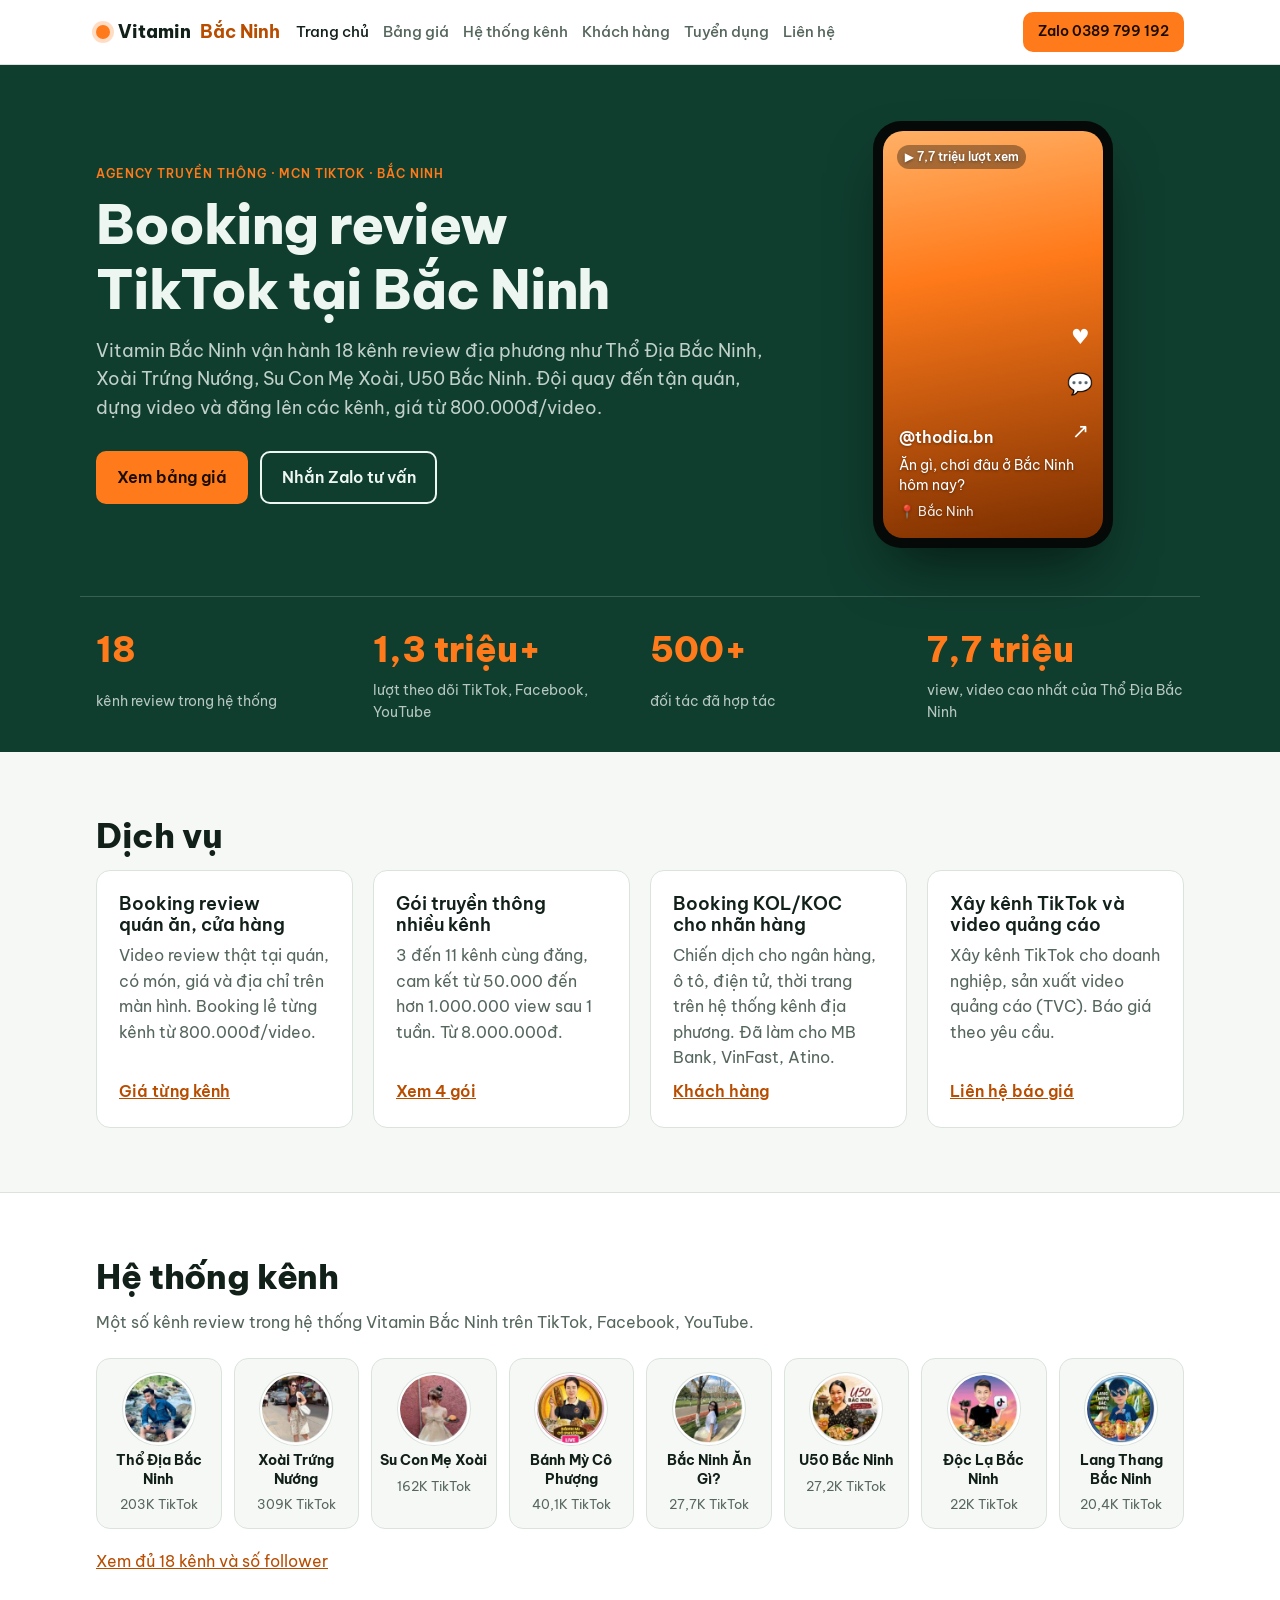
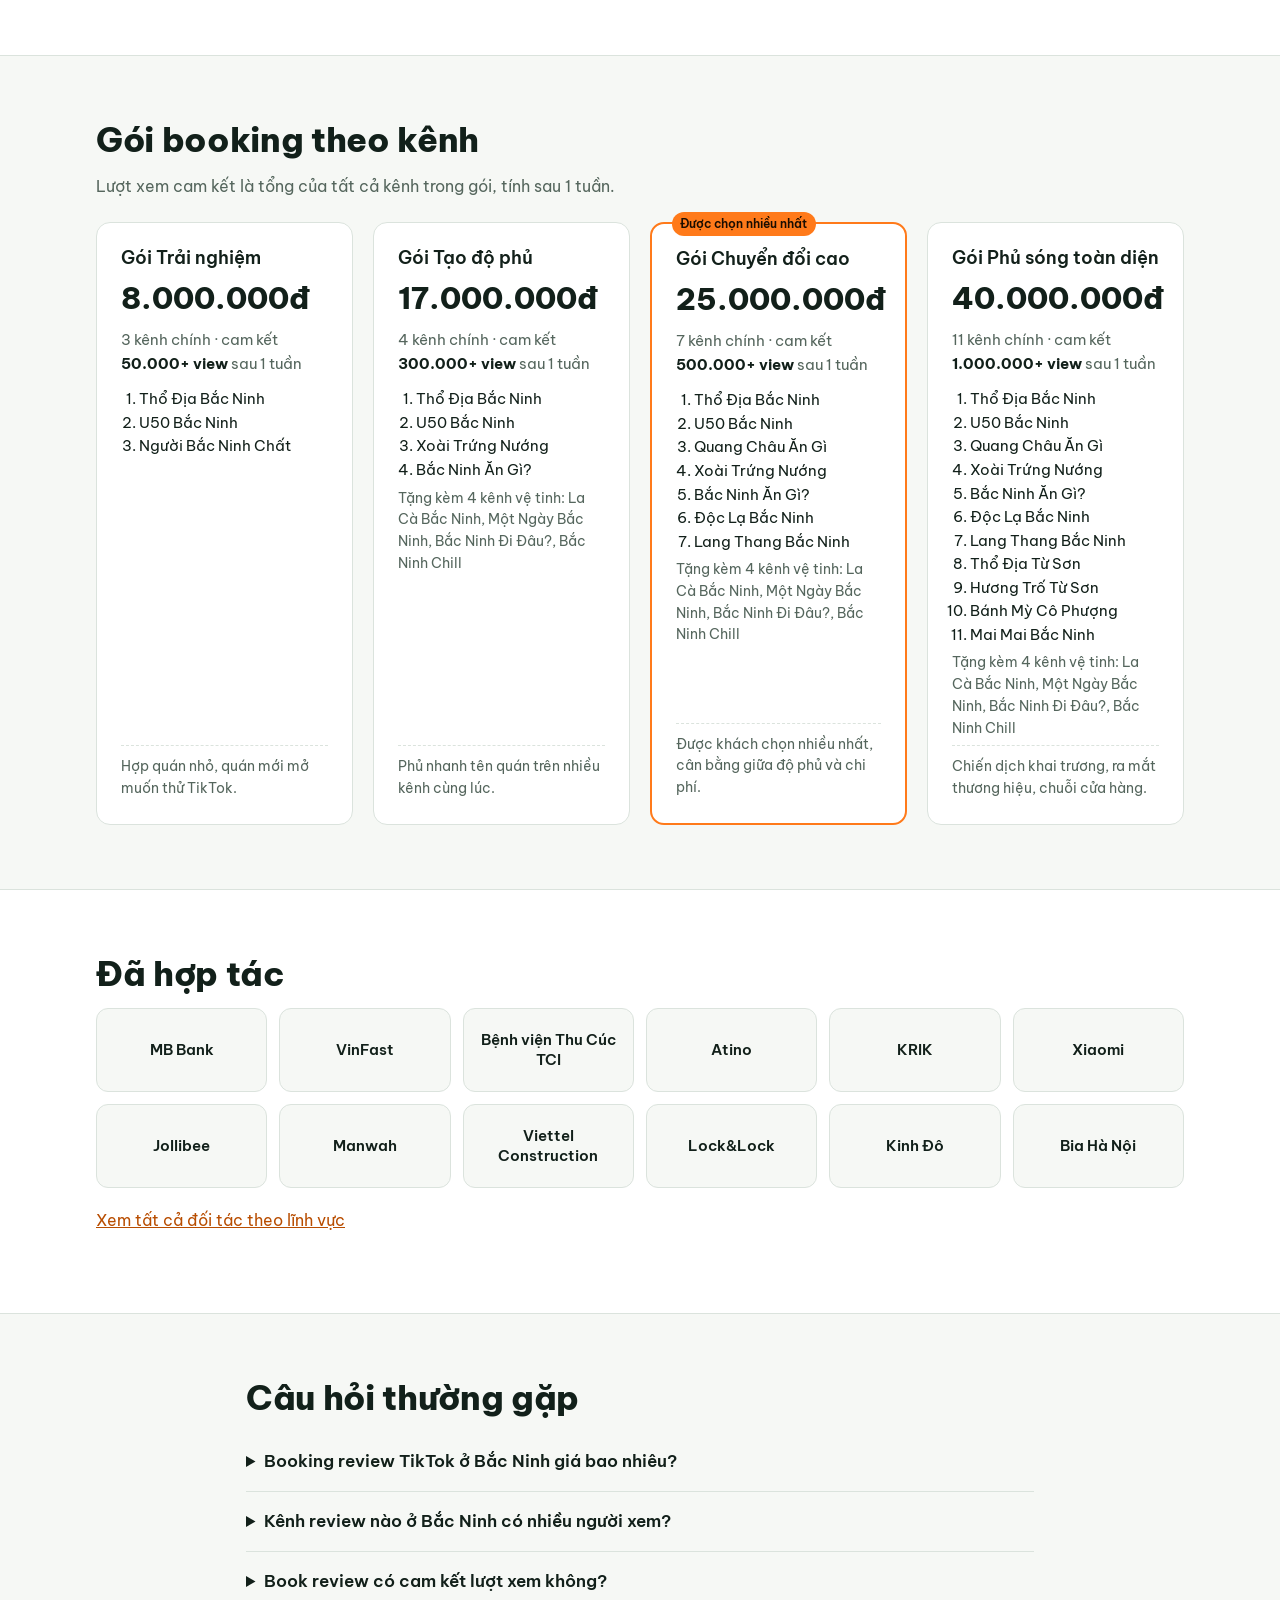
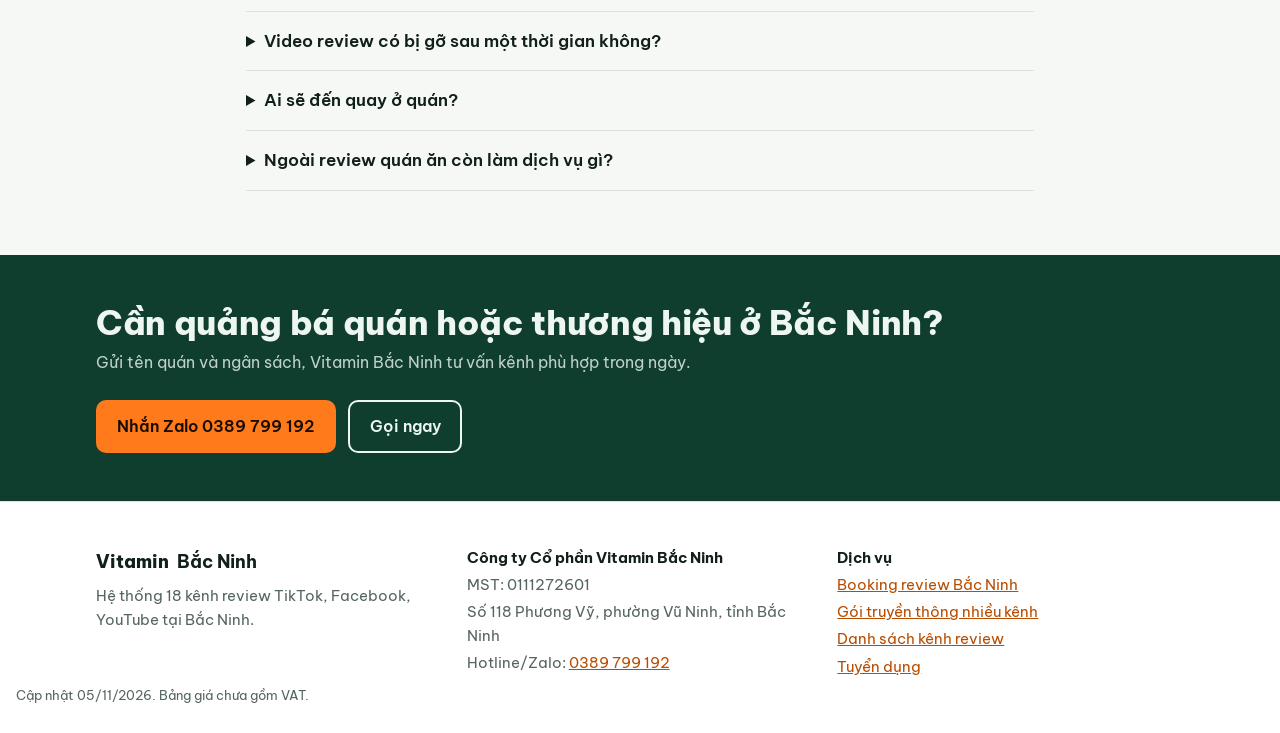
<file: index.html>
<!doctype html>
<html lang="vi"><head><meta charset="utf-8"><meta name="viewport" content="width=device-width, initial-scale=1, viewport-fit=cover">
<title>Booking review TikTok tại Bắc Ninh | Vitamin Bắc Ninh</title>
<meta name="description" content="Vitamin Bắc Ninh: hệ thống 18 kênh review TikTok tại Bắc Ninh (Thổ Địa Bắc Ninh, Xoài Trứng Nướng, U50). Booking review quán ăn từ 800.000đ, gói nhiều kênh từ 8 triệu. Zalo 0389 799 192.">
<meta name="claude:viewport-fit-sides" content="cover">
<link rel="canonical" href="https://vitaminbacninh.github.io/">
<meta property="og:type" content="website"><meta property="og:title" content="Booking review TikTok tại Bắc Ninh | Vitamin Bắc Ninh"><meta property="og:description" content="Vitamin Bắc Ninh: hệ thống 18 kênh review TikTok tại Bắc Ninh (Thổ Địa Bắc Ninh, Xoài Trứng Nướng, U50). Booking review quán ăn từ 800.000đ, gói nhiều kênh từ 8 triệu. Zalo 0389 799 192."><meta property="og:url" content="https://vitaminbacninh.github.io/"><meta property="og:locale" content="vi_VN">
<link rel="preconnect" href="https://fonts.googleapis.com"><link rel="preconnect" href="https://fonts.gstatic.com" crossorigin><link rel="stylesheet" href="https://fonts.googleapis.com/css2?family=Be+Vietnam+Pro:wght@400;500;600;800&display=swap">
<style>/* Layout: dải ngang toàn chiều rộng, nội dung trong khung 1120px; chữ Be Vietnam Pro */
:root{--bg:#f6f8f5;--panel:#ffffff;--ink:#12201a;--muted:#55665d;--line:#dbe3dd;--green:#0f3d2e;--green-2:#175c44;--citrus:#ff7a1a;--citrus-ink:#b84d00;--on-green:#eef6f1;--font:"Be Vietnam Pro",system-ui,-apple-system,"Segoe UI",Roboto,Arial,sans-serif;color-scheme:light}
@media (prefers-color-scheme:dark){:root:not([data-theme="light"]){--bg:#0d1512;--panel:#14201b;--ink:#e8efea;--muted:#a3b4ab;--line:#26352e;--green:#0b2c21;--green-2:#1f7a5a;--citrus:#ff8a33;--citrus-ink:#ffa45c;--on-green:#e8f3ed;color-scheme:dark}}
:root[data-theme="dark"]{--bg:#0d1512;--panel:#14201b;--ink:#e8efea;--muted:#a3b4ab;--line:#26352e;--green:#0b2c21;--green-2:#1f7a5a;--citrus:#ff8a33;--citrus-ink:#ffa45c;--on-green:#e8f3ed;color-scheme:dark}
*{box-sizing:border-box}
html{-webkit-text-size-adjust:100%}
body{margin:0;background:var(--bg);color:var(--ink);font-family:var(--font);font-size:16px;line-height:1.6}
a{color:var(--citrus-ink)}
a:focus-visible,.btn:focus-visible,summary:focus-visible{outline:2px solid var(--citrus);outline-offset:2px}
.wrap{max-width:1120px;margin:0 auto;padding-left:max(16px,env(safe-area-inset-left,0px));padding-right:max(16px,env(safe-area-inset-right,0px))}
.narrow{max-width:820px}
h1,h2,h3{line-height:1.2;text-wrap:balance;margin:0}
h1{font-size:clamp(2rem,5vw,3.4rem);font-weight:800;letter-spacing:-.02em}
h2{font-size:clamp(1.5rem,3vw,2.1rem);font-weight:800;letter-spacing:-.01em;margin-bottom:.4em}
h3{font-size:1.1rem;font-weight:600}
.eyebrow{text-transform:uppercase;letter-spacing:.08em;font-size:.78rem;font-weight:600;color:var(--citrus-ink);margin:0 0 .6em}
.lead{font-size:1.12rem;color:var(--muted);max-width:62ch;margin:.8em 0 0}
.sub{color:var(--muted);margin:0 0 1.4em;max-width:65ch}
.btn{display:inline-block;background:var(--citrus);color:#1a0d00;font-weight:600;text-decoration:none;padding:.75em 1.2em;border-radius:10px;border:2px solid var(--citrus)}
.btn:hover{filter:brightness(1.05)}
.btn-ghost{background:transparent;color:inherit;border-color:currentColor}
.btn-sm{padding:.45em .9em;font-size:.9rem;white-space:nowrap}
.top{position:sticky;top:env(safe-area-inset-top,0px);z-index:5;background:var(--panel);border-bottom:1px solid var(--line)}
body::before{content:"";position:fixed;inset:0 0 auto;height:env(safe-area-inset-top,0px);z-index:10;background:var(--panel)}
.top-in{display:flex;align-items:center;gap:16px;padding-block:12px;flex-wrap:wrap}
.logo{font-weight:800;font-size:1.15rem;color:var(--ink);text-decoration:none;display:inline-flex;align-items:center;gap:.45em;margin:0}
.logo b{color:var(--citrus-ink)}
.dot{width:14px;height:14px;border-radius:50%;background:var(--citrus);box-shadow:0 0 0 4px color-mix(in srgb,var(--citrus) 25%,transparent)}
.top nav{display:flex;gap:4px 14px;flex-wrap:wrap;flex:1;min-width:0}
.top nav a{white-space:nowrap;color:var(--muted);text-decoration:none;font-weight:500;font-size:.95rem}
.top nav a[aria-current="page"],.top nav a:hover{color:var(--ink)}
@media (max-width:720px){.top-in{gap:8px 12px}.top nav{order:3;flex-basis:100%;overflow-x:auto;flex-wrap:nowrap;padding-bottom:4px}.top-in .btn-sm{margin-left:auto;font-size:.82rem;padding:.4em .7em}.logo{font-size:1rem}}
.hero{background:var(--green);color:var(--on-green);padding-block:56px 0}
.hero-in{display:grid;grid-template-columns:minmax(0,1.4fr) minmax(0,.8fr);gap:40px;align-items:center}
.hero .lead{color:color-mix(in srgb,var(--on-green) 80%,transparent)}
.hero .eyebrow{color:var(--citrus)}
.hero-act{display:flex;gap:12px;flex-wrap:wrap;margin-top:28px}
.hero .btn-ghost{color:var(--on-green)}
.phone{justify-self:center;width:min(240px,100%);aspect-ratio:9/16;max-width:100%;border-radius:28px;padding:10px;background:#050a08;box-shadow:0 30px 60px -20px rgba(0,0,0,.6)}
.phone-screen{position:relative;height:100%;border-radius:20px;background:linear-gradient(170deg,#ffb066 0%,#ff7a1a 35%,#7a2e00 100%);color:#fff;padding:16px;display:flex;flex-direction:column;justify-content:flex-end;gap:6px;overflow:hidden}
.phone-screen p{margin:0;text-shadow:0 1px 3px rgba(0,0,0,.4)}
.ph-handle{font-weight:600}.ph-cap{font-size:.9rem;line-height:1.35}.ph-loc{font-size:.8rem;opacity:.9}
.ph-views{position:absolute;top:14px;left:14px;font-size:.75rem;font-weight:600;background:rgba(0,0,0,.35);padding:.2em .6em;border-radius:999px}
.ph-side{position:absolute;right:10px;bottom:90px;list-style:none;margin:0;padding:0;display:grid;gap:14px;font-size:1.3rem;text-align:center}
.stats{list-style:none;margin:48px auto 0;padding:24px max(16px,env(safe-area-inset-right,0px)) 28px max(16px,env(safe-area-inset-left,0px));max-width:1120px;display:grid;grid-template-columns:repeat(4,minmax(0,1fr));gap:20px;border-top:1px solid color-mix(in srgb,var(--on-green) 18%,transparent)}
.stats li{display:grid;gap:2px}
.stats b{font-size:clamp(1.5rem,3vw,2.2rem);font-weight:800;color:var(--citrus);font-variant-numeric:tabular-nums}
.stats span{font-size:.88rem;color:color-mix(in srgb,var(--on-green) 75%,transparent)}
@media (max-width:820px){.hero-in{grid-template-columns:1fr}.phone{width:200px}.stats{grid-template-columns:repeat(2,minmax(0,1fr))}}
.sec{padding-block:64px}
.sec.alt{background:var(--panel);border-block:1px solid var(--line)}
.pagehead{background:var(--green);color:var(--on-green);padding-block:56px 48px}
.pagehead .lead{color:color-mix(in srgb,var(--on-green) 80%,transparent)}
.pagehead .eyebrow{color:var(--citrus)}
.svc{display:grid;grid-template-columns:repeat(auto-fit,minmax(min(100%,240px),1fr));gap:20px}
.svc article{display:flex;flex-direction:column;gap:8px;padding:22px;border:1px solid var(--line);border-radius:14px;background:var(--panel)}
.sec.alt .svc article{background:var(--bg)}
.svc p{margin:0;color:var(--muted)}
.svc a{margin-top:auto;font-weight:600}
.pkgs{display:grid;grid-template-columns:repeat(auto-fit,minmax(min(100%,240px),1fr));gap:20px;align-items:stretch}
.pkg{position:relative;display:flex;flex-direction:column;gap:6px;padding:24px;border:1px solid var(--line);border-radius:14px;background:var(--bg)}
.sec:not(.alt) .pkg{background:var(--panel)}
.pkg.hot{border:2px solid var(--citrus)}
.tag{position:absolute;top:-12px;left:20px;background:var(--citrus);color:#1a0d00;font-size:.75rem;font-weight:600;padding:.2em .7em;border-radius:999px}
.price{font-size:1.9rem;font-weight:800;margin:0;font-variant-numeric:tabular-nums}
.meta{margin:0;color:var(--muted);font-size:.92rem}
.meta b{color:var(--ink)}
.chans{margin:.4em 0 0;padding-left:1.2em;font-size:.92rem}
.sat,.note{margin:0;font-size:.85rem;color:var(--muted)}
.note{margin-top:auto;padding-top:10px;border-top:1px dashed var(--line)}
.brands{font-size:1.15rem;font-weight:600;line-height:1.9;max-width:900px}
.faq details{border-bottom:1px solid var(--line);padding:16px 0}
.faq summary{cursor:pointer;font-weight:600;font-size:1.05rem}
.faq p{margin:.6em 0 0;color:var(--muted)}
.cta{background:var(--green);color:var(--on-green);padding-block:48px}
.cta-in{display:flex;gap:24px;align-items:center;justify-content:space-between;flex-wrap:wrap}
.cta h2{margin:0}.cta p{margin:.4em 0 0;color:color-mix(in srgb,var(--on-green) 80%,transparent)}
.cta-act{display:flex;gap:12px;flex-wrap:wrap}
.cta .btn-ghost{color:var(--on-green)}
.tbl{overflow-x:auto;border:1px solid var(--line);border-radius:12px;background:var(--panel)}
table{border-collapse:collapse;width:100%;font-size:.95rem}
th,td{padding:10px 14px;text-align:left;border-bottom:1px solid var(--line);vertical-align:top}
th{font-weight:600;color:var(--muted);font-size:.85rem;background:var(--bg);white-space:nowrap}
tbody tr:last-child td{border-bottom:0}
.num{text-align:right;font-variant-numeric:tabular-nums;white-space:nowrap}
.steps{list-style:none;counter-reset:s;margin:0;padding:0;display:grid;grid-template-columns:repeat(auto-fit,minmax(min(100%,220px),1fr));gap:20px}
.steps li{counter-increment:s;display:grid;gap:6px;padding:20px;border-left:3px solid var(--citrus);background:var(--panel)}
.steps li::before{content:"Bước " counter(s);font-size:.78rem;font-weight:600;color:var(--citrus-ink);text-transform:uppercase;letter-spacing:.06em}
.steps span{color:var(--muted)}
.feat{display:grid;grid-template-columns:repeat(auto-fit,minmax(min(100%,220px),1fr));gap:20px;margin-bottom:48px}
.feat article{padding:20px;border:1px solid var(--line);border-radius:14px;background:var(--panel)}
.feat p{margin:.3em 0 0;color:var(--muted);font-size:.92rem}
.big{font-size:2rem;font-weight:800;color:var(--ink)!important;margin:.2em 0!important;font-variant-numeric:tabular-nums}
.contact{display:grid;grid-template-columns:repeat(auto-fit,minmax(min(100%,240px),1fr));gap:20px;margin-bottom:40px}
.card{padding:22px;border:1px solid var(--line);border-radius:14px;background:var(--panel)}
.card p{margin:.4em 0 0}
.big a{color:inherit;text-decoration:none}
.list{padding-left:1.2em}
.foot{background:var(--panel);border-top:1px solid var(--line);padding-block:40px 24px;font-size:.92rem;color:var(--muted)}
.foot-in{display:grid;grid-template-columns:repeat(auto-fit,minmax(min(100%,240px),1fr));gap:24px}
.foot p{margin:.25em 0}.foot b{color:var(--ink)}
.fine{margin-top:24px;font-size:.8rem}
@media (prefers-reduced-motion:no-preference){.btn{transition:filter .15s}}
/* Thẻ kênh: ảnh đại diện + số follower từng nền tảng */
.av{width:72px;height:72px;border-radius:50%;object-fit:cover;flex:none;background:var(--line);border:2px solid var(--panel);box-shadow:0 0 0 1px var(--line)}
.av-ph{display:inline-grid;place-items:center;font-weight:800;font-size:1.3rem;color:var(--on-green);background:var(--green-2)}
.chs{display:grid;grid-template-columns:repeat(auto-fill,minmax(min(100%,260px),1fr));gap:16px}
.ch{display:flex;flex-direction:column;gap:12px;padding:18px;border:1px solid var(--line);border-radius:14px;background:var(--panel)}
.ch-top{display:flex;gap:14px;align-items:center;min-width:0}
.ch-top>div{min-width:0}
.ch h3{font-size:1.05rem}
.handle,.grp{margin:0;font-size:.85rem;color:var(--muted);overflow-wrap:anywhere}
.grp{font-size:.8rem}
.plats{list-style:none;margin:0;padding:0;display:grid;gap:6px}
.plats a,.plats .nolink{display:flex;justify-content:space-between;align-items:center;gap:8px;padding:6px 10px;border-radius:8px;background:var(--bg);color:var(--ink);text-decoration:none;font-size:.92rem}
.plats a:hover{box-shadow:inset 0 0 0 1px var(--citrus)}
.plats b{font-variant-numeric:tabular-nums}
.pl{display:inline-flex;align-items:center;gap:6px;font-weight:500}
.pl::before{content:"";width:10px;height:10px;border-radius:3px;background:var(--muted)}
.pl.tt::before{background:#111;box-shadow:2px 0 0 #25f4ee,-2px 0 0 #fe2c55}
.pl.fb::before{background:#1877f2}
.pl.yt::before{background:#ff0000}
.plats a .pl::after{content:"↗";font-size:.75rem;color:var(--muted)}
.soon{margin:0;font-size:.88rem;color:var(--muted);padding:6px 10px;border-radius:8px;background:var(--bg)}
.ch-price{margin:auto 0 0;padding-top:10px;border-top:1px dashed var(--line);font-weight:700;font-variant-numeric:tabular-nums}
.ch-price span{font-weight:400;color:var(--muted);font-size:.88rem}
.strip{list-style:none;margin:0 0 20px;padding:0;display:grid;grid-template-columns:repeat(8,minmax(0,1fr));gap:12px}
.strip a{height:100%;display:flex;flex-direction:column;align-items:center;text-align:center;gap:6px;padding:14px 8px;border-radius:14px;text-decoration:none;color:var(--ink);background:var(--bg);border:1px solid var(--line)}
.strip a:hover{border-color:var(--citrus)}
.strip b{font-size:.88rem;line-height:1.3}
.strip span{font-size:.8rem;color:var(--muted)}
@media (max-width:1000px){.strip{grid-template-columns:repeat(4,minmax(0,1fr))}}
@media (max-width:520px){.strip{gap:8px}.strip a{padding:10px 4px}.strip .av{width:56px;height:56px}.strip b{font-size:.78rem}.strip span{font-size:.72rem}}
.feat{grid-template-columns:repeat(4,minmax(0,1fr))}
@media (max-width:900px){.feat{grid-template-columns:repeat(2,minmax(0,1fr))}}
@media (max-width:520px){.feat{grid-template-columns:1fr}}
/* Lưới logo đối tác: có file logo thì hiện ảnh, chưa có thì hiện ô tên đồng bộ */
.logos{list-style:none;margin:0 0 20px;padding:0;display:grid;grid-template-columns:repeat(auto-fill,minmax(min(100%,150px),1fr));gap:12px}
.lg{display:grid;place-items:center;min-height:84px;padding:14px;border:1px solid var(--line);border-radius:12px;background:#fff}
.lg img{max-width:100%;max-height:48px;object-fit:contain}
.lg-txt{background:var(--panel)}
.lg-txt span{font-weight:600;font-size:.95rem;text-align:center;line-height:1.3;color:var(--ink)}
.sec.alt .lg-txt{background:var(--bg)}
.lg-group{margin-top:28px}.lg-group h3{margin-bottom:12px;color:var(--muted);font-size:.95rem;text-transform:uppercase;letter-spacing:.05em}
/* Tuyển dụng */
.jobs{display:grid;gap:20px}
.job{padding:24px;border:1px solid var(--line);border-radius:14px;background:var(--panel);display:grid;gap:10px}
.job h3{font-size:1.3rem}.job p{margin:0}
.job h4{margin:0 0 4px;font-size:.95rem}
.job-meta{color:var(--citrus-ink);font-weight:600;font-size:.9rem}
.job-cols{display:grid;grid-template-columns:repeat(auto-fit,minmax(min(100%,280px),1fr));gap:8px 24px}
.job-cols .list{margin:0}
.job-pay{padding:12px 14px;border-radius:10px;background:var(--bg)}
.apply{display:grid;gap:14px}
.apply label{display:grid;gap:6px;font-weight:600;font-size:.95rem}
.apply input,.apply select,.apply textarea{font:inherit;font-weight:400;padding:.65em .8em;border:1px solid var(--line);border-radius:10px;background:var(--panel);color:var(--ink);width:100%}
.apply input:focus-visible,.apply select:focus-visible,.apply textarea:focus-visible{outline:2px solid var(--citrus);outline-offset:1px}
.apply-act{display:flex;gap:12px;flex-wrap:wrap}
.apply button{cursor:pointer;font:inherit;font-weight:600}
.err{margin:0;color:#c0392b;font-weight:600}
.svc3{grid-template-columns:repeat(3,minmax(0,1fr))}
@media (max-width:820px){.svc3{grid-template-columns:repeat(2,minmax(0,1fr))}}
@media (max-width:520px){.svc3{grid-template-columns:1fr}}
.jobs-grid{grid-template-columns:repeat(auto-fill,minmax(min(100%,320px),1fr))}
.jobs-grid .job{align-content:start}
.jobs-grid .job>p:last-child{margin-top:auto}
.kinds{display:flex;flex-wrap:wrap;gap:6px}
.kinds span{font-size:.78rem;font-weight:600;padding:.2em .65em;border-radius:999px;background:color-mix(in srgb,var(--citrus) 16%,transparent);color:var(--citrus-ink)}
.job-apply{font-weight:600}
.apply fieldset{border:1px solid var(--line);border-radius:10px;padding:12px 14px;margin:0;display:grid;gap:8px}
.apply legend{font-weight:600;font-size:.95rem;padding:0 4px}
.apply .chk{display:flex;align-items:center;gap:10px;font-weight:400}
.apply .chk input{width:18px;height:18px;flex:none;accent-color:var(--citrus)}
</style>
<script type="application/ld+json">{"@context": "https://schema.org", "@type": ["LocalBusiness", "ProfessionalService"], "@id": "https://vitaminbacninh.github.io/#org", "name": "Vitamin Bắc Ninh", "legalName": "Công ty Cổ phần Vitamin Bắc Ninh", "taxID": "0111272601", "url": "https://vitaminbacninh.github.io/", "telephone": "+84389799192", "description": "Vitamin Bắc Ninh vận hành hệ thống 18 kênh review TikTok, Facebook, YouTube tại Bắc Ninh, nhận booking review quán ăn, cửa hàng, booking KOL/KOC, xây kênh và sản xuất video quảng cáo.", "address": {"@type": "PostalAddress", "streetAddress": "Số 118 Phương Vỹ, phường Vũ Ninh", "addressRegion": "Bắc Ninh", "addressCountry": "VN"}, "areaServed": ["Bắc Ninh", "Từ Sơn", "Tiên Du", "Yên Phong", "Quế Võ", "Việt Yên"], "priceRange": "800.000đ – 40.000.000đ", "sameAs": ["https://www.tiktok.com/@thodia.bn", "https://www.youtube.com/@Thodiabacninh", "https://www.facebook.com/Thodiabacninh99/", "https://www.tiktok.com/@bacninhangii"]}</script>
<script type="application/ld+json">{"@context": "https://schema.org", "@type": "FAQPage", "mainEntity": [{"@type": "Question", "name": "Booking review TikTok ở Bắc Ninh giá bao nhiêu?", "acceptedAnswer": {"@type": "Answer", "text": "Tại Vitamin Bắc Ninh, booking lẻ một kênh từ 800.000đ đến 10.000.000đ/video tùy độ lớn của kênh. Kênh lớn nhất là Thổ Địa Bắc Ninh, 6.000.000đ/video. Gói nhiều kênh cùng đăng từ 8.000.000đ (3 kênh) đến 40.000.000đ (11 kênh chính và 4 kênh vệ tinh)."}}, {"@type": "Question", "name": "Kênh review nào ở Bắc Ninh có nhiều người xem?", "acceptedAnswer": {"@type": "Answer", "text": "Hệ thống Vitamin Bắc Ninh có các kênh Thổ Địa Bắc Ninh (203K follower TikTok, 246K Facebook), Xoài Trứng Nướng (309K TikTok, 213K YouTube), Su Con Mẹ Xoài (162K TikTok) và U50 Bắc Ninh. Thổ Địa Bắc Ninh có 25 video trên 1 triệu lượt xem, video cao nhất 7,7 triệu lượt xem."}}, {"@type": "Question", "name": "Book review có cam kết lượt xem không?", "acceptedAnswer": {"@type": "Answer", "text": "Có, với booking theo gói. Lượt xem cam kết là tổng của tất cả kênh trong gói, tính sau 1 tuần: gói 8 triệu từ 50.000 view, gói 17 triệu từ 300.000 view, gói 25 triệu từ 500.000 view, gói 40 triệu từ 1.000.000 view."}}, {"@type": "Question", "name": "Video review có bị gỡ sau một thời gian không?", "acceptedAnswer": {"@type": "Answer", "text": "Không. Video đăng trên kênh được giữ lâu dài, người xem vẫn tìm thấy quán qua video sau nhiều tháng."}}, {"@type": "Question", "name": "Ai sẽ đến quay ở quán?", "acceptedAnswer": {"@type": "Answer", "text": "Đội quay của Vitamin Bắc Ninh đến tận quán, quay món ăn, không gian, giá và đường đến, sau đó dựng video và đăng lên các kênh đã chọn. Chủ quán duyệt video trước khi đăng."}}, {"@type": "Question", "name": "Ngoài review quán ăn còn làm dịch vụ gì?", "acceptedAnswer": {"@type": "Answer", "text": "Vitamin Bắc Ninh nhận booking KOL/KOC cho nhãn hàng, xây kênh TikTok cho doanh nghiệp và sản xuất video quảng cáo (TVC). Liên hệ hotline/Zalo 0389 799 192 để nhận báo giá."}}]}</script>
</head><body>
<header class="top"><div class="wrap top-in">
<a class="logo" href="index.html"><span class="dot" aria-hidden="true"></span>Vitamin <b>Bắc Ninh</b></a>
<nav aria-label="Menu chính"><a href="index.html" aria-current="page">Trang chủ</a><a href="bang-gia.html">Bảng giá</a><a href="he-thong-kenh.html">Hệ thống kênh</a><a href="khach-hang.html">Khách hàng</a><a href="tuyen-dung.html">Tuyển dụng</a><a href="lien-he.html">Liên hệ</a></nav>
<a class="btn btn-sm" href="https://zalo.me/0389799192" rel="noopener">Zalo 0389 799 192</a>
</div></header>
<main><section class="hero"><div class="wrap hero-in">
<div class="hero-copy">
<p class="eyebrow">Agency truyền thông · MCN TikTok · Bắc Ninh</p>
<h1>Booking review TikTok tại Bắc Ninh</h1>
<p class="lead">Vitamin Bắc Ninh vận hành 18 kênh review địa phương như Thổ Địa Bắc Ninh, Xoài Trứng Nướng, Su Con Mẹ Xoài, U50 Bắc Ninh. Đội quay đến tận quán, dựng video và đăng lên các kênh, giá từ 800.000đ/video.</p>
<div class="hero-act"><a class="btn" href="bang-gia.html">Xem bảng giá</a><a class="btn btn-ghost" href="https://zalo.me/0389799192" rel="noopener">Nhắn Zalo tư vấn</a></div>
</div>
<div class="phone" aria-hidden="true"><div class="phone-screen">
<p class="ph-handle">@thodia.bn</p>
<p class="ph-cap">Ăn gì, chơi đâu ở Bắc Ninh hôm nay?</p>
<p class="ph-loc">📍 Bắc Ninh</p>
<ul class="ph-side"><li>♥</li><li>💬</li><li>↗</li></ul>
<p class="ph-views">▶ 7,7 triệu lượt xem</p>
</div></div>
</div><ul class="stats">
<li><b>18</b><span>kênh review trong hệ thống</span></li>
<li><b>1,3 triệu+</b><span>lượt theo dõi TikTok, Facebook, YouTube</span></li>
<li><b>500+</b><span>đối tác đã hợp tác</span></li>
<li><b>7,7 triệu</b><span>view, video cao nhất của Thổ Địa Bắc Ninh</span></li>
</ul></section>

<section class="sec"><div class="wrap">
<h2>Dịch vụ</h2>
<div class="svc">
<article><h3>Booking review quán ăn, cửa hàng</h3><p>Video review thật tại quán, có món, giá và địa chỉ trên màn hình. Booking lẻ từng kênh từ 800.000đ/video.</p><a href="bang-gia.html#le">Giá từng kênh</a></article>
<article><h3>Gói truyền thông nhiều kênh</h3><p>3 đến 11 kênh cùng đăng, cam kết từ 50.000 đến hơn 1.000.000 view sau 1 tuần. Từ 8.000.000đ.</p><a href="bang-gia.html#goi">Xem 4 gói</a></article>
<article><h3>Booking KOL/KOC cho nhãn hàng</h3><p>Chiến dịch cho ngân hàng, ô tô, điện tử, thời trang trên hệ thống kênh địa phương. Đã làm cho MB Bank, VinFast, Atino.</p><a href="khach-hang.html">Khách hàng</a></article>
<article><h3>Xây kênh TikTok và video quảng cáo</h3><p>Xây kênh TikTok cho doanh nghiệp, sản xuất video quảng cáo (TVC). Báo giá theo yêu cầu.</p><a href="lien-he.html">Liên hệ báo giá</a></article>
</div></div></section>

<section class="sec alt"><div class="wrap">
<h2>Hệ thống kênh</h2>
<p class="sub">Một số kênh review trong hệ thống Vitamin Bắc Ninh trên TikTok, Facebook, YouTube.</p>
<ul class="strip"><li><a href="https://www.tiktok.com/@thodia.bn" rel="noopener" target="_blank"><img class="av" src="img/kenh/thodia.bn.jpg" width="72" height="72" loading="lazy" alt="Kênh Thổ Địa Bắc Ninh"><b>Thổ Địa Bắc Ninh</b><span>203K TikTok</span></a></li><li><a href="https://www.tiktok.com/@xoaitrungnuong" rel="noopener" target="_blank"><img class="av" src="img/kenh/xoaitrungnuong.jpg" width="72" height="72" loading="lazy" alt="Kênh Xoài Trứng Nướng"><b>Xoài Trứng Nướng</b><span>309K TikTok</span></a></li><li><a href="https://www.tiktok.com/@suconmexoai" rel="noopener" target="_blank"><img class="av" src="img/kenh/suconmexoai.jpg" width="72" height="72" loading="lazy" alt="Kênh Su Con Mẹ Xoài"><b>Su Con Mẹ Xoài</b><span>162K TikTok</span></a></li><li><a href="https://www.tiktok.com/@banhmycophuong" rel="noopener" target="_blank"><img class="av" src="img/kenh/banhmycophuong.jpg" width="72" height="72" loading="lazy" alt="Kênh Bánh Mỳ Cô Phượng"><b>Bánh Mỳ Cô Phượng</b><span>40,1K TikTok</span></a></li><li><a href="https://www.tiktok.com/@bacninhangii" rel="noopener" target="_blank"><img class="av" src="img/kenh/bacninhangii.jpg" width="72" height="72" loading="lazy" alt="Kênh Bắc Ninh Ăn Gì?"><b>Bắc Ninh Ăn Gì?</b><span>27,7K TikTok</span></a></li><li><a href="https://www.tiktok.com/@u50bacninh" rel="noopener" target="_blank"><img class="av" src="img/kenh/u50bacninh.jpg" width="72" height="72" loading="lazy" alt="Kênh U50 Bắc Ninh"><b>U50 Bắc Ninh</b><span>27,2K TikTok</span></a></li><li><a href="https://www.tiktok.com/@doclabacninh" rel="noopener" target="_blank"><img class="av" src="img/kenh/doclabacninh.jpg" width="72" height="72" loading="lazy" alt="Kênh Độc Lạ Bắc Ninh"><b>Độc Lạ Bắc Ninh</b><span>22K TikTok</span></a></li><li><a href="https://www.tiktok.com/@langthang.bacninh" rel="noopener" target="_blank"><img class="av" src="img/kenh/langthang.bacninh.jpg" width="72" height="72" loading="lazy" alt="Kênh Lang Thang Bắc Ninh"><b>Lang Thang Bắc Ninh</b><span>20,4K TikTok</span></a></li></ul>
<p><a href="he-thong-kenh.html">Xem đủ 18 kênh và số follower</a></p>
</div></section>

<section class="sec" id="goi"><div class="wrap">
<h2>Gói booking theo kênh</h2>
<p class="sub">Lượt xem cam kết là tổng của tất cả kênh trong gói, tính sau 1 tuần.</p>
<div class="pkgs"><article class="pkg">
<h3>Gói Trải nghiệm</h3>
<p class="price">8.000.000đ</p>
<p class="meta">3 kênh chính · cam kết <b>50.000+ view</b> sau 1 tuần</p>
<ol class="chans"><li>Thổ Địa Bắc Ninh</li><li>U50 Bắc Ninh</li><li>Người Bắc Ninh Chất</li></ol>
<p class="note">Hợp quán nhỏ, quán mới mở muốn thử TikTok.</p>
</article><article class="pkg">
<h3>Gói Tạo độ phủ</h3>
<p class="price">17.000.000đ</p>
<p class="meta">4 kênh chính · cam kết <b>300.000+ view</b> sau 1 tuần</p>
<ol class="chans"><li>Thổ Địa Bắc Ninh</li><li>U50 Bắc Ninh</li><li>Xoài Trứng Nướng</li><li>Bắc Ninh Ăn Gì?</li></ol><p class="sat">Tặng kèm 4 kênh vệ tinh: La Cà Bắc Ninh, Một Ngày Bắc Ninh, Bắc Ninh Đi Đâu?, Bắc Ninh Chill</p>
<p class="note">Phủ nhanh tên quán trên nhiều kênh cùng lúc.</p>
</article><article class="pkg hot"><span class="tag">Được chọn nhiều nhất</span>
<h3>Gói Chuyển đổi cao</h3>
<p class="price">25.000.000đ</p>
<p class="meta">7 kênh chính · cam kết <b>500.000+ view</b> sau 1 tuần</p>
<ol class="chans"><li>Thổ Địa Bắc Ninh</li><li>U50 Bắc Ninh</li><li>Quang Châu Ăn Gì</li><li>Xoài Trứng Nướng</li><li>Bắc Ninh Ăn Gì?</li><li>Độc Lạ Bắc Ninh</li><li>Lang Thang Bắc Ninh</li></ol><p class="sat">Tặng kèm 4 kênh vệ tinh: La Cà Bắc Ninh, Một Ngày Bắc Ninh, Bắc Ninh Đi Đâu?, Bắc Ninh Chill</p>
<p class="note">Được khách chọn nhiều nhất, cân bằng giữa độ phủ và chi phí.</p>
</article><article class="pkg">
<h3>Gói Phủ sóng toàn diện</h3>
<p class="price">40.000.000đ</p>
<p class="meta">11 kênh chính · cam kết <b>1.000.000+ view</b> sau 1 tuần</p>
<ol class="chans"><li>Thổ Địa Bắc Ninh</li><li>U50 Bắc Ninh</li><li>Quang Châu Ăn Gì</li><li>Xoài Trứng Nướng</li><li>Bắc Ninh Ăn Gì?</li><li>Độc Lạ Bắc Ninh</li><li>Lang Thang Bắc Ninh</li><li>Thổ Địa Từ Sơn</li><li>Hương Trố Từ Sơn</li><li>Bánh Mỳ Cô Phượng</li><li>Mai Mai Bắc Ninh</li></ol><p class="sat">Tặng kèm 4 kênh vệ tinh: La Cà Bắc Ninh, Một Ngày Bắc Ninh, Bắc Ninh Đi Đâu?, Bắc Ninh Chill</p>
<p class="note">Chiến dịch khai trương, ra mắt thương hiệu, chuỗi cửa hàng.</p>
</article></div>
</div></section>

<section class="sec alt"><div class="wrap">
<h2>Đã hợp tác</h2>
<ul class="logos"><li class="lg lg-txt"><span>MB Bank</span></li><li class="lg lg-txt"><span>VinFast</span></li><li class="lg lg-txt"><span>Bệnh viện Thu Cúc TCI</span></li><li class="lg lg-txt"><span>Atino</span></li><li class="lg lg-txt"><span>KRIK</span></li><li class="lg lg-txt"><span>Xiaomi</span></li><li class="lg lg-txt"><span>Jollibee</span></li><li class="lg lg-txt"><span>Manwah</span></li><li class="lg lg-txt"><span>Viettel Construction</span></li><li class="lg lg-txt"><span>Lock&amp;Lock</span></li><li class="lg lg-txt"><span>Kinh Đô</span></li><li class="lg lg-txt"><span>Bia Hà Nội</span></li></ul>
<p><a href="khach-hang.html">Xem tất cả đối tác theo lĩnh vực</a></p>
</div></section>

<section class="sec"><div class="wrap narrow">
<h2>Câu hỏi thường gặp</h2>
<div class="faq"><details><summary>Booking review TikTok ở Bắc Ninh giá bao nhiêu?</summary><p>Tại Vitamin Bắc Ninh, booking lẻ một kênh từ 800.000đ đến 10.000.000đ/video tùy độ lớn của kênh. Kênh lớn nhất là Thổ Địa Bắc Ninh, 6.000.000đ/video. Gói nhiều kênh cùng đăng từ 8.000.000đ (3 kênh) đến 40.000.000đ (11 kênh chính và 4 kênh vệ tinh).</p></details><details><summary>Kênh review nào ở Bắc Ninh có nhiều người xem?</summary><p>Hệ thống Vitamin Bắc Ninh có các kênh Thổ Địa Bắc Ninh (203K follower TikTok, 246K Facebook), Xoài Trứng Nướng (309K TikTok, 213K YouTube), Su Con Mẹ Xoài (162K TikTok) và U50 Bắc Ninh. Thổ Địa Bắc Ninh có 25 video trên 1 triệu lượt xem, video cao nhất 7,7 triệu lượt xem.</p></details><details><summary>Book review có cam kết lượt xem không?</summary><p>Có, với booking theo gói. Lượt xem cam kết là tổng của tất cả kênh trong gói, tính sau 1 tuần: gói 8 triệu từ 50.000 view, gói 17 triệu từ 300.000 view, gói 25 triệu từ 500.000 view, gói 40 triệu từ 1.000.000 view.</p></details><details><summary>Video review có bị gỡ sau một thời gian không?</summary><p>Không. Video đăng trên kênh được giữ lâu dài, người xem vẫn tìm thấy quán qua video sau nhiều tháng.</p></details><details><summary>Ai sẽ đến quay ở quán?</summary><p>Đội quay của Vitamin Bắc Ninh đến tận quán, quay món ăn, không gian, giá và đường đến, sau đó dựng video và đăng lên các kênh đã chọn. Chủ quán duyệt video trước khi đăng.</p></details><details><summary>Ngoài review quán ăn còn làm dịch vụ gì?</summary><p>Vitamin Bắc Ninh nhận booking KOL/KOC cho nhãn hàng, xây kênh TikTok cho doanh nghiệp và sản xuất video quảng cáo (TVC). Liên hệ hotline/Zalo 0389 799 192 để nhận báo giá.</p></details></div>
</div></section>
<section class="cta"><div class="wrap cta-in">
<div><h2>Cần quảng bá quán hoặc thương hiệu ở Bắc Ninh?</h2><p>Gửi tên quán và ngân sách, Vitamin Bắc Ninh tư vấn kênh phù hợp trong ngày.</p></div>
<div class="cta-act"><a class="btn" href="https://zalo.me/0389799192" rel="noopener">Nhắn Zalo 0389 799 192</a><a class="btn btn-ghost" href="tel:+84389799192">Gọi ngay</a></div>
</div></section></main>
<footer class="foot"><div class="wrap foot-in">
<div><p class="logo">Vitamin <b>Bắc Ninh</b></p><p>Hệ thống 18 kênh review TikTok, Facebook, YouTube tại Bắc Ninh.</p></div>
<div><p><b>Công ty Cổ phần Vitamin Bắc Ninh</b></p><p>MST: 0111272601</p><p>Số 118 Phương Vỹ, phường Vũ Ninh, tỉnh Bắc Ninh</p><p>Hotline/Zalo: <a href="tel:+84389799192">0389 799 192</a></p></div>
<div><p><b>Dịch vụ</b></p><p><a href="bang-gia.html">Booking review Bắc Ninh</a></p><p><a href="bang-gia.html#goi">Gói truyền thông nhiều kênh</a></p><p><a href="he-thong-kenh.html">Danh sách kênh review</a></p><p><a href="tuyen-dung.html">Tuyển dụng</a></p></div>
</div><p class="wrap fine">Cập nhật 05/11/2026. Bảng giá chưa gồm VAT.</p></footer>
</body></html>
</file>
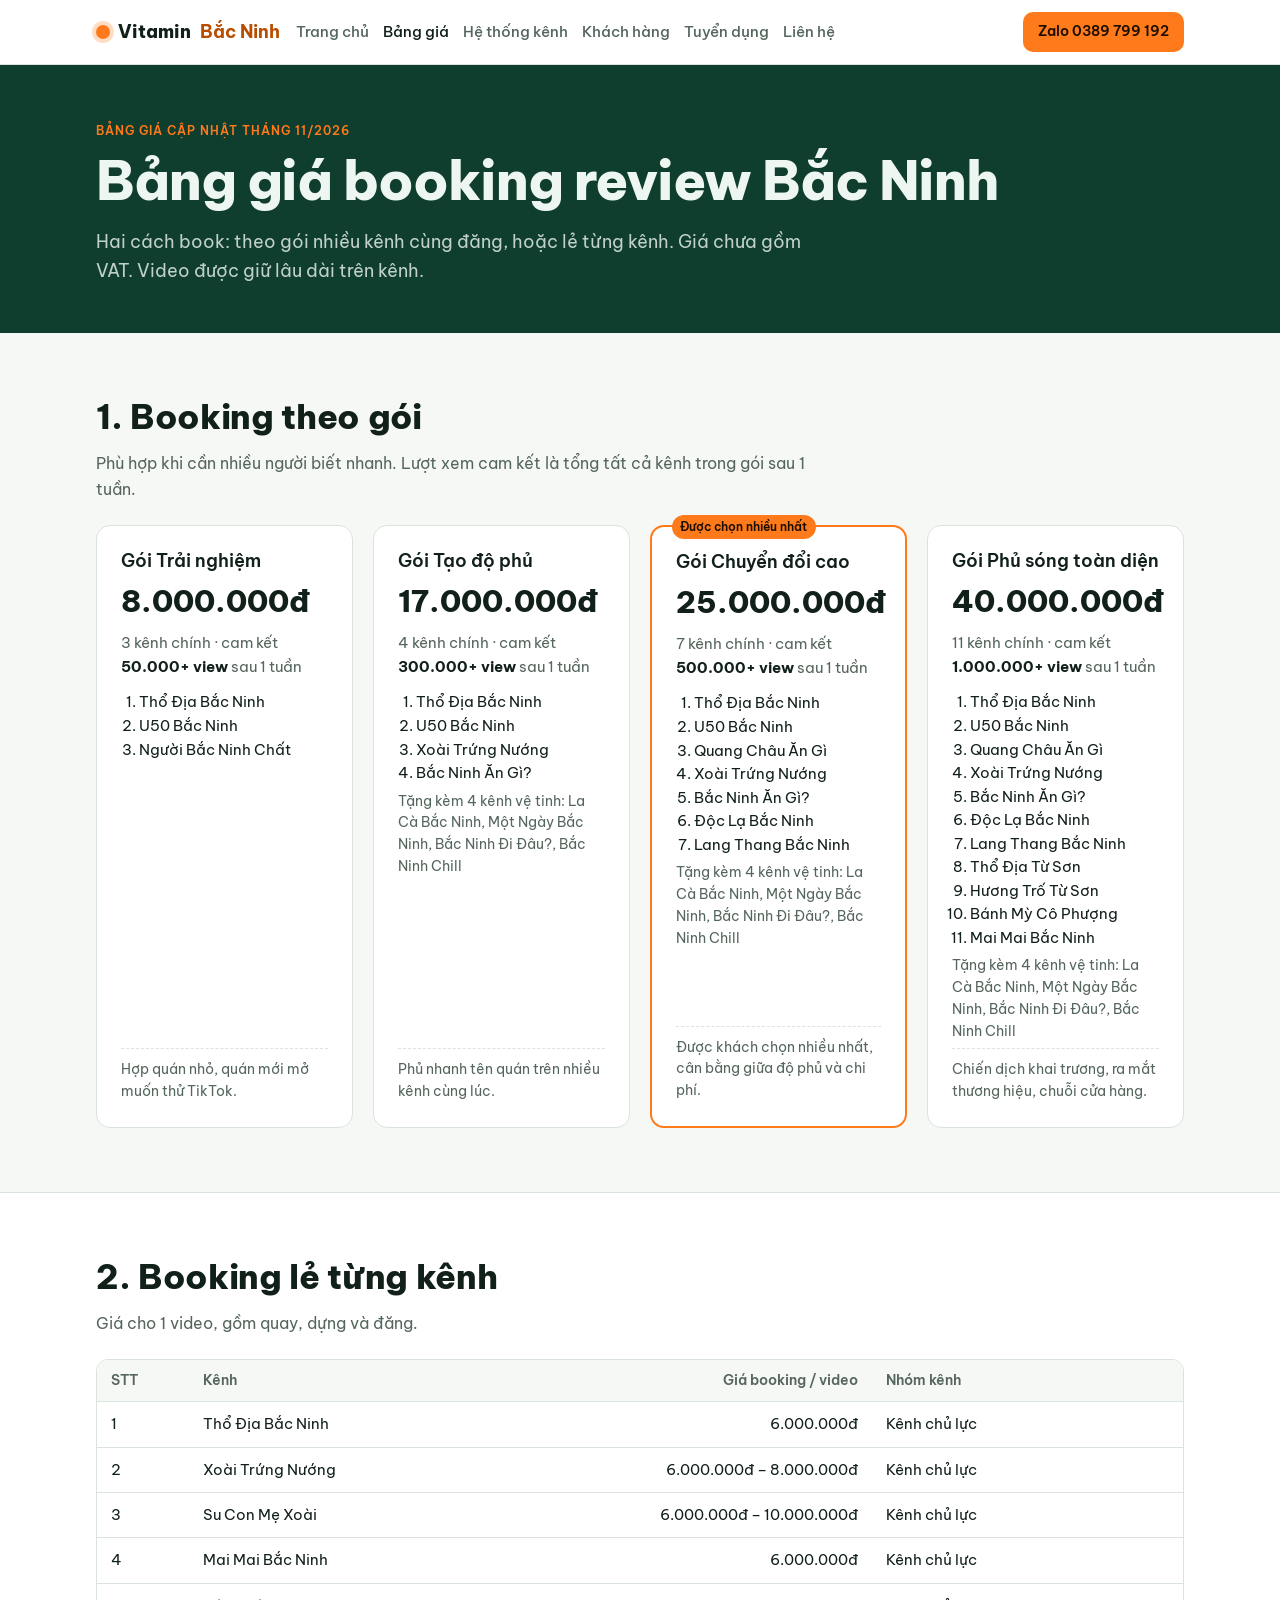
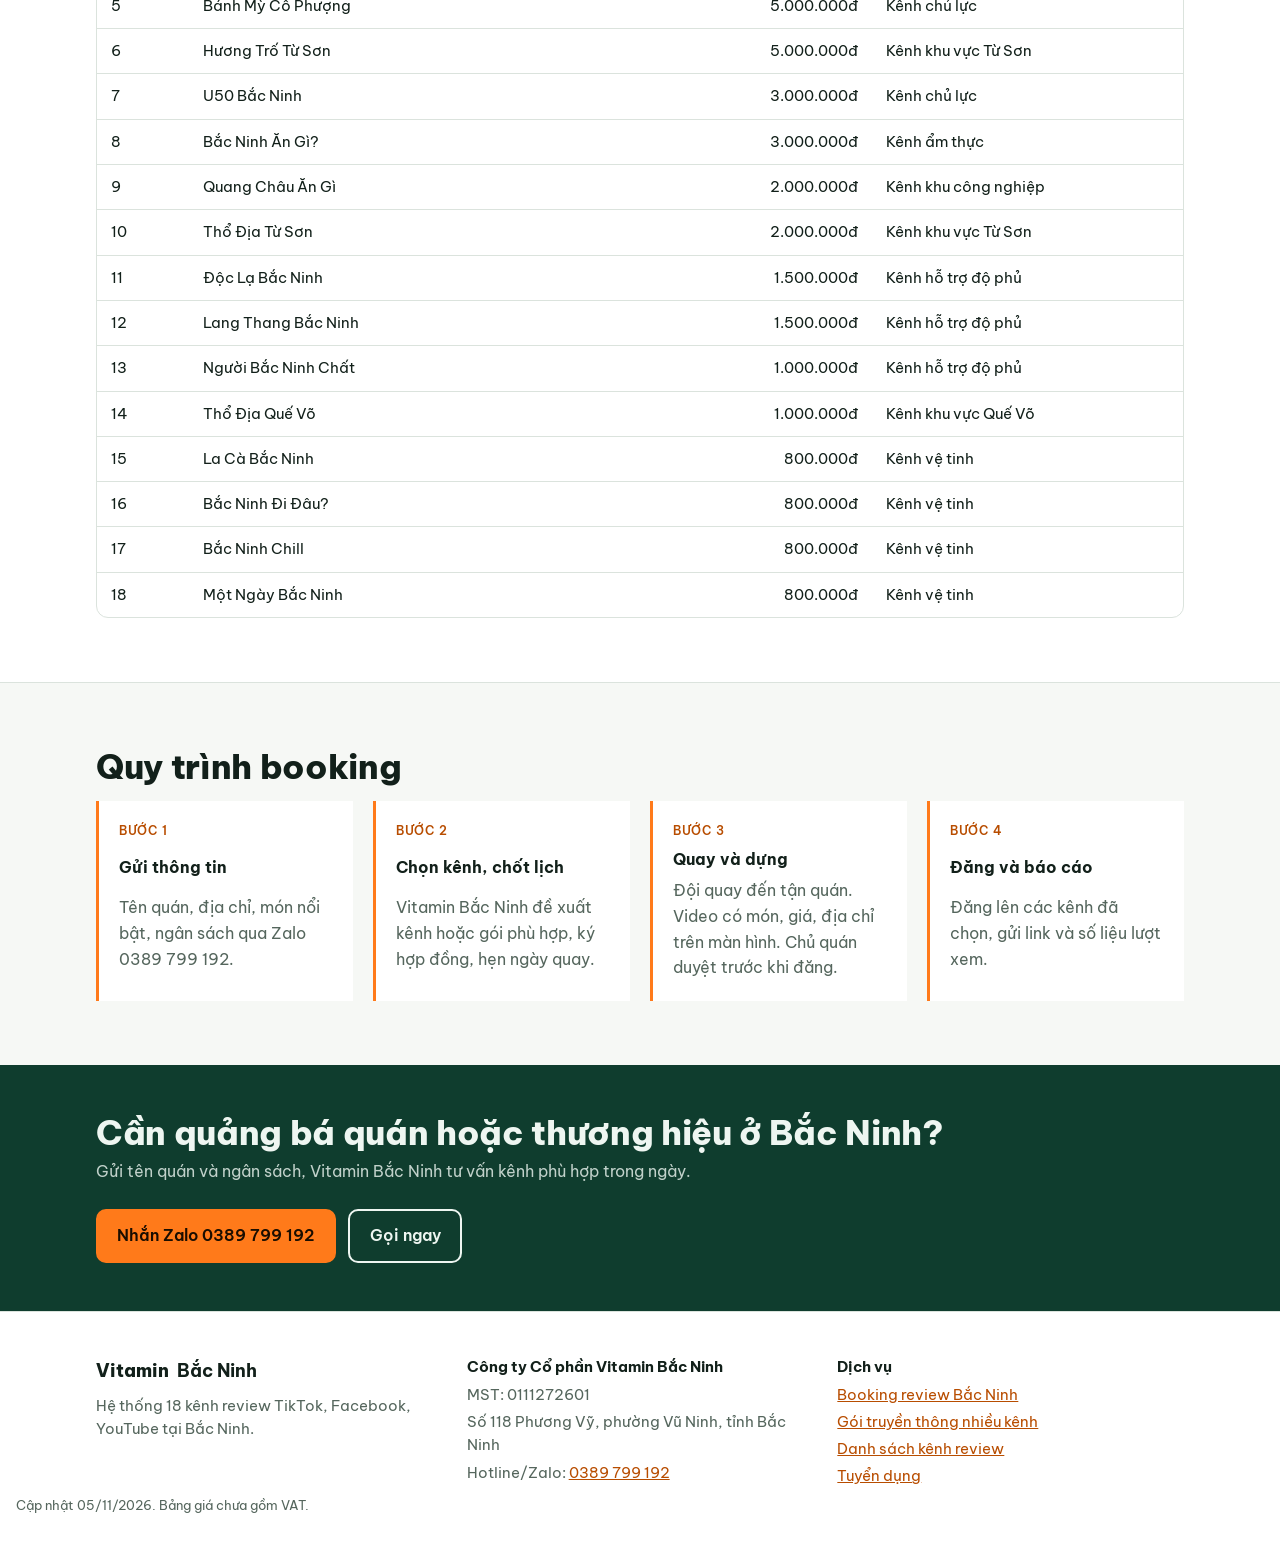
<file: bang-gia.html>
<!doctype html>
<html lang="vi"><head><meta charset="utf-8"><meta name="viewport" content="width=device-width, initial-scale=1, viewport-fit=cover">
<title>Bảng giá booking review TikTok Bắc Ninh 2026 | Vitamin Bắc Ninh</title>
<meta name="description" content="Bảng giá booking review TikTok tại Bắc Ninh: lẻ từ 800.000đ/video, Thổ Địa Bắc Ninh 6 triệu/video; gói 3 kênh 8 triệu, 7 kênh 25 triệu, 11 kênh 40 triệu, cam kết view sau 1 tuần.">
<meta name="claude:viewport-fit-sides" content="cover">
<link rel="canonical" href="https://vitaminbacninh.github.io/bang-gia.html">
<meta property="og:type" content="website"><meta property="og:title" content="Bảng giá booking review TikTok Bắc Ninh 2026 | Vitamin Bắc Ninh"><meta property="og:description" content="Bảng giá booking review TikTok tại Bắc Ninh: lẻ từ 800.000đ/video, Thổ Địa Bắc Ninh 6 triệu/video; gói 3 kênh 8 triệu, 7 kênh 25 triệu, 11 kênh 40 triệu, cam kết view sau 1 tuần."><meta property="og:url" content="https://vitaminbacninh.github.io/bang-gia.html"><meta property="og:locale" content="vi_VN">
<link rel="preconnect" href="https://fonts.googleapis.com"><link rel="preconnect" href="https://fonts.gstatic.com" crossorigin><link rel="stylesheet" href="https://fonts.googleapis.com/css2?family=Be+Vietnam+Pro:wght@400;500;600;800&display=swap">
<style>/* Layout: dải ngang toàn chiều rộng, nội dung trong khung 1120px; chữ Be Vietnam Pro */
:root{--bg:#f6f8f5;--panel:#ffffff;--ink:#12201a;--muted:#55665d;--line:#dbe3dd;--green:#0f3d2e;--green-2:#175c44;--citrus:#ff7a1a;--citrus-ink:#b84d00;--on-green:#eef6f1;--font:"Be Vietnam Pro",system-ui,-apple-system,"Segoe UI",Roboto,Arial,sans-serif;color-scheme:light}
@media (prefers-color-scheme:dark){:root:not([data-theme="light"]){--bg:#0d1512;--panel:#14201b;--ink:#e8efea;--muted:#a3b4ab;--line:#26352e;--green:#0b2c21;--green-2:#1f7a5a;--citrus:#ff8a33;--citrus-ink:#ffa45c;--on-green:#e8f3ed;color-scheme:dark}}
:root[data-theme="dark"]{--bg:#0d1512;--panel:#14201b;--ink:#e8efea;--muted:#a3b4ab;--line:#26352e;--green:#0b2c21;--green-2:#1f7a5a;--citrus:#ff8a33;--citrus-ink:#ffa45c;--on-green:#e8f3ed;color-scheme:dark}
*{box-sizing:border-box}
html{-webkit-text-size-adjust:100%}
body{margin:0;background:var(--bg);color:var(--ink);font-family:var(--font);font-size:16px;line-height:1.6}
a{color:var(--citrus-ink)}
a:focus-visible,.btn:focus-visible,summary:focus-visible{outline:2px solid var(--citrus);outline-offset:2px}
.wrap{max-width:1120px;margin:0 auto;padding-left:max(16px,env(safe-area-inset-left,0px));padding-right:max(16px,env(safe-area-inset-right,0px))}
.narrow{max-width:820px}
h1,h2,h3{line-height:1.2;text-wrap:balance;margin:0}
h1{font-size:clamp(2rem,5vw,3.4rem);font-weight:800;letter-spacing:-.02em}
h2{font-size:clamp(1.5rem,3vw,2.1rem);font-weight:800;letter-spacing:-.01em;margin-bottom:.4em}
h3{font-size:1.1rem;font-weight:600}
.eyebrow{text-transform:uppercase;letter-spacing:.08em;font-size:.78rem;font-weight:600;color:var(--citrus-ink);margin:0 0 .6em}
.lead{font-size:1.12rem;color:var(--muted);max-width:62ch;margin:.8em 0 0}
.sub{color:var(--muted);margin:0 0 1.4em;max-width:65ch}
.btn{display:inline-block;background:var(--citrus);color:#1a0d00;font-weight:600;text-decoration:none;padding:.75em 1.2em;border-radius:10px;border:2px solid var(--citrus)}
.btn:hover{filter:brightness(1.05)}
.btn-ghost{background:transparent;color:inherit;border-color:currentColor}
.btn-sm{padding:.45em .9em;font-size:.9rem;white-space:nowrap}
.top{position:sticky;top:env(safe-area-inset-top,0px);z-index:5;background:var(--panel);border-bottom:1px solid var(--line)}
body::before{content:"";position:fixed;inset:0 0 auto;height:env(safe-area-inset-top,0px);z-index:10;background:var(--panel)}
.top-in{display:flex;align-items:center;gap:16px;padding-block:12px;flex-wrap:wrap}
.logo{font-weight:800;font-size:1.15rem;color:var(--ink);text-decoration:none;display:inline-flex;align-items:center;gap:.45em;margin:0}
.logo b{color:var(--citrus-ink)}
.dot{width:14px;height:14px;border-radius:50%;background:var(--citrus);box-shadow:0 0 0 4px color-mix(in srgb,var(--citrus) 25%,transparent)}
.top nav{display:flex;gap:4px 14px;flex-wrap:wrap;flex:1;min-width:0}
.top nav a{white-space:nowrap;color:var(--muted);text-decoration:none;font-weight:500;font-size:.95rem}
.top nav a[aria-current="page"],.top nav a:hover{color:var(--ink)}
@media (max-width:720px){.top-in{gap:8px 12px}.top nav{order:3;flex-basis:100%;overflow-x:auto;flex-wrap:nowrap;padding-bottom:4px}.top-in .btn-sm{margin-left:auto;font-size:.82rem;padding:.4em .7em}.logo{font-size:1rem}}
.hero{background:var(--green);color:var(--on-green);padding-block:56px 0}
.hero-in{display:grid;grid-template-columns:minmax(0,1.4fr) minmax(0,.8fr);gap:40px;align-items:center}
.hero .lead{color:color-mix(in srgb,var(--on-green) 80%,transparent)}
.hero .eyebrow{color:var(--citrus)}
.hero-act{display:flex;gap:12px;flex-wrap:wrap;margin-top:28px}
.hero .btn-ghost{color:var(--on-green)}
.phone{justify-self:center;width:min(240px,100%);aspect-ratio:9/16;max-width:100%;border-radius:28px;padding:10px;background:#050a08;box-shadow:0 30px 60px -20px rgba(0,0,0,.6)}
.phone-screen{position:relative;height:100%;border-radius:20px;background:linear-gradient(170deg,#ffb066 0%,#ff7a1a 35%,#7a2e00 100%);color:#fff;padding:16px;display:flex;flex-direction:column;justify-content:flex-end;gap:6px;overflow:hidden}
.phone-screen p{margin:0;text-shadow:0 1px 3px rgba(0,0,0,.4)}
.ph-handle{font-weight:600}.ph-cap{font-size:.9rem;line-height:1.35}.ph-loc{font-size:.8rem;opacity:.9}
.ph-views{position:absolute;top:14px;left:14px;font-size:.75rem;font-weight:600;background:rgba(0,0,0,.35);padding:.2em .6em;border-radius:999px}
.ph-side{position:absolute;right:10px;bottom:90px;list-style:none;margin:0;padding:0;display:grid;gap:14px;font-size:1.3rem;text-align:center}
.stats{list-style:none;margin:48px auto 0;padding:24px max(16px,env(safe-area-inset-right,0px)) 28px max(16px,env(safe-area-inset-left,0px));max-width:1120px;display:grid;grid-template-columns:repeat(4,minmax(0,1fr));gap:20px;border-top:1px solid color-mix(in srgb,var(--on-green) 18%,transparent)}
.stats li{display:grid;gap:2px}
.stats b{font-size:clamp(1.5rem,3vw,2.2rem);font-weight:800;color:var(--citrus);font-variant-numeric:tabular-nums}
.stats span{font-size:.88rem;color:color-mix(in srgb,var(--on-green) 75%,transparent)}
@media (max-width:820px){.hero-in{grid-template-columns:1fr}.phone{width:200px}.stats{grid-template-columns:repeat(2,minmax(0,1fr))}}
.sec{padding-block:64px}
.sec.alt{background:var(--panel);border-block:1px solid var(--line)}
.pagehead{background:var(--green);color:var(--on-green);padding-block:56px 48px}
.pagehead .lead{color:color-mix(in srgb,var(--on-green) 80%,transparent)}
.pagehead .eyebrow{color:var(--citrus)}
.svc{display:grid;grid-template-columns:repeat(auto-fit,minmax(min(100%,240px),1fr));gap:20px}
.svc article{display:flex;flex-direction:column;gap:8px;padding:22px;border:1px solid var(--line);border-radius:14px;background:var(--panel)}
.sec.alt .svc article{background:var(--bg)}
.svc p{margin:0;color:var(--muted)}
.svc a{margin-top:auto;font-weight:600}
.pkgs{display:grid;grid-template-columns:repeat(auto-fit,minmax(min(100%,240px),1fr));gap:20px;align-items:stretch}
.pkg{position:relative;display:flex;flex-direction:column;gap:6px;padding:24px;border:1px solid var(--line);border-radius:14px;background:var(--bg)}
.sec:not(.alt) .pkg{background:var(--panel)}
.pkg.hot{border:2px solid var(--citrus)}
.tag{position:absolute;top:-12px;left:20px;background:var(--citrus);color:#1a0d00;font-size:.75rem;font-weight:600;padding:.2em .7em;border-radius:999px}
.price{font-size:1.9rem;font-weight:800;margin:0;font-variant-numeric:tabular-nums}
.meta{margin:0;color:var(--muted);font-size:.92rem}
.meta b{color:var(--ink)}
.chans{margin:.4em 0 0;padding-left:1.2em;font-size:.92rem}
.sat,.note{margin:0;font-size:.85rem;color:var(--muted)}
.note{margin-top:auto;padding-top:10px;border-top:1px dashed var(--line)}
.brands{font-size:1.15rem;font-weight:600;line-height:1.9;max-width:900px}
.faq details{border-bottom:1px solid var(--line);padding:16px 0}
.faq summary{cursor:pointer;font-weight:600;font-size:1.05rem}
.faq p{margin:.6em 0 0;color:var(--muted)}
.cta{background:var(--green);color:var(--on-green);padding-block:48px}
.cta-in{display:flex;gap:24px;align-items:center;justify-content:space-between;flex-wrap:wrap}
.cta h2{margin:0}.cta p{margin:.4em 0 0;color:color-mix(in srgb,var(--on-green) 80%,transparent)}
.cta-act{display:flex;gap:12px;flex-wrap:wrap}
.cta .btn-ghost{color:var(--on-green)}
.tbl{overflow-x:auto;border:1px solid var(--line);border-radius:12px;background:var(--panel)}
table{border-collapse:collapse;width:100%;font-size:.95rem}
th,td{padding:10px 14px;text-align:left;border-bottom:1px solid var(--line);vertical-align:top}
th{font-weight:600;color:var(--muted);font-size:.85rem;background:var(--bg);white-space:nowrap}
tbody tr:last-child td{border-bottom:0}
.num{text-align:right;font-variant-numeric:tabular-nums;white-space:nowrap}
.steps{list-style:none;counter-reset:s;margin:0;padding:0;display:grid;grid-template-columns:repeat(auto-fit,minmax(min(100%,220px),1fr));gap:20px}
.steps li{counter-increment:s;display:grid;gap:6px;padding:20px;border-left:3px solid var(--citrus);background:var(--panel)}
.steps li::before{content:"Bước " counter(s);font-size:.78rem;font-weight:600;color:var(--citrus-ink);text-transform:uppercase;letter-spacing:.06em}
.steps span{color:var(--muted)}
.feat{display:grid;grid-template-columns:repeat(auto-fit,minmax(min(100%,220px),1fr));gap:20px;margin-bottom:48px}
.feat article{padding:20px;border:1px solid var(--line);border-radius:14px;background:var(--panel)}
.feat p{margin:.3em 0 0;color:var(--muted);font-size:.92rem}
.big{font-size:2rem;font-weight:800;color:var(--ink)!important;margin:.2em 0!important;font-variant-numeric:tabular-nums}
.contact{display:grid;grid-template-columns:repeat(auto-fit,minmax(min(100%,240px),1fr));gap:20px;margin-bottom:40px}
.card{padding:22px;border:1px solid var(--line);border-radius:14px;background:var(--panel)}
.card p{margin:.4em 0 0}
.big a{color:inherit;text-decoration:none}
.list{padding-left:1.2em}
.foot{background:var(--panel);border-top:1px solid var(--line);padding-block:40px 24px;font-size:.92rem;color:var(--muted)}
.foot-in{display:grid;grid-template-columns:repeat(auto-fit,minmax(min(100%,240px),1fr));gap:24px}
.foot p{margin:.25em 0}.foot b{color:var(--ink)}
.fine{margin-top:24px;font-size:.8rem}
@media (prefers-reduced-motion:no-preference){.btn{transition:filter .15s}}
/* Thẻ kênh: ảnh đại diện + số follower từng nền tảng */
.av{width:72px;height:72px;border-radius:50%;object-fit:cover;flex:none;background:var(--line);border:2px solid var(--panel);box-shadow:0 0 0 1px var(--line)}
.av-ph{display:inline-grid;place-items:center;font-weight:800;font-size:1.3rem;color:var(--on-green);background:var(--green-2)}
.chs{display:grid;grid-template-columns:repeat(auto-fill,minmax(min(100%,260px),1fr));gap:16px}
.ch{display:flex;flex-direction:column;gap:12px;padding:18px;border:1px solid var(--line);border-radius:14px;background:var(--panel)}
.ch-top{display:flex;gap:14px;align-items:center;min-width:0}
.ch-top>div{min-width:0}
.ch h3{font-size:1.05rem}
.handle,.grp{margin:0;font-size:.85rem;color:var(--muted);overflow-wrap:anywhere}
.grp{font-size:.8rem}
.plats{list-style:none;margin:0;padding:0;display:grid;gap:6px}
.plats a,.plats .nolink{display:flex;justify-content:space-between;align-items:center;gap:8px;padding:6px 10px;border-radius:8px;background:var(--bg);color:var(--ink);text-decoration:none;font-size:.92rem}
.plats a:hover{box-shadow:inset 0 0 0 1px var(--citrus)}
.plats b{font-variant-numeric:tabular-nums}
.pl{display:inline-flex;align-items:center;gap:6px;font-weight:500}
.pl::before{content:"";width:10px;height:10px;border-radius:3px;background:var(--muted)}
.pl.tt::before{background:#111;box-shadow:2px 0 0 #25f4ee,-2px 0 0 #fe2c55}
.pl.fb::before{background:#1877f2}
.pl.yt::before{background:#ff0000}
.plats a .pl::after{content:"↗";font-size:.75rem;color:var(--muted)}
.soon{margin:0;font-size:.88rem;color:var(--muted);padding:6px 10px;border-radius:8px;background:var(--bg)}
.ch-price{margin:auto 0 0;padding-top:10px;border-top:1px dashed var(--line);font-weight:700;font-variant-numeric:tabular-nums}
.ch-price span{font-weight:400;color:var(--muted);font-size:.88rem}
.strip{list-style:none;margin:0 0 20px;padding:0;display:grid;grid-template-columns:repeat(8,minmax(0,1fr));gap:12px}
.strip a{height:100%;display:flex;flex-direction:column;align-items:center;text-align:center;gap:6px;padding:14px 8px;border-radius:14px;text-decoration:none;color:var(--ink);background:var(--bg);border:1px solid var(--line)}
.strip a:hover{border-color:var(--citrus)}
.strip b{font-size:.88rem;line-height:1.3}
.strip span{font-size:.8rem;color:var(--muted)}
@media (max-width:1000px){.strip{grid-template-columns:repeat(4,minmax(0,1fr))}}
@media (max-width:520px){.strip{gap:8px}.strip a{padding:10px 4px}.strip .av{width:56px;height:56px}.strip b{font-size:.78rem}.strip span{font-size:.72rem}}
.feat{grid-template-columns:repeat(4,minmax(0,1fr))}
@media (max-width:900px){.feat{grid-template-columns:repeat(2,minmax(0,1fr))}}
@media (max-width:520px){.feat{grid-template-columns:1fr}}
/* Lưới logo đối tác: có file logo thì hiện ảnh, chưa có thì hiện ô tên đồng bộ */
.logos{list-style:none;margin:0 0 20px;padding:0;display:grid;grid-template-columns:repeat(auto-fill,minmax(min(100%,150px),1fr));gap:12px}
.lg{display:grid;place-items:center;min-height:84px;padding:14px;border:1px solid var(--line);border-radius:12px;background:#fff}
.lg img{max-width:100%;max-height:48px;object-fit:contain}
.lg-txt{background:var(--panel)}
.lg-txt span{font-weight:600;font-size:.95rem;text-align:center;line-height:1.3;color:var(--ink)}
.sec.alt .lg-txt{background:var(--bg)}
.lg-group{margin-top:28px}.lg-group h3{margin-bottom:12px;color:var(--muted);font-size:.95rem;text-transform:uppercase;letter-spacing:.05em}
/* Tuyển dụng */
.jobs{display:grid;gap:20px}
.job{padding:24px;border:1px solid var(--line);border-radius:14px;background:var(--panel);display:grid;gap:10px}
.job h3{font-size:1.3rem}.job p{margin:0}
.job h4{margin:0 0 4px;font-size:.95rem}
.job-meta{color:var(--citrus-ink);font-weight:600;font-size:.9rem}
.job-cols{display:grid;grid-template-columns:repeat(auto-fit,minmax(min(100%,280px),1fr));gap:8px 24px}
.job-cols .list{margin:0}
.job-pay{padding:12px 14px;border-radius:10px;background:var(--bg)}
.apply{display:grid;gap:14px}
.apply label{display:grid;gap:6px;font-weight:600;font-size:.95rem}
.apply input,.apply select,.apply textarea{font:inherit;font-weight:400;padding:.65em .8em;border:1px solid var(--line);border-radius:10px;background:var(--panel);color:var(--ink);width:100%}
.apply input:focus-visible,.apply select:focus-visible,.apply textarea:focus-visible{outline:2px solid var(--citrus);outline-offset:1px}
.apply-act{display:flex;gap:12px;flex-wrap:wrap}
.apply button{cursor:pointer;font:inherit;font-weight:600}
.err{margin:0;color:#c0392b;font-weight:600}
.svc3{grid-template-columns:repeat(3,minmax(0,1fr))}
@media (max-width:820px){.svc3{grid-template-columns:repeat(2,minmax(0,1fr))}}
@media (max-width:520px){.svc3{grid-template-columns:1fr}}
.jobs-grid{grid-template-columns:repeat(auto-fill,minmax(min(100%,320px),1fr))}
.jobs-grid .job{align-content:start}
.jobs-grid .job>p:last-child{margin-top:auto}
.kinds{display:flex;flex-wrap:wrap;gap:6px}
.kinds span{font-size:.78rem;font-weight:600;padding:.2em .65em;border-radius:999px;background:color-mix(in srgb,var(--citrus) 16%,transparent);color:var(--citrus-ink)}
.job-apply{font-weight:600}
.apply fieldset{border:1px solid var(--line);border-radius:10px;padding:12px 14px;margin:0;display:grid;gap:8px}
.apply legend{font-weight:600;font-size:.95rem;padding:0 4px}
.apply .chk{display:flex;align-items:center;gap:10px;font-weight:400}
.apply .chk input{width:18px;height:18px;flex:none;accent-color:var(--citrus)}
</style>
<script type="application/ld+json">{"@context": "https://schema.org", "@type": ["LocalBusiness", "ProfessionalService"], "@id": "https://vitaminbacninh.github.io/#org", "name": "Vitamin Bắc Ninh", "legalName": "Công ty Cổ phần Vitamin Bắc Ninh", "taxID": "0111272601", "url": "https://vitaminbacninh.github.io/", "telephone": "+84389799192", "description": "Vitamin Bắc Ninh vận hành hệ thống 18 kênh review TikTok, Facebook, YouTube tại Bắc Ninh, nhận booking review quán ăn, cửa hàng, booking KOL/KOC, xây kênh và sản xuất video quảng cáo.", "address": {"@type": "PostalAddress", "streetAddress": "Số 118 Phương Vỹ, phường Vũ Ninh", "addressRegion": "Bắc Ninh", "addressCountry": "VN"}, "areaServed": ["Bắc Ninh", "Từ Sơn", "Tiên Du", "Yên Phong", "Quế Võ", "Việt Yên"], "priceRange": "800.000đ – 40.000.000đ", "sameAs": ["https://www.tiktok.com/@thodia.bn", "https://www.youtube.com/@Thodiabacninh", "https://www.facebook.com/Thodiabacninh99/", "https://www.tiktok.com/@bacninhangii"]}</script>
<script type="application/ld+json">{"@context": "https://schema.org", "@type": "OfferCatalog", "name": "Bảng giá booking review Bắc Ninh", "itemListElement": [{"@type": "Offer", "name": "Gói Trải nghiệm", "price": 8000000, "priceCurrency": "VND", "description": "3 kênh chính, cam kết 50.000+ view sau 1 tuần"}, {"@type": "Offer", "name": "Gói Tạo độ phủ", "price": 17000000, "priceCurrency": "VND", "description": "4 kênh chính, cam kết 300.000+ view sau 1 tuần"}, {"@type": "Offer", "name": "Gói Chuyển đổi cao", "price": 25000000, "priceCurrency": "VND", "description": "7 kênh chính, cam kết 500.000+ view sau 1 tuần"}, {"@type": "Offer", "name": "Gói Phủ sóng toàn diện", "price": 40000000, "priceCurrency": "VND", "description": "11 kênh chính, cam kết 1.000.000+ view sau 1 tuần"}, {"@type": "Offer", "name": "Booking lẻ kênh Thổ Địa Bắc Ninh", "price": 6000000, "priceCurrency": "VND"}, {"@type": "Offer", "name": "Booking lẻ kênh Xoài Trứng Nướng", "price": 6000000, "priceCurrency": "VND"}, {"@type": "Offer", "name": "Booking lẻ kênh Su Con Mẹ Xoài", "price": 6000000, "priceCurrency": "VND"}, {"@type": "Offer", "name": "Booking lẻ kênh Mai Mai Bắc Ninh", "price": 6000000, "priceCurrency": "VND"}, {"@type": "Offer", "name": "Booking lẻ kênh Bánh Mỳ Cô Phượng", "price": 5000000, "priceCurrency": "VND"}, {"@type": "Offer", "name": "Booking lẻ kênh Hương Trố Từ Sơn", "price": 5000000, "priceCurrency": "VND"}, {"@type": "Offer", "name": "Booking lẻ kênh U50 Bắc Ninh", "price": 3000000, "priceCurrency": "VND"}, {"@type": "Offer", "name": "Booking lẻ kênh Bắc Ninh Ăn Gì?", "price": 3000000, "priceCurrency": "VND"}, {"@type": "Offer", "name": "Booking lẻ kênh Quang Châu Ăn Gì", "price": 2000000, "priceCurrency": "VND"}, {"@type": "Offer", "name": "Booking lẻ kênh Thổ Địa Từ Sơn", "price": 2000000, "priceCurrency": "VND"}, {"@type": "Offer", "name": "Booking lẻ kênh Độc Lạ Bắc Ninh", "price": 1500000, "priceCurrency": "VND"}, {"@type": "Offer", "name": "Booking lẻ kênh Lang Thang Bắc Ninh", "price": 1500000, "priceCurrency": "VND"}, {"@type": "Offer", "name": "Booking lẻ kênh Người Bắc Ninh Chất", "price": 1000000, "priceCurrency": "VND"}, {"@type": "Offer", "name": "Booking lẻ kênh Thổ Địa Quế Võ", "price": 1000000, "priceCurrency": "VND"}, {"@type": "Offer", "name": "Booking lẻ kênh La Cà Bắc Ninh", "price": 800000, "priceCurrency": "VND"}, {"@type": "Offer", "name": "Booking lẻ kênh Bắc Ninh Đi Đâu?", "price": 800000, "priceCurrency": "VND"}, {"@type": "Offer", "name": "Booking lẻ kênh Bắc Ninh Chill", "price": 800000, "priceCurrency": "VND"}, {"@type": "Offer", "name": "Booking lẻ kênh Một Ngày Bắc Ninh", "price": 800000, "priceCurrency": "VND"}]}</script>
</head><body>
<header class="top"><div class="wrap top-in">
<a class="logo" href="index.html"><span class="dot" aria-hidden="true"></span>Vitamin <b>Bắc Ninh</b></a>
<nav aria-label="Menu chính"><a href="index.html">Trang chủ</a><a href="bang-gia.html" aria-current="page">Bảng giá</a><a href="he-thong-kenh.html">Hệ thống kênh</a><a href="khach-hang.html">Khách hàng</a><a href="tuyen-dung.html">Tuyển dụng</a><a href="lien-he.html">Liên hệ</a></nav>
<a class="btn btn-sm" href="https://zalo.me/0389799192" rel="noopener">Zalo 0389 799 192</a>
</div></header>
<main><section class="pagehead"><div class="wrap">
<p class="eyebrow">Bảng giá cập nhật tháng 11/2026</p>
<h1>Bảng giá booking review Bắc Ninh</h1>
<p class="lead">Hai cách book: theo gói nhiều kênh cùng đăng, hoặc lẻ từng kênh. Giá chưa gồm VAT. Video được giữ lâu dài trên kênh.</p>
</div></section>
<section class="sec" id="goi"><div class="wrap">
<h2>1. Booking theo gói</h2>
<p class="sub">Phù hợp khi cần nhiều người biết nhanh. Lượt xem cam kết là tổng tất cả kênh trong gói sau 1 tuần.</p>
<div class="pkgs"><article class="pkg">
<h3>Gói Trải nghiệm</h3>
<p class="price">8.000.000đ</p>
<p class="meta">3 kênh chính · cam kết <b>50.000+ view</b> sau 1 tuần</p>
<ol class="chans"><li>Thổ Địa Bắc Ninh</li><li>U50 Bắc Ninh</li><li>Người Bắc Ninh Chất</li></ol>
<p class="note">Hợp quán nhỏ, quán mới mở muốn thử TikTok.</p>
</article><article class="pkg">
<h3>Gói Tạo độ phủ</h3>
<p class="price">17.000.000đ</p>
<p class="meta">4 kênh chính · cam kết <b>300.000+ view</b> sau 1 tuần</p>
<ol class="chans"><li>Thổ Địa Bắc Ninh</li><li>U50 Bắc Ninh</li><li>Xoài Trứng Nướng</li><li>Bắc Ninh Ăn Gì?</li></ol><p class="sat">Tặng kèm 4 kênh vệ tinh: La Cà Bắc Ninh, Một Ngày Bắc Ninh, Bắc Ninh Đi Đâu?, Bắc Ninh Chill</p>
<p class="note">Phủ nhanh tên quán trên nhiều kênh cùng lúc.</p>
</article><article class="pkg hot"><span class="tag">Được chọn nhiều nhất</span>
<h3>Gói Chuyển đổi cao</h3>
<p class="price">25.000.000đ</p>
<p class="meta">7 kênh chính · cam kết <b>500.000+ view</b> sau 1 tuần</p>
<ol class="chans"><li>Thổ Địa Bắc Ninh</li><li>U50 Bắc Ninh</li><li>Quang Châu Ăn Gì</li><li>Xoài Trứng Nướng</li><li>Bắc Ninh Ăn Gì?</li><li>Độc Lạ Bắc Ninh</li><li>Lang Thang Bắc Ninh</li></ol><p class="sat">Tặng kèm 4 kênh vệ tinh: La Cà Bắc Ninh, Một Ngày Bắc Ninh, Bắc Ninh Đi Đâu?, Bắc Ninh Chill</p>
<p class="note">Được khách chọn nhiều nhất, cân bằng giữa độ phủ và chi phí.</p>
</article><article class="pkg">
<h3>Gói Phủ sóng toàn diện</h3>
<p class="price">40.000.000đ</p>
<p class="meta">11 kênh chính · cam kết <b>1.000.000+ view</b> sau 1 tuần</p>
<ol class="chans"><li>Thổ Địa Bắc Ninh</li><li>U50 Bắc Ninh</li><li>Quang Châu Ăn Gì</li><li>Xoài Trứng Nướng</li><li>Bắc Ninh Ăn Gì?</li><li>Độc Lạ Bắc Ninh</li><li>Lang Thang Bắc Ninh</li><li>Thổ Địa Từ Sơn</li><li>Hương Trố Từ Sơn</li><li>Bánh Mỳ Cô Phượng</li><li>Mai Mai Bắc Ninh</li></ol><p class="sat">Tặng kèm 4 kênh vệ tinh: La Cà Bắc Ninh, Một Ngày Bắc Ninh, Bắc Ninh Đi Đâu?, Bắc Ninh Chill</p>
<p class="note">Chiến dịch khai trương, ra mắt thương hiệu, chuỗi cửa hàng.</p>
</article></div>
</div></section>
<section class="sec alt" id="le"><div class="wrap">
<h2>2. Booking lẻ từng kênh</h2>
<p class="sub">Giá cho 1 video, gồm quay, dựng và đăng.</p>
<div class="tbl"><table><thead><tr><th>STT</th><th>Kênh</th><th class="num">Giá booking / video</th><th>Nhóm kênh</th></tr></thead><tbody><tr><td>1</td><td>Thổ Địa Bắc Ninh</td><td class='num'>6.000.000đ</td><td>Kênh chủ lực</td></tr><tr><td>2</td><td>Xoài Trứng Nướng</td><td class='num'>6.000.000đ – 8.000.000đ</td><td>Kênh chủ lực</td></tr><tr><td>3</td><td>Su Con Mẹ Xoài</td><td class='num'>6.000.000đ – 10.000.000đ</td><td>Kênh chủ lực</td></tr><tr><td>4</td><td>Mai Mai Bắc Ninh</td><td class='num'>6.000.000đ</td><td>Kênh chủ lực</td></tr><tr><td>5</td><td>Bánh Mỳ Cô Phượng</td><td class='num'>5.000.000đ</td><td>Kênh chủ lực</td></tr><tr><td>6</td><td>Hương Trố Từ Sơn</td><td class='num'>5.000.000đ</td><td>Kênh khu vực Từ Sơn</td></tr><tr><td>7</td><td>U50 Bắc Ninh</td><td class='num'>3.000.000đ</td><td>Kênh chủ lực</td></tr><tr><td>8</td><td>Bắc Ninh Ăn Gì?</td><td class='num'>3.000.000đ</td><td>Kênh ẩm thực</td></tr><tr><td>9</td><td>Quang Châu Ăn Gì</td><td class='num'>2.000.000đ</td><td>Kênh khu công nghiệp</td></tr><tr><td>10</td><td>Thổ Địa Từ Sơn</td><td class='num'>2.000.000đ</td><td>Kênh khu vực Từ Sơn</td></tr><tr><td>11</td><td>Độc Lạ Bắc Ninh</td><td class='num'>1.500.000đ</td><td>Kênh hỗ trợ độ phủ</td></tr><tr><td>12</td><td>Lang Thang Bắc Ninh</td><td class='num'>1.500.000đ</td><td>Kênh hỗ trợ độ phủ</td></tr><tr><td>13</td><td>Người Bắc Ninh Chất</td><td class='num'>1.000.000đ</td><td>Kênh hỗ trợ độ phủ</td></tr><tr><td>14</td><td>Thổ Địa Quế Võ</td><td class='num'>1.000.000đ</td><td>Kênh khu vực Quế Võ</td></tr><tr><td>15</td><td>La Cà Bắc Ninh</td><td class='num'>800.000đ</td><td>Kênh vệ tinh</td></tr><tr><td>16</td><td>Bắc Ninh Đi Đâu?</td><td class='num'>800.000đ</td><td>Kênh vệ tinh</td></tr><tr><td>17</td><td>Bắc Ninh Chill</td><td class='num'>800.000đ</td><td>Kênh vệ tinh</td></tr><tr><td>18</td><td>Một Ngày Bắc Ninh</td><td class='num'>800.000đ</td><td>Kênh vệ tinh</td></tr></tbody></table></div>
</div></section>
<section class="sec"><div class="wrap">
<h2>Quy trình booking</h2>
<ol class="steps">
<li><b>Gửi thông tin</b><span>Tên quán, địa chỉ, món nổi bật, ngân sách qua Zalo 0389 799 192.</span></li>
<li><b>Chọn kênh, chốt lịch</b><span>Vitamin Bắc Ninh đề xuất kênh hoặc gói phù hợp, ký hợp đồng, hẹn ngày quay.</span></li>
<li><b>Quay và dựng</b><span>Đội quay đến tận quán. Video có món, giá, địa chỉ trên màn hình. Chủ quán duyệt trước khi đăng.</span></li>
<li><b>Đăng và báo cáo</b><span>Đăng lên các kênh đã chọn, gửi link và số liệu lượt xem.</span></li>
</ol>
</div></section>
<section class="cta"><div class="wrap cta-in">
<div><h2>Cần quảng bá quán hoặc thương hiệu ở Bắc Ninh?</h2><p>Gửi tên quán và ngân sách, Vitamin Bắc Ninh tư vấn kênh phù hợp trong ngày.</p></div>
<div class="cta-act"><a class="btn" href="https://zalo.me/0389799192" rel="noopener">Nhắn Zalo 0389 799 192</a><a class="btn btn-ghost" href="tel:+84389799192">Gọi ngay</a></div>
</div></section></main>
<footer class="foot"><div class="wrap foot-in">
<div><p class="logo">Vitamin <b>Bắc Ninh</b></p><p>Hệ thống 18 kênh review TikTok, Facebook, YouTube tại Bắc Ninh.</p></div>
<div><p><b>Công ty Cổ phần Vitamin Bắc Ninh</b></p><p>MST: 0111272601</p><p>Số 118 Phương Vỹ, phường Vũ Ninh, tỉnh Bắc Ninh</p><p>Hotline/Zalo: <a href="tel:+84389799192">0389 799 192</a></p></div>
<div><p><b>Dịch vụ</b></p><p><a href="bang-gia.html">Booking review Bắc Ninh</a></p><p><a href="bang-gia.html#goi">Gói truyền thông nhiều kênh</a></p><p><a href="he-thong-kenh.html">Danh sách kênh review</a></p><p><a href="tuyen-dung.html">Tuyển dụng</a></p></div>
</div><p class="wrap fine">Cập nhật 05/11/2026. Bảng giá chưa gồm VAT.</p></footer>
</body></html>
</file>
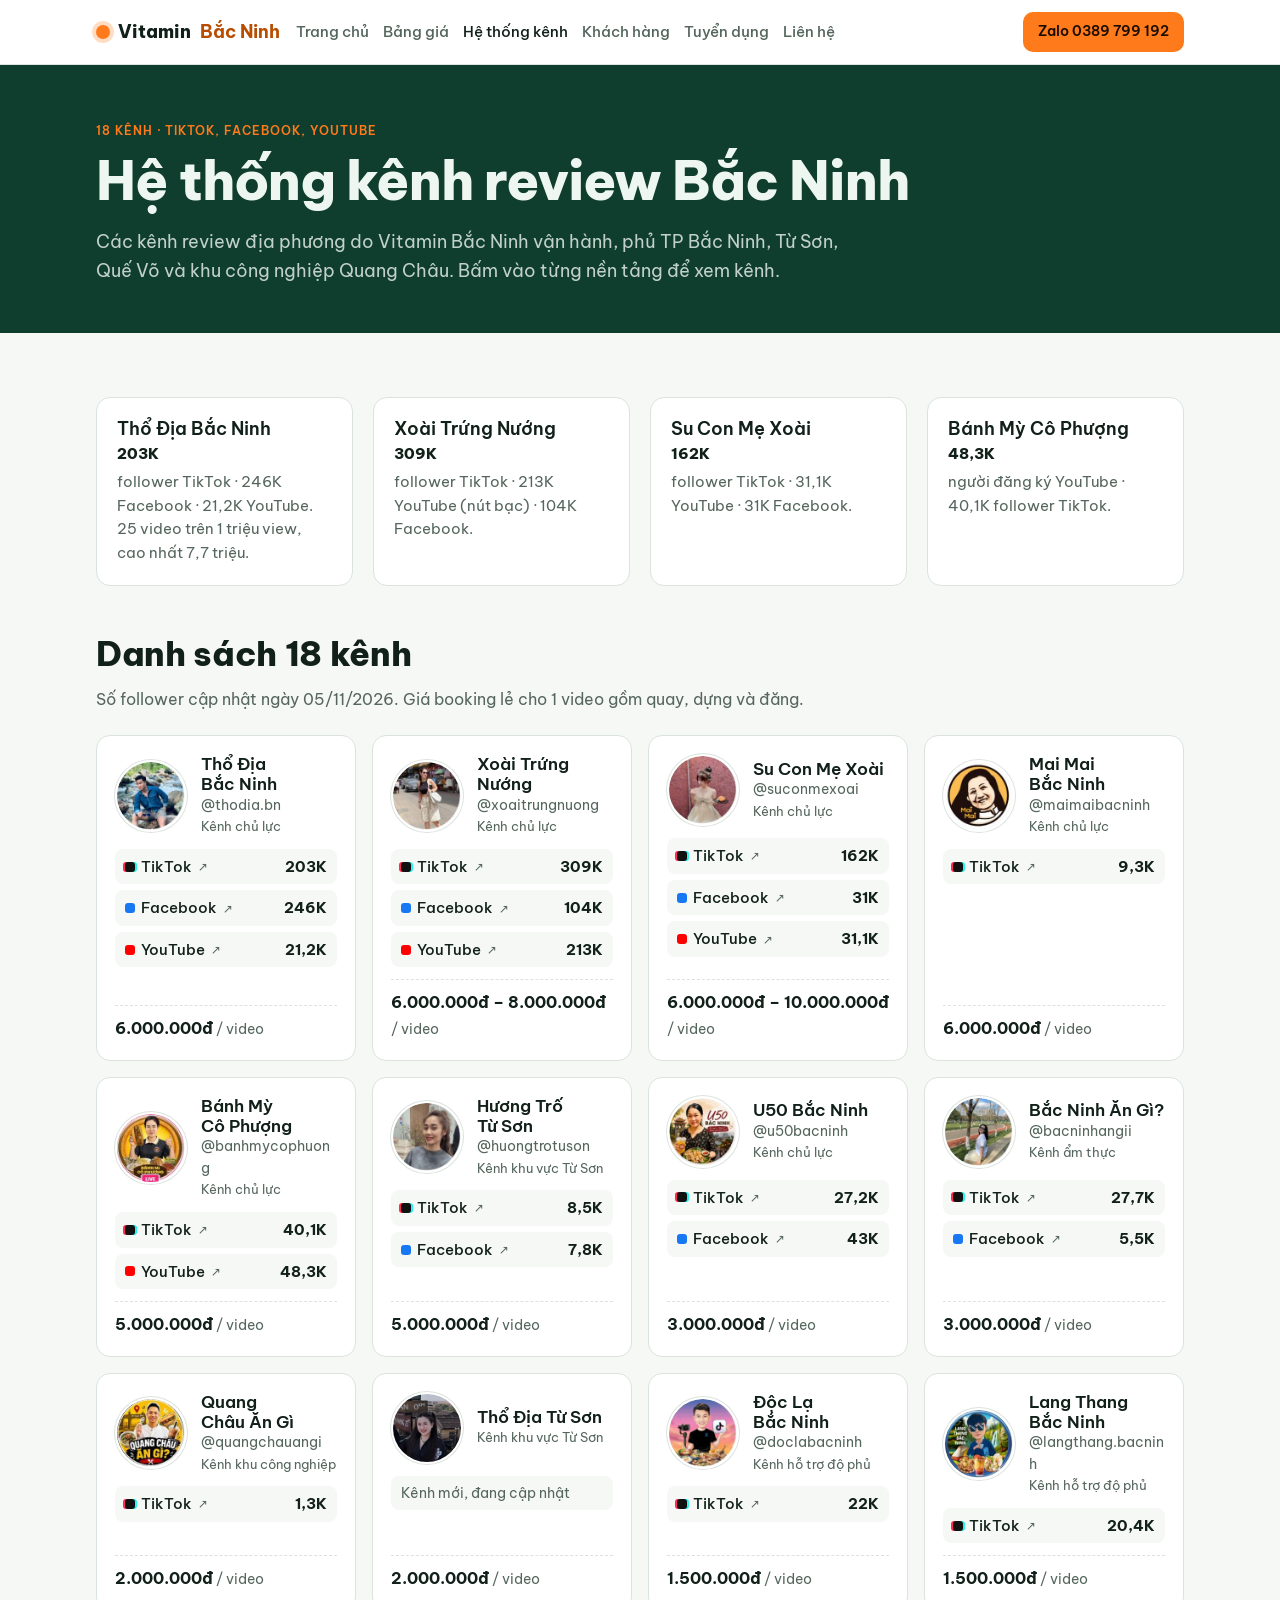
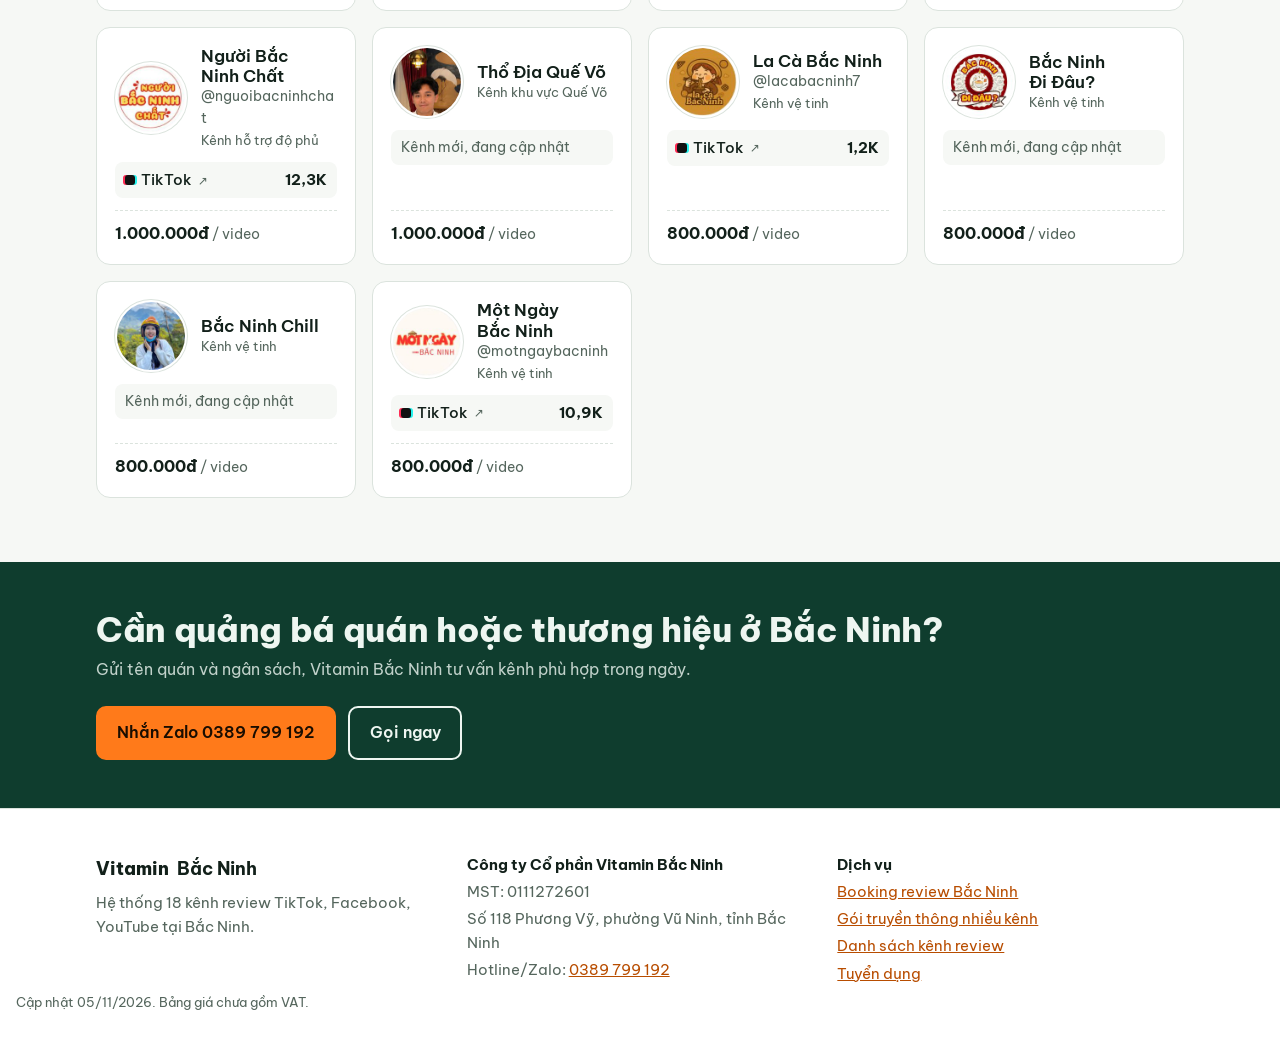
<file: he-thong-kenh.html>
<!doctype html>
<html lang="vi"><head><meta charset="utf-8"><meta name="viewport" content="width=device-width, initial-scale=1, viewport-fit=cover">
<title>Danh sách kênh review TikTok Bắc Ninh | Vitamin Bắc Ninh</title>
<meta name="description" content="18 kênh review Bắc Ninh của Vitamin Bắc Ninh trên TikTok, Facebook, YouTube: Thổ Địa Bắc Ninh 203K follower TikTok, Xoài Trứng Nướng 309K TikTok và 213K YouTube, Su Con Mẹ Xoài 162K, Bánh Mỳ Cô Phượng, U50 Bắc Ninh.">
<meta name="claude:viewport-fit-sides" content="cover">
<link rel="canonical" href="https://vitaminbacninh.github.io/he-thong-kenh.html">
<meta property="og:type" content="website"><meta property="og:title" content="Danh sách kênh review TikTok Bắc Ninh | Vitamin Bắc Ninh"><meta property="og:description" content="18 kênh review Bắc Ninh của Vitamin Bắc Ninh trên TikTok, Facebook, YouTube: Thổ Địa Bắc Ninh 203K follower TikTok, Xoài Trứng Nướng 309K TikTok và 213K YouTube, Su Con Mẹ Xoài 162K, Bánh Mỳ Cô Phượng, U50 Bắc Ninh."><meta property="og:url" content="https://vitaminbacninh.github.io/he-thong-kenh.html"><meta property="og:locale" content="vi_VN">
<link rel="preconnect" href="https://fonts.googleapis.com"><link rel="preconnect" href="https://fonts.gstatic.com" crossorigin><link rel="stylesheet" href="https://fonts.googleapis.com/css2?family=Be+Vietnam+Pro:wght@400;500;600;800&display=swap">
<style>/* Layout: dải ngang toàn chiều rộng, nội dung trong khung 1120px; chữ Be Vietnam Pro */
:root{--bg:#f6f8f5;--panel:#ffffff;--ink:#12201a;--muted:#55665d;--line:#dbe3dd;--green:#0f3d2e;--green-2:#175c44;--citrus:#ff7a1a;--citrus-ink:#b84d00;--on-green:#eef6f1;--font:"Be Vietnam Pro",system-ui,-apple-system,"Segoe UI",Roboto,Arial,sans-serif;color-scheme:light}
@media (prefers-color-scheme:dark){:root:not([data-theme="light"]){--bg:#0d1512;--panel:#14201b;--ink:#e8efea;--muted:#a3b4ab;--line:#26352e;--green:#0b2c21;--green-2:#1f7a5a;--citrus:#ff8a33;--citrus-ink:#ffa45c;--on-green:#e8f3ed;color-scheme:dark}}
:root[data-theme="dark"]{--bg:#0d1512;--panel:#14201b;--ink:#e8efea;--muted:#a3b4ab;--line:#26352e;--green:#0b2c21;--green-2:#1f7a5a;--citrus:#ff8a33;--citrus-ink:#ffa45c;--on-green:#e8f3ed;color-scheme:dark}
*{box-sizing:border-box}
html{-webkit-text-size-adjust:100%}
body{margin:0;background:var(--bg);color:var(--ink);font-family:var(--font);font-size:16px;line-height:1.6}
a{color:var(--citrus-ink)}
a:focus-visible,.btn:focus-visible,summary:focus-visible{outline:2px solid var(--citrus);outline-offset:2px}
.wrap{max-width:1120px;margin:0 auto;padding-left:max(16px,env(safe-area-inset-left,0px));padding-right:max(16px,env(safe-area-inset-right,0px))}
.narrow{max-width:820px}
h1,h2,h3{line-height:1.2;text-wrap:balance;margin:0}
h1{font-size:clamp(2rem,5vw,3.4rem);font-weight:800;letter-spacing:-.02em}
h2{font-size:clamp(1.5rem,3vw,2.1rem);font-weight:800;letter-spacing:-.01em;margin-bottom:.4em}
h3{font-size:1.1rem;font-weight:600}
.eyebrow{text-transform:uppercase;letter-spacing:.08em;font-size:.78rem;font-weight:600;color:var(--citrus-ink);margin:0 0 .6em}
.lead{font-size:1.12rem;color:var(--muted);max-width:62ch;margin:.8em 0 0}
.sub{color:var(--muted);margin:0 0 1.4em;max-width:65ch}
.btn{display:inline-block;background:var(--citrus);color:#1a0d00;font-weight:600;text-decoration:none;padding:.75em 1.2em;border-radius:10px;border:2px solid var(--citrus)}
.btn:hover{filter:brightness(1.05)}
.btn-ghost{background:transparent;color:inherit;border-color:currentColor}
.btn-sm{padding:.45em .9em;font-size:.9rem;white-space:nowrap}
.top{position:sticky;top:env(safe-area-inset-top,0px);z-index:5;background:var(--panel);border-bottom:1px solid var(--line)}
body::before{content:"";position:fixed;inset:0 0 auto;height:env(safe-area-inset-top,0px);z-index:10;background:var(--panel)}
.top-in{display:flex;align-items:center;gap:16px;padding-block:12px;flex-wrap:wrap}
.logo{font-weight:800;font-size:1.15rem;color:var(--ink);text-decoration:none;display:inline-flex;align-items:center;gap:.45em;margin:0}
.logo b{color:var(--citrus-ink)}
.dot{width:14px;height:14px;border-radius:50%;background:var(--citrus);box-shadow:0 0 0 4px color-mix(in srgb,var(--citrus) 25%,transparent)}
.top nav{display:flex;gap:4px 14px;flex-wrap:wrap;flex:1;min-width:0}
.top nav a{white-space:nowrap;color:var(--muted);text-decoration:none;font-weight:500;font-size:.95rem}
.top nav a[aria-current="page"],.top nav a:hover{color:var(--ink)}
@media (max-width:720px){.top-in{gap:8px 12px}.top nav{order:3;flex-basis:100%;overflow-x:auto;flex-wrap:nowrap;padding-bottom:4px}.top-in .btn-sm{margin-left:auto;font-size:.82rem;padding:.4em .7em}.logo{font-size:1rem}}
.hero{background:var(--green);color:var(--on-green);padding-block:56px 0}
.hero-in{display:grid;grid-template-columns:minmax(0,1.4fr) minmax(0,.8fr);gap:40px;align-items:center}
.hero .lead{color:color-mix(in srgb,var(--on-green) 80%,transparent)}
.hero .eyebrow{color:var(--citrus)}
.hero-act{display:flex;gap:12px;flex-wrap:wrap;margin-top:28px}
.hero .btn-ghost{color:var(--on-green)}
.phone{justify-self:center;width:min(240px,100%);aspect-ratio:9/16;max-width:100%;border-radius:28px;padding:10px;background:#050a08;box-shadow:0 30px 60px -20px rgba(0,0,0,.6)}
.phone-screen{position:relative;height:100%;border-radius:20px;background:linear-gradient(170deg,#ffb066 0%,#ff7a1a 35%,#7a2e00 100%);color:#fff;padding:16px;display:flex;flex-direction:column;justify-content:flex-end;gap:6px;overflow:hidden}
.phone-screen p{margin:0;text-shadow:0 1px 3px rgba(0,0,0,.4)}
.ph-handle{font-weight:600}.ph-cap{font-size:.9rem;line-height:1.35}.ph-loc{font-size:.8rem;opacity:.9}
.ph-views{position:absolute;top:14px;left:14px;font-size:.75rem;font-weight:600;background:rgba(0,0,0,.35);padding:.2em .6em;border-radius:999px}
.ph-side{position:absolute;right:10px;bottom:90px;list-style:none;margin:0;padding:0;display:grid;gap:14px;font-size:1.3rem;text-align:center}
.stats{list-style:none;margin:48px auto 0;padding:24px max(16px,env(safe-area-inset-right,0px)) 28px max(16px,env(safe-area-inset-left,0px));max-width:1120px;display:grid;grid-template-columns:repeat(4,minmax(0,1fr));gap:20px;border-top:1px solid color-mix(in srgb,var(--on-green) 18%,transparent)}
.stats li{display:grid;gap:2px}
.stats b{font-size:clamp(1.5rem,3vw,2.2rem);font-weight:800;color:var(--citrus);font-variant-numeric:tabular-nums}
.stats span{font-size:.88rem;color:color-mix(in srgb,var(--on-green) 75%,transparent)}
@media (max-width:820px){.hero-in{grid-template-columns:1fr}.phone{width:200px}.stats{grid-template-columns:repeat(2,minmax(0,1fr))}}
.sec{padding-block:64px}
.sec.alt{background:var(--panel);border-block:1px solid var(--line)}
.pagehead{background:var(--green);color:var(--on-green);padding-block:56px 48px}
.pagehead .lead{color:color-mix(in srgb,var(--on-green) 80%,transparent)}
.pagehead .eyebrow{color:var(--citrus)}
.svc{display:grid;grid-template-columns:repeat(auto-fit,minmax(min(100%,240px),1fr));gap:20px}
.svc article{display:flex;flex-direction:column;gap:8px;padding:22px;border:1px solid var(--line);border-radius:14px;background:var(--panel)}
.sec.alt .svc article{background:var(--bg)}
.svc p{margin:0;color:var(--muted)}
.svc a{margin-top:auto;font-weight:600}
.pkgs{display:grid;grid-template-columns:repeat(auto-fit,minmax(min(100%,240px),1fr));gap:20px;align-items:stretch}
.pkg{position:relative;display:flex;flex-direction:column;gap:6px;padding:24px;border:1px solid var(--line);border-radius:14px;background:var(--bg)}
.sec:not(.alt) .pkg{background:var(--panel)}
.pkg.hot{border:2px solid var(--citrus)}
.tag{position:absolute;top:-12px;left:20px;background:var(--citrus);color:#1a0d00;font-size:.75rem;font-weight:600;padding:.2em .7em;border-radius:999px}
.price{font-size:1.9rem;font-weight:800;margin:0;font-variant-numeric:tabular-nums}
.meta{margin:0;color:var(--muted);font-size:.92rem}
.meta b{color:var(--ink)}
.chans{margin:.4em 0 0;padding-left:1.2em;font-size:.92rem}
.sat,.note{margin:0;font-size:.85rem;color:var(--muted)}
.note{margin-top:auto;padding-top:10px;border-top:1px dashed var(--line)}
.brands{font-size:1.15rem;font-weight:600;line-height:1.9;max-width:900px}
.faq details{border-bottom:1px solid var(--line);padding:16px 0}
.faq summary{cursor:pointer;font-weight:600;font-size:1.05rem}
.faq p{margin:.6em 0 0;color:var(--muted)}
.cta{background:var(--green);color:var(--on-green);padding-block:48px}
.cta-in{display:flex;gap:24px;align-items:center;justify-content:space-between;flex-wrap:wrap}
.cta h2{margin:0}.cta p{margin:.4em 0 0;color:color-mix(in srgb,var(--on-green) 80%,transparent)}
.cta-act{display:flex;gap:12px;flex-wrap:wrap}
.cta .btn-ghost{color:var(--on-green)}
.tbl{overflow-x:auto;border:1px solid var(--line);border-radius:12px;background:var(--panel)}
table{border-collapse:collapse;width:100%;font-size:.95rem}
th,td{padding:10px 14px;text-align:left;border-bottom:1px solid var(--line);vertical-align:top}
th{font-weight:600;color:var(--muted);font-size:.85rem;background:var(--bg);white-space:nowrap}
tbody tr:last-child td{border-bottom:0}
.num{text-align:right;font-variant-numeric:tabular-nums;white-space:nowrap}
.steps{list-style:none;counter-reset:s;margin:0;padding:0;display:grid;grid-template-columns:repeat(auto-fit,minmax(min(100%,220px),1fr));gap:20px}
.steps li{counter-increment:s;display:grid;gap:6px;padding:20px;border-left:3px solid var(--citrus);background:var(--panel)}
.steps li::before{content:"Bước " counter(s);font-size:.78rem;font-weight:600;color:var(--citrus-ink);text-transform:uppercase;letter-spacing:.06em}
.steps span{color:var(--muted)}
.feat{display:grid;grid-template-columns:repeat(auto-fit,minmax(min(100%,220px),1fr));gap:20px;margin-bottom:48px}
.feat article{padding:20px;border:1px solid var(--line);border-radius:14px;background:var(--panel)}
.feat p{margin:.3em 0 0;color:var(--muted);font-size:.92rem}
.big{font-size:2rem;font-weight:800;color:var(--ink)!important;margin:.2em 0!important;font-variant-numeric:tabular-nums}
.contact{display:grid;grid-template-columns:repeat(auto-fit,minmax(min(100%,240px),1fr));gap:20px;margin-bottom:40px}
.card{padding:22px;border:1px solid var(--line);border-radius:14px;background:var(--panel)}
.card p{margin:.4em 0 0}
.big a{color:inherit;text-decoration:none}
.list{padding-left:1.2em}
.foot{background:var(--panel);border-top:1px solid var(--line);padding-block:40px 24px;font-size:.92rem;color:var(--muted)}
.foot-in{display:grid;grid-template-columns:repeat(auto-fit,minmax(min(100%,240px),1fr));gap:24px}
.foot p{margin:.25em 0}.foot b{color:var(--ink)}
.fine{margin-top:24px;font-size:.8rem}
@media (prefers-reduced-motion:no-preference){.btn{transition:filter .15s}}
/* Thẻ kênh: ảnh đại diện + số follower từng nền tảng */
.av{width:72px;height:72px;border-radius:50%;object-fit:cover;flex:none;background:var(--line);border:2px solid var(--panel);box-shadow:0 0 0 1px var(--line)}
.av-ph{display:inline-grid;place-items:center;font-weight:800;font-size:1.3rem;color:var(--on-green);background:var(--green-2)}
.chs{display:grid;grid-template-columns:repeat(auto-fill,minmax(min(100%,260px),1fr));gap:16px}
.ch{display:flex;flex-direction:column;gap:12px;padding:18px;border:1px solid var(--line);border-radius:14px;background:var(--panel)}
.ch-top{display:flex;gap:14px;align-items:center;min-width:0}
.ch-top>div{min-width:0}
.ch h3{font-size:1.05rem}
.handle,.grp{margin:0;font-size:.85rem;color:var(--muted);overflow-wrap:anywhere}
.grp{font-size:.8rem}
.plats{list-style:none;margin:0;padding:0;display:grid;gap:6px}
.plats a,.plats .nolink{display:flex;justify-content:space-between;align-items:center;gap:8px;padding:6px 10px;border-radius:8px;background:var(--bg);color:var(--ink);text-decoration:none;font-size:.92rem}
.plats a:hover{box-shadow:inset 0 0 0 1px var(--citrus)}
.plats b{font-variant-numeric:tabular-nums}
.pl{display:inline-flex;align-items:center;gap:6px;font-weight:500}
.pl::before{content:"";width:10px;height:10px;border-radius:3px;background:var(--muted)}
.pl.tt::before{background:#111;box-shadow:2px 0 0 #25f4ee,-2px 0 0 #fe2c55}
.pl.fb::before{background:#1877f2}
.pl.yt::before{background:#ff0000}
.plats a .pl::after{content:"↗";font-size:.75rem;color:var(--muted)}
.soon{margin:0;font-size:.88rem;color:var(--muted);padding:6px 10px;border-radius:8px;background:var(--bg)}
.ch-price{margin:auto 0 0;padding-top:10px;border-top:1px dashed var(--line);font-weight:700;font-variant-numeric:tabular-nums}
.ch-price span{font-weight:400;color:var(--muted);font-size:.88rem}
.strip{list-style:none;margin:0 0 20px;padding:0;display:grid;grid-template-columns:repeat(8,minmax(0,1fr));gap:12px}
.strip a{height:100%;display:flex;flex-direction:column;align-items:center;text-align:center;gap:6px;padding:14px 8px;border-radius:14px;text-decoration:none;color:var(--ink);background:var(--bg);border:1px solid var(--line)}
.strip a:hover{border-color:var(--citrus)}
.strip b{font-size:.88rem;line-height:1.3}
.strip span{font-size:.8rem;color:var(--muted)}
@media (max-width:1000px){.strip{grid-template-columns:repeat(4,minmax(0,1fr))}}
@media (max-width:520px){.strip{gap:8px}.strip a{padding:10px 4px}.strip .av{width:56px;height:56px}.strip b{font-size:.78rem}.strip span{font-size:.72rem}}
.feat{grid-template-columns:repeat(4,minmax(0,1fr))}
@media (max-width:900px){.feat{grid-template-columns:repeat(2,minmax(0,1fr))}}
@media (max-width:520px){.feat{grid-template-columns:1fr}}
/* Lưới logo đối tác: có file logo thì hiện ảnh, chưa có thì hiện ô tên đồng bộ */
.logos{list-style:none;margin:0 0 20px;padding:0;display:grid;grid-template-columns:repeat(auto-fill,minmax(min(100%,150px),1fr));gap:12px}
.lg{display:grid;place-items:center;min-height:84px;padding:14px;border:1px solid var(--line);border-radius:12px;background:#fff}
.lg img{max-width:100%;max-height:48px;object-fit:contain}
.lg-txt{background:var(--panel)}
.lg-txt span{font-weight:600;font-size:.95rem;text-align:center;line-height:1.3;color:var(--ink)}
.sec.alt .lg-txt{background:var(--bg)}
.lg-group{margin-top:28px}.lg-group h3{margin-bottom:12px;color:var(--muted);font-size:.95rem;text-transform:uppercase;letter-spacing:.05em}
/* Tuyển dụng */
.jobs{display:grid;gap:20px}
.job{padding:24px;border:1px solid var(--line);border-radius:14px;background:var(--panel);display:grid;gap:10px}
.job h3{font-size:1.3rem}.job p{margin:0}
.job h4{margin:0 0 4px;font-size:.95rem}
.job-meta{color:var(--citrus-ink);font-weight:600;font-size:.9rem}
.job-cols{display:grid;grid-template-columns:repeat(auto-fit,minmax(min(100%,280px),1fr));gap:8px 24px}
.job-cols .list{margin:0}
.job-pay{padding:12px 14px;border-radius:10px;background:var(--bg)}
.apply{display:grid;gap:14px}
.apply label{display:grid;gap:6px;font-weight:600;font-size:.95rem}
.apply input,.apply select,.apply textarea{font:inherit;font-weight:400;padding:.65em .8em;border:1px solid var(--line);border-radius:10px;background:var(--panel);color:var(--ink);width:100%}
.apply input:focus-visible,.apply select:focus-visible,.apply textarea:focus-visible{outline:2px solid var(--citrus);outline-offset:1px}
.apply-act{display:flex;gap:12px;flex-wrap:wrap}
.apply button{cursor:pointer;font:inherit;font-weight:600}
.err{margin:0;color:#c0392b;font-weight:600}
.svc3{grid-template-columns:repeat(3,minmax(0,1fr))}
@media (max-width:820px){.svc3{grid-template-columns:repeat(2,minmax(0,1fr))}}
@media (max-width:520px){.svc3{grid-template-columns:1fr}}
.jobs-grid{grid-template-columns:repeat(auto-fill,minmax(min(100%,320px),1fr))}
.jobs-grid .job{align-content:start}
.jobs-grid .job>p:last-child{margin-top:auto}
.kinds{display:flex;flex-wrap:wrap;gap:6px}
.kinds span{font-size:.78rem;font-weight:600;padding:.2em .65em;border-radius:999px;background:color-mix(in srgb,var(--citrus) 16%,transparent);color:var(--citrus-ink)}
.job-apply{font-weight:600}
.apply fieldset{border:1px solid var(--line);border-radius:10px;padding:12px 14px;margin:0;display:grid;gap:8px}
.apply legend{font-weight:600;font-size:.95rem;padding:0 4px}
.apply .chk{display:flex;align-items:center;gap:10px;font-weight:400}
.apply .chk input{width:18px;height:18px;flex:none;accent-color:var(--citrus)}
</style>
<script type="application/ld+json">{"@context": "https://schema.org", "@type": ["LocalBusiness", "ProfessionalService"], "@id": "https://vitaminbacninh.github.io/#org", "name": "Vitamin Bắc Ninh", "legalName": "Công ty Cổ phần Vitamin Bắc Ninh", "taxID": "0111272601", "url": "https://vitaminbacninh.github.io/", "telephone": "+84389799192", "description": "Vitamin Bắc Ninh vận hành hệ thống 18 kênh review TikTok, Facebook, YouTube tại Bắc Ninh, nhận booking review quán ăn, cửa hàng, booking KOL/KOC, xây kênh và sản xuất video quảng cáo.", "address": {"@type": "PostalAddress", "streetAddress": "Số 118 Phương Vỹ, phường Vũ Ninh", "addressRegion": "Bắc Ninh", "addressCountry": "VN"}, "areaServed": ["Bắc Ninh", "Từ Sơn", "Tiên Du", "Yên Phong", "Quế Võ", "Việt Yên"], "priceRange": "800.000đ – 40.000.000đ", "sameAs": ["https://www.tiktok.com/@thodia.bn", "https://www.youtube.com/@Thodiabacninh", "https://www.facebook.com/Thodiabacninh99/", "https://www.tiktok.com/@bacninhangii"]}</script>
<script type="application/ld+json">{"@context": "https://schema.org", "@type": "ItemList", "name": "Hệ thống kênh review Vitamin Bắc Ninh", "itemListElement": [{"@type": "ListItem", "position": 1, "name": "Thổ Địa Bắc Ninh", "url": "https://www.tiktok.com/@thodia.bn"}, {"@type": "ListItem", "position": 2, "name": "Xoài Trứng Nướng", "url": "https://www.tiktok.com/@xoaitrungnuong"}, {"@type": "ListItem", "position": 3, "name": "Su Con Mẹ Xoài", "url": "https://www.tiktok.com/@suconmexoai"}, {"@type": "ListItem", "position": 4, "name": "Mai Mai Bắc Ninh", "url": "https://www.tiktok.com/@maimaibacninh"}, {"@type": "ListItem", "position": 5, "name": "Bánh Mỳ Cô Phượng", "url": "https://www.tiktok.com/@banhmycophuong"}, {"@type": "ListItem", "position": 6, "name": "Hương Trố Từ Sơn", "url": "https://www.tiktok.com/@huongtrotuson"}, {"@type": "ListItem", "position": 7, "name": "U50 Bắc Ninh", "url": "https://www.tiktok.com/@u50bacninh"}, {"@type": "ListItem", "position": 8, "name": "Bắc Ninh Ăn Gì?", "url": "https://www.tiktok.com/@bacninhangii"}, {"@type": "ListItem", "position": 9, "name": "Quang Châu Ăn Gì", "url": "https://www.tiktok.com/@quangchauangi"}, {"@type": "ListItem", "position": 10, "name": "Thổ Địa Từ Sơn"}, {"@type": "ListItem", "position": 11, "name": "Độc Lạ Bắc Ninh", "url": "https://www.tiktok.com/@doclabacninh"}, {"@type": "ListItem", "position": 12, "name": "Lang Thang Bắc Ninh", "url": "https://www.tiktok.com/@langthang.bacninh"}, {"@type": "ListItem", "position": 13, "name": "Người Bắc Ninh Chất", "url": "https://www.tiktok.com/@nguoibacninhchat"}, {"@type": "ListItem", "position": 14, "name": "Thổ Địa Quế Võ"}, {"@type": "ListItem", "position": 15, "name": "La Cà Bắc Ninh", "url": "https://www.tiktok.com/@lacabacninh7"}, {"@type": "ListItem", "position": 16, "name": "Bắc Ninh Đi Đâu?"}, {"@type": "ListItem", "position": 17, "name": "Bắc Ninh Chill"}, {"@type": "ListItem", "position": 18, "name": "Một Ngày Bắc Ninh", "url": "https://www.tiktok.com/@motngaybacninh"}]}</script>
</head><body>
<header class="top"><div class="wrap top-in">
<a class="logo" href="index.html"><span class="dot" aria-hidden="true"></span>Vitamin <b>Bắc Ninh</b></a>
<nav aria-label="Menu chính"><a href="index.html">Trang chủ</a><a href="bang-gia.html">Bảng giá</a><a href="he-thong-kenh.html" aria-current="page">Hệ thống kênh</a><a href="khach-hang.html">Khách hàng</a><a href="tuyen-dung.html">Tuyển dụng</a><a href="lien-he.html">Liên hệ</a></nav>
<a class="btn btn-sm" href="https://zalo.me/0389799192" rel="noopener">Zalo 0389 799 192</a>
</div></header>
<main><section class="pagehead"><div class="wrap">
<p class="eyebrow">18 kênh · TikTok, Facebook, YouTube</p>
<h1>Hệ thống kênh review Bắc Ninh</h1>
<p class="lead">Các kênh review địa phương do Vitamin Bắc Ninh vận hành, phủ TP Bắc Ninh, Từ Sơn, Quế Võ và khu công nghiệp Quang Châu. Bấm vào từng nền tảng để xem kênh.</p>
</div></section>
<section class="sec"><div class="wrap">
<div class="feat">
<article><h3>Thổ Địa Bắc Ninh</h3><p class="big">203K</p><p>follower TikTok · 246K Facebook · 21,2K YouTube. 25 video trên 1 triệu view, cao nhất 7,7 triệu.</p></article>
<article><h3>Xoài Trứng Nướng</h3><p class="big">309K</p><p>follower TikTok · 213K YouTube (nút bạc) · 104K Facebook.</p></article>
<article><h3>Su Con Mẹ Xoài</h3><p class="big">162K</p><p>follower TikTok · 31,1K YouTube · 31K Facebook.</p></article>
<article><h3>Bánh Mỳ Cô Phượng</h3><p class="big">48,3K</p><p>người đăng ký YouTube · 40,1K follower TikTok.</p></article>
</div>
<h2>Danh sách 18 kênh</h2>
<p class="sub">Số follower cập nhật ngày 05/11/2026. Giá booking lẻ cho 1 video gồm quay, dựng và đăng.</p>
<div class="chs"><article class="ch">
<div class="ch-top"><img class="av" src="img/kenh/thodia.bn.jpg" width="72" height="72" loading="lazy" alt="Ảnh đại diện kênh Thổ Địa Bắc Ninh"><div><h3>Thổ Địa Bắc Ninh</h3><p class="handle">@thodia.bn</p><p class="grp">Kênh chủ lực</p></div></div>
<ul class="plats"><li><a href="https://www.tiktok.com/@thodia.bn" rel="noopener" target="_blank"><span class="pl tt">TikTok</span><b>203K</b></a></li><li><a href="https://www.facebook.com/Thodiabacninh99/" rel="noopener" target="_blank"><span class="pl fb">Facebook</span><b>246K</b></a></li><li><a href="https://www.youtube.com/@Thodiabacninh" rel="noopener" target="_blank"><span class="pl yt">YouTube</span><b>21,2K</b></a></li></ul>
<p class="ch-price">6.000.000đ<span> / video</span></p>
</article><article class="ch">
<div class="ch-top"><img class="av" src="img/kenh/xoaitrungnuong.jpg" width="72" height="72" loading="lazy" alt="Ảnh đại diện kênh Xoài Trứng Nướng"><div><h3>Xoài Trứng Nướng</h3><p class="handle">@xoaitrungnuong</p><p class="grp">Kênh chủ lực</p></div></div>
<ul class="plats"><li><a href="https://www.tiktok.com/@xoaitrungnuong" rel="noopener" target="_blank"><span class="pl tt">TikTok</span><b>309K</b></a></li><li><a href="https://www.facebook.com/p/Xo%C3%A0i-Tr%E1%BB%A9ng-N%C6%B0%E1%BB%9Bng-61550546369947/" rel="noopener" target="_blank"><span class="pl fb">Facebook</span><b>104K</b></a></li><li><a href="https://www.youtube.com/@Xo%C3%A0iTr%E1%BB%A9ngN%C6%B0%E1%BB%9Bng" rel="noopener" target="_blank"><span class="pl yt">YouTube</span><b>213K</b></a></li></ul>
<p class="ch-price">6.000.000đ – 8.000.000đ<span> / video</span></p>
</article><article class="ch">
<div class="ch-top"><img class="av" src="img/kenh/suconmexoai.jpg" width="72" height="72" loading="lazy" alt="Ảnh đại diện kênh Su Con Mẹ Xoài"><div><h3>Su Con Mẹ Xoài</h3><p class="handle">@suconmexoai</p><p class="grp">Kênh chủ lực</p></div></div>
<ul class="plats"><li><a href="https://www.tiktok.com/@suconmexoai" rel="noopener" target="_blank"><span class="pl tt">TikTok</span><b>162K</b></a></li><li><a href="https://www.facebook.com/Suconmexoai/" rel="noopener" target="_blank"><span class="pl fb">Facebook</span><b>31K</b></a></li><li><a href="https://www.youtube.com/@Suconm%E1%BA%B9Xo%C3%A0i" rel="noopener" target="_blank"><span class="pl yt">YouTube</span><b>31,1K</b></a></li></ul>
<p class="ch-price">6.000.000đ – 10.000.000đ<span> / video</span></p>
</article><article class="ch">
<div class="ch-top"><img class="av" src="img/kenh/maimaibacninh.jpg" width="72" height="72" loading="lazy" alt="Ảnh đại diện kênh Mai Mai Bắc Ninh"><div><h3>Mai Mai Bắc Ninh</h3><p class="handle">@maimaibacninh</p><p class="grp">Kênh chủ lực</p></div></div>
<ul class="plats"><li><a href="https://www.tiktok.com/@maimaibacninh" rel="noopener" target="_blank"><span class="pl tt">TikTok</span><b>9,3K</b></a></li></ul>
<p class="ch-price">6.000.000đ<span> / video</span></p>
</article><article class="ch">
<div class="ch-top"><img class="av" src="img/kenh/banhmycophuong.jpg" width="72" height="72" loading="lazy" alt="Ảnh đại diện kênh Bánh Mỳ Cô Phượng"><div><h3>Bánh Mỳ Cô Phượng</h3><p class="handle">@banhmycophuong</p><p class="grp">Kênh chủ lực</p></div></div>
<ul class="plats"><li><a href="https://www.tiktok.com/@banhmycophuong" rel="noopener" target="_blank"><span class="pl tt">TikTok</span><b>40,1K</b></a></li><li><a href="https://www.youtube.com/@B%C3%A1nhM%E1%BB%B3C%C3%B4Ph%C6%B0%E1%BB%A3ng" rel="noopener" target="_blank"><span class="pl yt">YouTube</span><b>48,3K</b></a></li></ul>
<p class="ch-price">5.000.000đ<span> / video</span></p>
</article><article class="ch">
<div class="ch-top"><img class="av" src="img/kenh/huongtrotuson.jpg" width="72" height="72" loading="lazy" alt="Ảnh đại diện kênh Hương Trố Từ Sơn"><div><h3>Hương Trố Từ Sơn</h3><p class="handle">@huongtrotuson</p><p class="grp">Kênh khu vực Từ Sơn</p></div></div>
<ul class="plats"><li><a href="https://www.tiktok.com/@huongtrotuson" rel="noopener" target="_blank"><span class="pl tt">TikTok</span><b>8,5K</b></a></li><li><a href="https://www.facebook.com/huongtrotuson/" rel="noopener" target="_blank"><span class="pl fb">Facebook</span><b>7,8K</b></a></li></ul>
<p class="ch-price">5.000.000đ<span> / video</span></p>
</article><article class="ch">
<div class="ch-top"><img class="av" src="img/kenh/u50bacninh.jpg" width="72" height="72" loading="lazy" alt="Ảnh đại diện kênh U50 Bắc Ninh"><div><h3>U50 Bắc Ninh</h3><p class="handle">@u50bacninh</p><p class="grp">Kênh chủ lực</p></div></div>
<ul class="plats"><li><a href="https://www.tiktok.com/@u50bacninh" rel="noopener" target="_blank"><span class="pl tt">TikTok</span><b>27,2K</b></a></li><li><a href="https://www.facebook.com/U50bacninh/" rel="noopener" target="_blank"><span class="pl fb">Facebook</span><b>43K</b></a></li></ul>
<p class="ch-price">3.000.000đ<span> / video</span></p>
</article><article class="ch">
<div class="ch-top"><img class="av" src="img/kenh/bacninhangii.jpg" width="72" height="72" loading="lazy" alt="Ảnh đại diện kênh Bắc Ninh Ăn Gì?"><div><h3>Bắc Ninh Ăn Gì?</h3><p class="handle">@bacninhangii</p><p class="grp">Kênh ẩm thực</p></div></div>
<ul class="plats"><li><a href="https://www.tiktok.com/@bacninhangii" rel="noopener" target="_blank"><span class="pl tt">TikTok</span><b>27,7K</b></a></li><li><a href="https://www.facebook.com/bacninhangi/" rel="noopener" target="_blank"><span class="pl fb">Facebook</span><b>5,5K</b></a></li></ul>
<p class="ch-price">3.000.000đ<span> / video</span></p>
</article><article class="ch">
<div class="ch-top"><img class="av" src="img/kenh/quangchauangi.jpg" width="72" height="72" loading="lazy" alt="Ảnh đại diện kênh Quang Châu Ăn Gì"><div><h3>Quang Châu Ăn Gì</h3><p class="handle">@quangchauangi</p><p class="grp">Kênh khu công nghiệp</p></div></div>
<ul class="plats"><li><a href="https://www.tiktok.com/@quangchauangi" rel="noopener" target="_blank"><span class="pl tt">TikTok</span><b>1,3K</b></a></li></ul>
<p class="ch-price">2.000.000đ<span> / video</span></p>
</article><article class="ch">
<div class="ch-top"><img class="av" src="img/kenh/thodiatuson.jpg" width="72" height="72" loading="lazy" alt="Ảnh đại diện kênh Thổ Địa Từ Sơn"><div><h3>Thổ Địa Từ Sơn</h3><p class="grp">Kênh khu vực Từ Sơn</p></div></div>
<p class="soon">Kênh mới, đang cập nhật</p>
<p class="ch-price">2.000.000đ<span> / video</span></p>
</article><article class="ch">
<div class="ch-top"><img class="av" src="img/kenh/doclabacninh.jpg" width="72" height="72" loading="lazy" alt="Ảnh đại diện kênh Độc Lạ Bắc Ninh"><div><h3>Độc Lạ Bắc Ninh</h3><p class="handle">@doclabacninh</p><p class="grp">Kênh hỗ trợ độ phủ</p></div></div>
<ul class="plats"><li><a href="https://www.tiktok.com/@doclabacninh" rel="noopener" target="_blank"><span class="pl tt">TikTok</span><b>22K</b></a></li></ul>
<p class="ch-price">1.500.000đ<span> / video</span></p>
</article><article class="ch">
<div class="ch-top"><img class="av" src="img/kenh/langthang.bacninh.jpg" width="72" height="72" loading="lazy" alt="Ảnh đại diện kênh Lang Thang Bắc Ninh"><div><h3>Lang Thang Bắc Ninh</h3><p class="handle">@langthang.bacninh</p><p class="grp">Kênh hỗ trợ độ phủ</p></div></div>
<ul class="plats"><li><a href="https://www.tiktok.com/@langthang.bacninh" rel="noopener" target="_blank"><span class="pl tt">TikTok</span><b>20,4K</b></a></li></ul>
<p class="ch-price">1.500.000đ<span> / video</span></p>
</article><article class="ch">
<div class="ch-top"><img class="av" src="img/kenh/nguoibacninhchat.jpg" width="72" height="72" loading="lazy" alt="Ảnh đại diện kênh Người Bắc Ninh Chất"><div><h3>Người Bắc Ninh Chất</h3><p class="handle">@nguoibacninhchat</p><p class="grp">Kênh hỗ trợ độ phủ</p></div></div>
<ul class="plats"><li><a href="https://www.tiktok.com/@nguoibacninhchat" rel="noopener" target="_blank"><span class="pl tt">TikTok</span><b>12,3K</b></a></li></ul>
<p class="ch-price">1.000.000đ<span> / video</span></p>
</article><article class="ch">
<div class="ch-top"><img class="av" src="img/kenh/thodiaquevo.jpg" width="72" height="72" loading="lazy" alt="Ảnh đại diện kênh Thổ Địa Quế Võ"><div><h3>Thổ Địa Quế Võ</h3><p class="grp">Kênh khu vực Quế Võ</p></div></div>
<p class="soon">Kênh mới, đang cập nhật</p>
<p class="ch-price">1.000.000đ<span> / video</span></p>
</article><article class="ch">
<div class="ch-top"><img class="av" src="img/kenh/lacabacninh7.jpg" width="72" height="72" loading="lazy" alt="Ảnh đại diện kênh La Cà Bắc Ninh"><div><h3>La Cà Bắc Ninh</h3><p class="handle">@lacabacninh7</p><p class="grp">Kênh vệ tinh</p></div></div>
<ul class="plats"><li><a href="https://www.tiktok.com/@lacabacninh7" rel="noopener" target="_blank"><span class="pl tt">TikTok</span><b>1,2K</b></a></li></ul>
<p class="ch-price">800.000đ<span> / video</span></p>
</article><article class="ch">
<div class="ch-top"><img class="av" src="img/kenh/bacninhdidau.jpg" width="72" height="72" loading="lazy" alt="Ảnh đại diện kênh Bắc Ninh Đi Đâu?"><div><h3>Bắc Ninh Đi Đâu?</h3><p class="grp">Kênh vệ tinh</p></div></div>
<p class="soon">Kênh mới, đang cập nhật</p>
<p class="ch-price">800.000đ<span> / video</span></p>
</article><article class="ch">
<div class="ch-top"><img class="av" src="img/kenh/bacninhchill.jpg" width="72" height="72" loading="lazy" alt="Ảnh đại diện kênh Bắc Ninh Chill"><div><h3>Bắc Ninh Chill</h3><p class="grp">Kênh vệ tinh</p></div></div>
<p class="soon">Kênh mới, đang cập nhật</p>
<p class="ch-price">800.000đ<span> / video</span></p>
</article><article class="ch">
<div class="ch-top"><img class="av" src="img/kenh/motngaybacninh.jpg" width="72" height="72" loading="lazy" alt="Ảnh đại diện kênh Một Ngày Bắc Ninh"><div><h3>Một Ngày Bắc Ninh</h3><p class="handle">@motngaybacninh</p><p class="grp">Kênh vệ tinh</p></div></div>
<ul class="plats"><li><a href="https://www.tiktok.com/@motngaybacninh" rel="noopener" target="_blank"><span class="pl tt">TikTok</span><b>10,9K</b></a></li></ul>
<p class="ch-price">800.000đ<span> / video</span></p>
</article></div>
</div></section>
<section class="cta"><div class="wrap cta-in">
<div><h2>Cần quảng bá quán hoặc thương hiệu ở Bắc Ninh?</h2><p>Gửi tên quán và ngân sách, Vitamin Bắc Ninh tư vấn kênh phù hợp trong ngày.</p></div>
<div class="cta-act"><a class="btn" href="https://zalo.me/0389799192" rel="noopener">Nhắn Zalo 0389 799 192</a><a class="btn btn-ghost" href="tel:+84389799192">Gọi ngay</a></div>
</div></section></main>
<footer class="foot"><div class="wrap foot-in">
<div><p class="logo">Vitamin <b>Bắc Ninh</b></p><p>Hệ thống 18 kênh review TikTok, Facebook, YouTube tại Bắc Ninh.</p></div>
<div><p><b>Công ty Cổ phần Vitamin Bắc Ninh</b></p><p>MST: 0111272601</p><p>Số 118 Phương Vỹ, phường Vũ Ninh, tỉnh Bắc Ninh</p><p>Hotline/Zalo: <a href="tel:+84389799192">0389 799 192</a></p></div>
<div><p><b>Dịch vụ</b></p><p><a href="bang-gia.html">Booking review Bắc Ninh</a></p><p><a href="bang-gia.html#goi">Gói truyền thông nhiều kênh</a></p><p><a href="he-thong-kenh.html">Danh sách kênh review</a></p><p><a href="tuyen-dung.html">Tuyển dụng</a></p></div>
</div><p class="wrap fine">Cập nhật 05/11/2026. Bảng giá chưa gồm VAT.</p></footer>
</body></html>
</file>
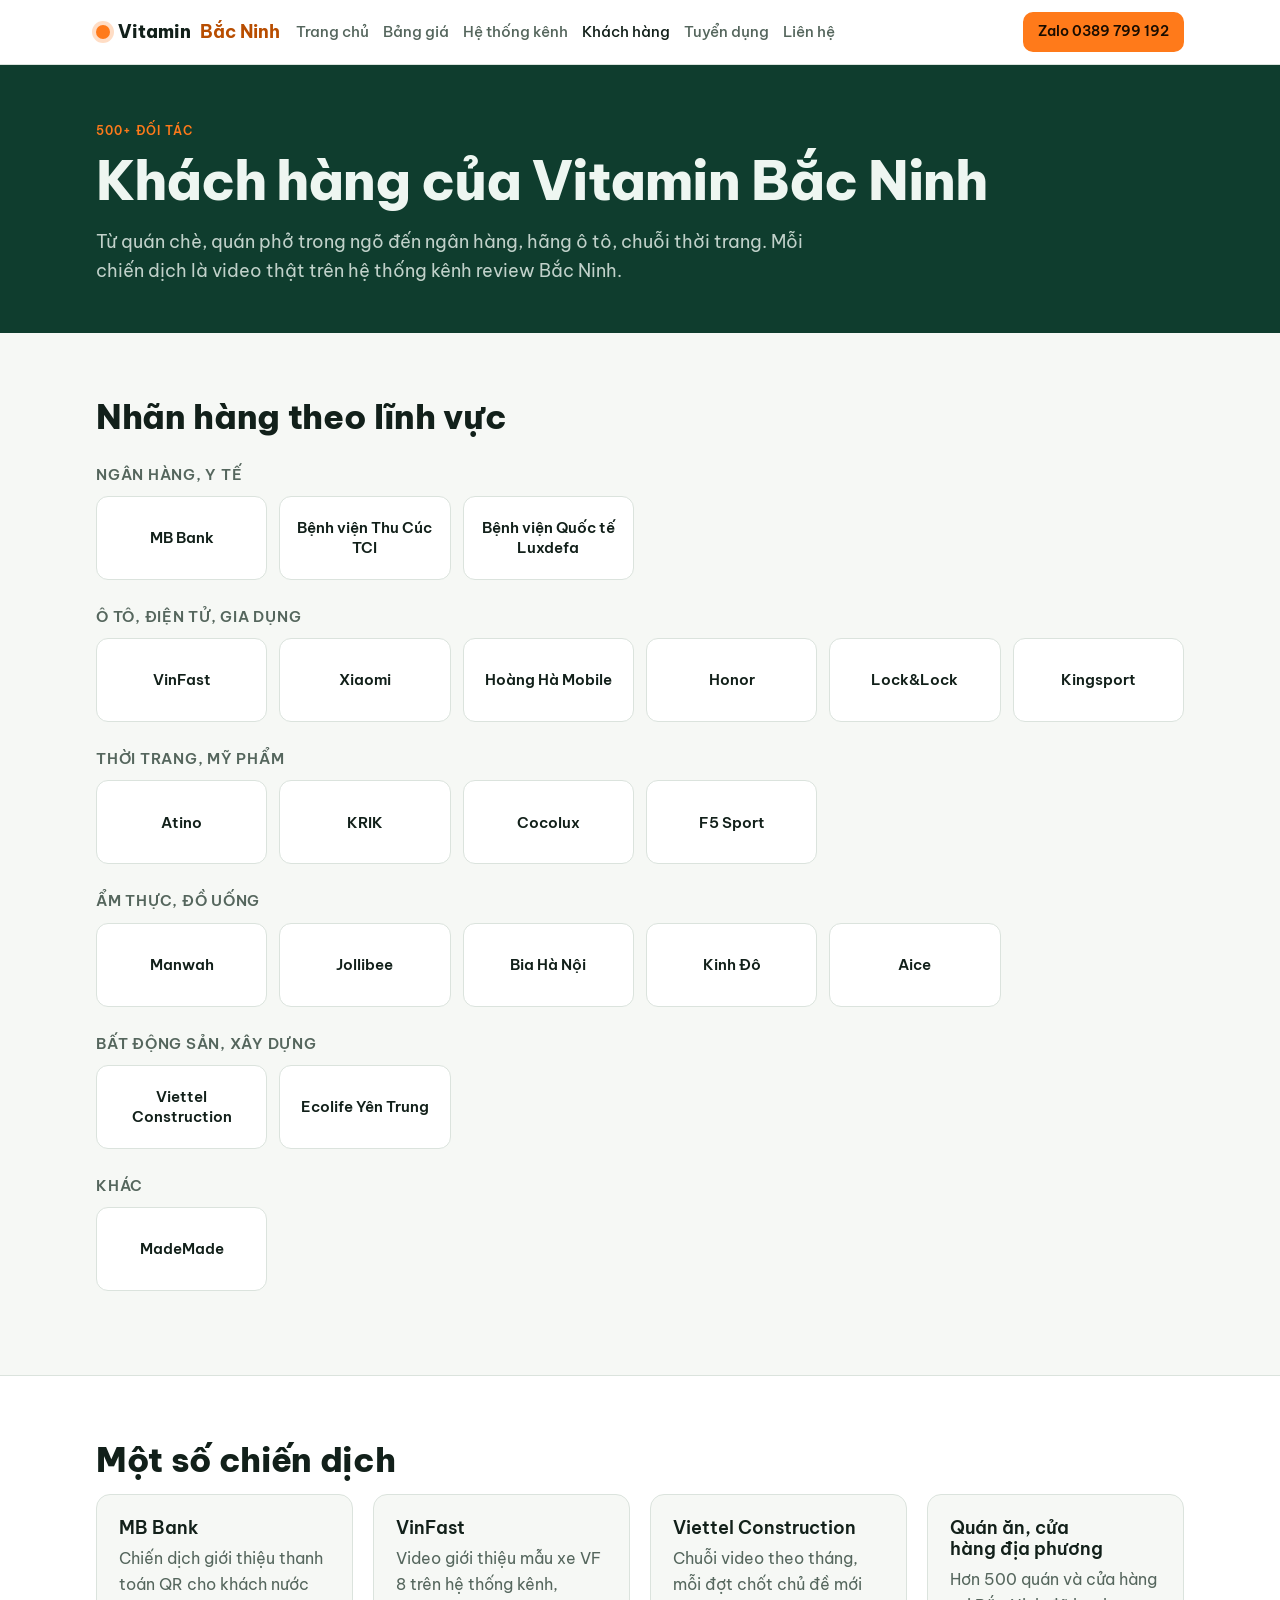
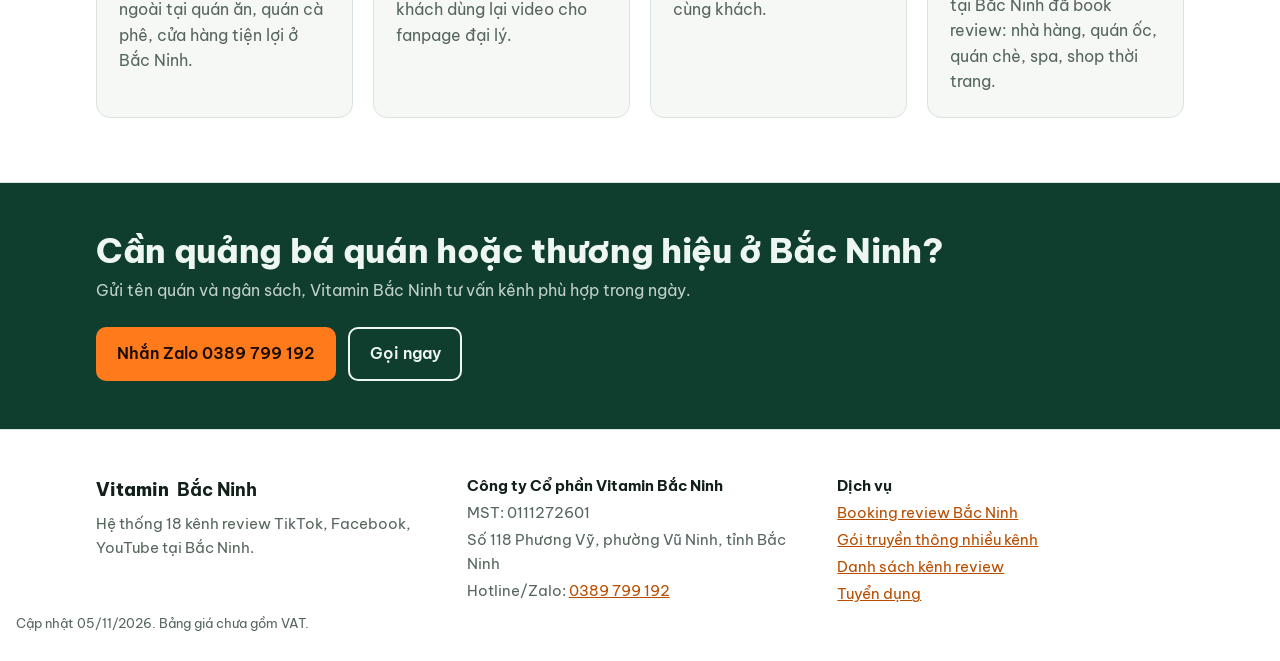
<file: khach-hang.html>
<!doctype html>
<html lang="vi"><head><meta charset="utf-8"><meta name="viewport" content="width=device-width, initial-scale=1, viewport-fit=cover">
<title>Khách hàng và chiến dịch | Vitamin Bắc Ninh</title>
<meta name="description" content="Vitamin Bắc Ninh đã làm video review cho MB Bank, VinFast, Bệnh viện Thu Cúc TCI, Atino, KRIK, Jollibee, Manwah và hơn 500 quán ăn, cửa hàng tại Bắc Ninh.">
<meta name="claude:viewport-fit-sides" content="cover">
<link rel="canonical" href="https://vitaminbacninh.github.io/khach-hang.html">
<meta property="og:type" content="website"><meta property="og:title" content="Khách hàng và chiến dịch | Vitamin Bắc Ninh"><meta property="og:description" content="Vitamin Bắc Ninh đã làm video review cho MB Bank, VinFast, Bệnh viện Thu Cúc TCI, Atino, KRIK, Jollibee, Manwah và hơn 500 quán ăn, cửa hàng tại Bắc Ninh."><meta property="og:url" content="https://vitaminbacninh.github.io/khach-hang.html"><meta property="og:locale" content="vi_VN">
<link rel="preconnect" href="https://fonts.googleapis.com"><link rel="preconnect" href="https://fonts.gstatic.com" crossorigin><link rel="stylesheet" href="https://fonts.googleapis.com/css2?family=Be+Vietnam+Pro:wght@400;500;600;800&display=swap">
<style>/* Layout: dải ngang toàn chiều rộng, nội dung trong khung 1120px; chữ Be Vietnam Pro */
:root{--bg:#f6f8f5;--panel:#ffffff;--ink:#12201a;--muted:#55665d;--line:#dbe3dd;--green:#0f3d2e;--green-2:#175c44;--citrus:#ff7a1a;--citrus-ink:#b84d00;--on-green:#eef6f1;--font:"Be Vietnam Pro",system-ui,-apple-system,"Segoe UI",Roboto,Arial,sans-serif;color-scheme:light}
@media (prefers-color-scheme:dark){:root:not([data-theme="light"]){--bg:#0d1512;--panel:#14201b;--ink:#e8efea;--muted:#a3b4ab;--line:#26352e;--green:#0b2c21;--green-2:#1f7a5a;--citrus:#ff8a33;--citrus-ink:#ffa45c;--on-green:#e8f3ed;color-scheme:dark}}
:root[data-theme="dark"]{--bg:#0d1512;--panel:#14201b;--ink:#e8efea;--muted:#a3b4ab;--line:#26352e;--green:#0b2c21;--green-2:#1f7a5a;--citrus:#ff8a33;--citrus-ink:#ffa45c;--on-green:#e8f3ed;color-scheme:dark}
*{box-sizing:border-box}
html{-webkit-text-size-adjust:100%}
body{margin:0;background:var(--bg);color:var(--ink);font-family:var(--font);font-size:16px;line-height:1.6}
a{color:var(--citrus-ink)}
a:focus-visible,.btn:focus-visible,summary:focus-visible{outline:2px solid var(--citrus);outline-offset:2px}
.wrap{max-width:1120px;margin:0 auto;padding-left:max(16px,env(safe-area-inset-left,0px));padding-right:max(16px,env(safe-area-inset-right,0px))}
.narrow{max-width:820px}
h1,h2,h3{line-height:1.2;text-wrap:balance;margin:0}
h1{font-size:clamp(2rem,5vw,3.4rem);font-weight:800;letter-spacing:-.02em}
h2{font-size:clamp(1.5rem,3vw,2.1rem);font-weight:800;letter-spacing:-.01em;margin-bottom:.4em}
h3{font-size:1.1rem;font-weight:600}
.eyebrow{text-transform:uppercase;letter-spacing:.08em;font-size:.78rem;font-weight:600;color:var(--citrus-ink);margin:0 0 .6em}
.lead{font-size:1.12rem;color:var(--muted);max-width:62ch;margin:.8em 0 0}
.sub{color:var(--muted);margin:0 0 1.4em;max-width:65ch}
.btn{display:inline-block;background:var(--citrus);color:#1a0d00;font-weight:600;text-decoration:none;padding:.75em 1.2em;border-radius:10px;border:2px solid var(--citrus)}
.btn:hover{filter:brightness(1.05)}
.btn-ghost{background:transparent;color:inherit;border-color:currentColor}
.btn-sm{padding:.45em .9em;font-size:.9rem;white-space:nowrap}
.top{position:sticky;top:env(safe-area-inset-top,0px);z-index:5;background:var(--panel);border-bottom:1px solid var(--line)}
body::before{content:"";position:fixed;inset:0 0 auto;height:env(safe-area-inset-top,0px);z-index:10;background:var(--panel)}
.top-in{display:flex;align-items:center;gap:16px;padding-block:12px;flex-wrap:wrap}
.logo{font-weight:800;font-size:1.15rem;color:var(--ink);text-decoration:none;display:inline-flex;align-items:center;gap:.45em;margin:0}
.logo b{color:var(--citrus-ink)}
.dot{width:14px;height:14px;border-radius:50%;background:var(--citrus);box-shadow:0 0 0 4px color-mix(in srgb,var(--citrus) 25%,transparent)}
.top nav{display:flex;gap:4px 14px;flex-wrap:wrap;flex:1;min-width:0}
.top nav a{white-space:nowrap;color:var(--muted);text-decoration:none;font-weight:500;font-size:.95rem}
.top nav a[aria-current="page"],.top nav a:hover{color:var(--ink)}
@media (max-width:720px){.top-in{gap:8px 12px}.top nav{order:3;flex-basis:100%;overflow-x:auto;flex-wrap:nowrap;padding-bottom:4px}.top-in .btn-sm{margin-left:auto;font-size:.82rem;padding:.4em .7em}.logo{font-size:1rem}}
.hero{background:var(--green);color:var(--on-green);padding-block:56px 0}
.hero-in{display:grid;grid-template-columns:minmax(0,1.4fr) minmax(0,.8fr);gap:40px;align-items:center}
.hero .lead{color:color-mix(in srgb,var(--on-green) 80%,transparent)}
.hero .eyebrow{color:var(--citrus)}
.hero-act{display:flex;gap:12px;flex-wrap:wrap;margin-top:28px}
.hero .btn-ghost{color:var(--on-green)}
.phone{justify-self:center;width:min(240px,100%);aspect-ratio:9/16;max-width:100%;border-radius:28px;padding:10px;background:#050a08;box-shadow:0 30px 60px -20px rgba(0,0,0,.6)}
.phone-screen{position:relative;height:100%;border-radius:20px;background:linear-gradient(170deg,#ffb066 0%,#ff7a1a 35%,#7a2e00 100%);color:#fff;padding:16px;display:flex;flex-direction:column;justify-content:flex-end;gap:6px;overflow:hidden}
.phone-screen p{margin:0;text-shadow:0 1px 3px rgba(0,0,0,.4)}
.ph-handle{font-weight:600}.ph-cap{font-size:.9rem;line-height:1.35}.ph-loc{font-size:.8rem;opacity:.9}
.ph-views{position:absolute;top:14px;left:14px;font-size:.75rem;font-weight:600;background:rgba(0,0,0,.35);padding:.2em .6em;border-radius:999px}
.ph-side{position:absolute;right:10px;bottom:90px;list-style:none;margin:0;padding:0;display:grid;gap:14px;font-size:1.3rem;text-align:center}
.stats{list-style:none;margin:48px auto 0;padding:24px max(16px,env(safe-area-inset-right,0px)) 28px max(16px,env(safe-area-inset-left,0px));max-width:1120px;display:grid;grid-template-columns:repeat(4,minmax(0,1fr));gap:20px;border-top:1px solid color-mix(in srgb,var(--on-green) 18%,transparent)}
.stats li{display:grid;gap:2px}
.stats b{font-size:clamp(1.5rem,3vw,2.2rem);font-weight:800;color:var(--citrus);font-variant-numeric:tabular-nums}
.stats span{font-size:.88rem;color:color-mix(in srgb,var(--on-green) 75%,transparent)}
@media (max-width:820px){.hero-in{grid-template-columns:1fr}.phone{width:200px}.stats{grid-template-columns:repeat(2,minmax(0,1fr))}}
.sec{padding-block:64px}
.sec.alt{background:var(--panel);border-block:1px solid var(--line)}
.pagehead{background:var(--green);color:var(--on-green);padding-block:56px 48px}
.pagehead .lead{color:color-mix(in srgb,var(--on-green) 80%,transparent)}
.pagehead .eyebrow{color:var(--citrus)}
.svc{display:grid;grid-template-columns:repeat(auto-fit,minmax(min(100%,240px),1fr));gap:20px}
.svc article{display:flex;flex-direction:column;gap:8px;padding:22px;border:1px solid var(--line);border-radius:14px;background:var(--panel)}
.sec.alt .svc article{background:var(--bg)}
.svc p{margin:0;color:var(--muted)}
.svc a{margin-top:auto;font-weight:600}
.pkgs{display:grid;grid-template-columns:repeat(auto-fit,minmax(min(100%,240px),1fr));gap:20px;align-items:stretch}
.pkg{position:relative;display:flex;flex-direction:column;gap:6px;padding:24px;border:1px solid var(--line);border-radius:14px;background:var(--bg)}
.sec:not(.alt) .pkg{background:var(--panel)}
.pkg.hot{border:2px solid var(--citrus)}
.tag{position:absolute;top:-12px;left:20px;background:var(--citrus);color:#1a0d00;font-size:.75rem;font-weight:600;padding:.2em .7em;border-radius:999px}
.price{font-size:1.9rem;font-weight:800;margin:0;font-variant-numeric:tabular-nums}
.meta{margin:0;color:var(--muted);font-size:.92rem}
.meta b{color:var(--ink)}
.chans{margin:.4em 0 0;padding-left:1.2em;font-size:.92rem}
.sat,.note{margin:0;font-size:.85rem;color:var(--muted)}
.note{margin-top:auto;padding-top:10px;border-top:1px dashed var(--line)}
.brands{font-size:1.15rem;font-weight:600;line-height:1.9;max-width:900px}
.faq details{border-bottom:1px solid var(--line);padding:16px 0}
.faq summary{cursor:pointer;font-weight:600;font-size:1.05rem}
.faq p{margin:.6em 0 0;color:var(--muted)}
.cta{background:var(--green);color:var(--on-green);padding-block:48px}
.cta-in{display:flex;gap:24px;align-items:center;justify-content:space-between;flex-wrap:wrap}
.cta h2{margin:0}.cta p{margin:.4em 0 0;color:color-mix(in srgb,var(--on-green) 80%,transparent)}
.cta-act{display:flex;gap:12px;flex-wrap:wrap}
.cta .btn-ghost{color:var(--on-green)}
.tbl{overflow-x:auto;border:1px solid var(--line);border-radius:12px;background:var(--panel)}
table{border-collapse:collapse;width:100%;font-size:.95rem}
th,td{padding:10px 14px;text-align:left;border-bottom:1px solid var(--line);vertical-align:top}
th{font-weight:600;color:var(--muted);font-size:.85rem;background:var(--bg);white-space:nowrap}
tbody tr:last-child td{border-bottom:0}
.num{text-align:right;font-variant-numeric:tabular-nums;white-space:nowrap}
.steps{list-style:none;counter-reset:s;margin:0;padding:0;display:grid;grid-template-columns:repeat(auto-fit,minmax(min(100%,220px),1fr));gap:20px}
.steps li{counter-increment:s;display:grid;gap:6px;padding:20px;border-left:3px solid var(--citrus);background:var(--panel)}
.steps li::before{content:"Bước " counter(s);font-size:.78rem;font-weight:600;color:var(--citrus-ink);text-transform:uppercase;letter-spacing:.06em}
.steps span{color:var(--muted)}
.feat{display:grid;grid-template-columns:repeat(auto-fit,minmax(min(100%,220px),1fr));gap:20px;margin-bottom:48px}
.feat article{padding:20px;border:1px solid var(--line);border-radius:14px;background:var(--panel)}
.feat p{margin:.3em 0 0;color:var(--muted);font-size:.92rem}
.big{font-size:2rem;font-weight:800;color:var(--ink)!important;margin:.2em 0!important;font-variant-numeric:tabular-nums}
.contact{display:grid;grid-template-columns:repeat(auto-fit,minmax(min(100%,240px),1fr));gap:20px;margin-bottom:40px}
.card{padding:22px;border:1px solid var(--line);border-radius:14px;background:var(--panel)}
.card p{margin:.4em 0 0}
.big a{color:inherit;text-decoration:none}
.list{padding-left:1.2em}
.foot{background:var(--panel);border-top:1px solid var(--line);padding-block:40px 24px;font-size:.92rem;color:var(--muted)}
.foot-in{display:grid;grid-template-columns:repeat(auto-fit,minmax(min(100%,240px),1fr));gap:24px}
.foot p{margin:.25em 0}.foot b{color:var(--ink)}
.fine{margin-top:24px;font-size:.8rem}
@media (prefers-reduced-motion:no-preference){.btn{transition:filter .15s}}
/* Thẻ kênh: ảnh đại diện + số follower từng nền tảng */
.av{width:72px;height:72px;border-radius:50%;object-fit:cover;flex:none;background:var(--line);border:2px solid var(--panel);box-shadow:0 0 0 1px var(--line)}
.av-ph{display:inline-grid;place-items:center;font-weight:800;font-size:1.3rem;color:var(--on-green);background:var(--green-2)}
.chs{display:grid;grid-template-columns:repeat(auto-fill,minmax(min(100%,260px),1fr));gap:16px}
.ch{display:flex;flex-direction:column;gap:12px;padding:18px;border:1px solid var(--line);border-radius:14px;background:var(--panel)}
.ch-top{display:flex;gap:14px;align-items:center;min-width:0}
.ch-top>div{min-width:0}
.ch h3{font-size:1.05rem}
.handle,.grp{margin:0;font-size:.85rem;color:var(--muted);overflow-wrap:anywhere}
.grp{font-size:.8rem}
.plats{list-style:none;margin:0;padding:0;display:grid;gap:6px}
.plats a,.plats .nolink{display:flex;justify-content:space-between;align-items:center;gap:8px;padding:6px 10px;border-radius:8px;background:var(--bg);color:var(--ink);text-decoration:none;font-size:.92rem}
.plats a:hover{box-shadow:inset 0 0 0 1px var(--citrus)}
.plats b{font-variant-numeric:tabular-nums}
.pl{display:inline-flex;align-items:center;gap:6px;font-weight:500}
.pl::before{content:"";width:10px;height:10px;border-radius:3px;background:var(--muted)}
.pl.tt::before{background:#111;box-shadow:2px 0 0 #25f4ee,-2px 0 0 #fe2c55}
.pl.fb::before{background:#1877f2}
.pl.yt::before{background:#ff0000}
.plats a .pl::after{content:"↗";font-size:.75rem;color:var(--muted)}
.soon{margin:0;font-size:.88rem;color:var(--muted);padding:6px 10px;border-radius:8px;background:var(--bg)}
.ch-price{margin:auto 0 0;padding-top:10px;border-top:1px dashed var(--line);font-weight:700;font-variant-numeric:tabular-nums}
.ch-price span{font-weight:400;color:var(--muted);font-size:.88rem}
.strip{list-style:none;margin:0 0 20px;padding:0;display:grid;grid-template-columns:repeat(8,minmax(0,1fr));gap:12px}
.strip a{height:100%;display:flex;flex-direction:column;align-items:center;text-align:center;gap:6px;padding:14px 8px;border-radius:14px;text-decoration:none;color:var(--ink);background:var(--bg);border:1px solid var(--line)}
.strip a:hover{border-color:var(--citrus)}
.strip b{font-size:.88rem;line-height:1.3}
.strip span{font-size:.8rem;color:var(--muted)}
@media (max-width:1000px){.strip{grid-template-columns:repeat(4,minmax(0,1fr))}}
@media (max-width:520px){.strip{gap:8px}.strip a{padding:10px 4px}.strip .av{width:56px;height:56px}.strip b{font-size:.78rem}.strip span{font-size:.72rem}}
.feat{grid-template-columns:repeat(4,minmax(0,1fr))}
@media (max-width:900px){.feat{grid-template-columns:repeat(2,minmax(0,1fr))}}
@media (max-width:520px){.feat{grid-template-columns:1fr}}
/* Lưới logo đối tác: có file logo thì hiện ảnh, chưa có thì hiện ô tên đồng bộ */
.logos{list-style:none;margin:0 0 20px;padding:0;display:grid;grid-template-columns:repeat(auto-fill,minmax(min(100%,150px),1fr));gap:12px}
.lg{display:grid;place-items:center;min-height:84px;padding:14px;border:1px solid var(--line);border-radius:12px;background:#fff}
.lg img{max-width:100%;max-height:48px;object-fit:contain}
.lg-txt{background:var(--panel)}
.lg-txt span{font-weight:600;font-size:.95rem;text-align:center;line-height:1.3;color:var(--ink)}
.sec.alt .lg-txt{background:var(--bg)}
.lg-group{margin-top:28px}.lg-group h3{margin-bottom:12px;color:var(--muted);font-size:.95rem;text-transform:uppercase;letter-spacing:.05em}
/* Tuyển dụng */
.jobs{display:grid;gap:20px}
.job{padding:24px;border:1px solid var(--line);border-radius:14px;background:var(--panel);display:grid;gap:10px}
.job h3{font-size:1.3rem}.job p{margin:0}
.job h4{margin:0 0 4px;font-size:.95rem}
.job-meta{color:var(--citrus-ink);font-weight:600;font-size:.9rem}
.job-cols{display:grid;grid-template-columns:repeat(auto-fit,minmax(min(100%,280px),1fr));gap:8px 24px}
.job-cols .list{margin:0}
.job-pay{padding:12px 14px;border-radius:10px;background:var(--bg)}
.apply{display:grid;gap:14px}
.apply label{display:grid;gap:6px;font-weight:600;font-size:.95rem}
.apply input,.apply select,.apply textarea{font:inherit;font-weight:400;padding:.65em .8em;border:1px solid var(--line);border-radius:10px;background:var(--panel);color:var(--ink);width:100%}
.apply input:focus-visible,.apply select:focus-visible,.apply textarea:focus-visible{outline:2px solid var(--citrus);outline-offset:1px}
.apply-act{display:flex;gap:12px;flex-wrap:wrap}
.apply button{cursor:pointer;font:inherit;font-weight:600}
.err{margin:0;color:#c0392b;font-weight:600}
.svc3{grid-template-columns:repeat(3,minmax(0,1fr))}
@media (max-width:820px){.svc3{grid-template-columns:repeat(2,minmax(0,1fr))}}
@media (max-width:520px){.svc3{grid-template-columns:1fr}}
.jobs-grid{grid-template-columns:repeat(auto-fill,minmax(min(100%,320px),1fr))}
.jobs-grid .job{align-content:start}
.jobs-grid .job>p:last-child{margin-top:auto}
.kinds{display:flex;flex-wrap:wrap;gap:6px}
.kinds span{font-size:.78rem;font-weight:600;padding:.2em .65em;border-radius:999px;background:color-mix(in srgb,var(--citrus) 16%,transparent);color:var(--citrus-ink)}
.job-apply{font-weight:600}
.apply fieldset{border:1px solid var(--line);border-radius:10px;padding:12px 14px;margin:0;display:grid;gap:8px}
.apply legend{font-weight:600;font-size:.95rem;padding:0 4px}
.apply .chk{display:flex;align-items:center;gap:10px;font-weight:400}
.apply .chk input{width:18px;height:18px;flex:none;accent-color:var(--citrus)}
</style>
<script type="application/ld+json">{"@context": "https://schema.org", "@type": ["LocalBusiness", "ProfessionalService"], "@id": "https://vitaminbacninh.github.io/#org", "name": "Vitamin Bắc Ninh", "legalName": "Công ty Cổ phần Vitamin Bắc Ninh", "taxID": "0111272601", "url": "https://vitaminbacninh.github.io/", "telephone": "+84389799192", "description": "Vitamin Bắc Ninh vận hành hệ thống 18 kênh review TikTok, Facebook, YouTube tại Bắc Ninh, nhận booking review quán ăn, cửa hàng, booking KOL/KOC, xây kênh và sản xuất video quảng cáo.", "address": {"@type": "PostalAddress", "streetAddress": "Số 118 Phương Vỹ, phường Vũ Ninh", "addressRegion": "Bắc Ninh", "addressCountry": "VN"}, "areaServed": ["Bắc Ninh", "Từ Sơn", "Tiên Du", "Yên Phong", "Quế Võ", "Việt Yên"], "priceRange": "800.000đ – 40.000.000đ", "sameAs": ["https://www.tiktok.com/@thodia.bn", "https://www.youtube.com/@Thodiabacninh", "https://www.facebook.com/Thodiabacninh99/", "https://www.tiktok.com/@bacninhangii"]}</script>
</head><body>
<header class="top"><div class="wrap top-in">
<a class="logo" href="index.html"><span class="dot" aria-hidden="true"></span>Vitamin <b>Bắc Ninh</b></a>
<nav aria-label="Menu chính"><a href="index.html">Trang chủ</a><a href="bang-gia.html">Bảng giá</a><a href="he-thong-kenh.html">Hệ thống kênh</a><a href="khach-hang.html" aria-current="page">Khách hàng</a><a href="tuyen-dung.html">Tuyển dụng</a><a href="lien-he.html">Liên hệ</a></nav>
<a class="btn btn-sm" href="https://zalo.me/0389799192" rel="noopener">Zalo 0389 799 192</a>
</div></header>
<main><section class="pagehead"><div class="wrap">
<p class="eyebrow">500+ đối tác</p>
<h1>Khách hàng của Vitamin Bắc Ninh</h1>
<p class="lead">Từ quán chè, quán phở trong ngõ đến ngân hàng, hãng ô tô, chuỗi thời trang. Mỗi chiến dịch là video thật trên hệ thống kênh review Bắc Ninh.</p>
</div></section>
<section class="sec"><div class="wrap">
<h2>Nhãn hàng theo lĩnh vực</h2>
<div class="lg-group"><h3>Ngân hàng, y tế</h3><ul class="logos"><li class="lg lg-txt"><span>MB Bank</span></li><li class="lg lg-txt"><span>Bệnh viện Thu Cúc TCI</span></li><li class="lg lg-txt"><span>Bệnh viện Quốc tế Luxdefa</span></li></ul></div><div class="lg-group"><h3>Ô tô, điện tử, gia dụng</h3><ul class="logos"><li class="lg lg-txt"><span>VinFast</span></li><li class="lg lg-txt"><span>Xiaomi</span></li><li class="lg lg-txt"><span>Hoàng Hà Mobile</span></li><li class="lg lg-txt"><span>Honor</span></li><li class="lg lg-txt"><span>Lock&amp;Lock</span></li><li class="lg lg-txt"><span>Kingsport</span></li></ul></div><div class="lg-group"><h3>Thời trang, mỹ phẩm</h3><ul class="logos"><li class="lg lg-txt"><span>Atino</span></li><li class="lg lg-txt"><span>KRIK</span></li><li class="lg lg-txt"><span>Cocolux</span></li><li class="lg lg-txt"><span>F5 Sport</span></li></ul></div><div class="lg-group"><h3>Ẩm thực, đồ uống</h3><ul class="logos"><li class="lg lg-txt"><span>Manwah</span></li><li class="lg lg-txt"><span>Jollibee</span></li><li class="lg lg-txt"><span>Bia Hà Nội</span></li><li class="lg lg-txt"><span>Kinh Đô</span></li><li class="lg lg-txt"><span>Aice</span></li></ul></div><div class="lg-group"><h3>Bất động sản, xây dựng</h3><ul class="logos"><li class="lg lg-txt"><span>Viettel Construction</span></li><li class="lg lg-txt"><span>Ecolife Yên Trung</span></li></ul></div><div class="lg-group"><h3>Khác</h3><ul class="logos"><li class="lg lg-txt"><span>MadeMade</span></li></ul></div>
</div></section>
<section class="sec alt"><div class="wrap">
<h2>Một số chiến dịch</h2>
<div class="svc">
<article><h3>MB Bank</h3><p>Chiến dịch giới thiệu thanh toán QR cho khách nước ngoài tại quán ăn, quán cà phê, cửa hàng tiện lợi ở Bắc Ninh.</p></article>
<article><h3>VinFast</h3><p>Video giới thiệu mẫu xe VF 8 trên hệ thống kênh, khách dùng lại video cho fanpage đại lý.</p></article>
<article><h3>Viettel Construction</h3><p>Chuỗi video theo tháng, mỗi đợt chốt chủ đề mới cùng khách.</p></article>
<article><h3>Quán ăn, cửa hàng địa phương</h3><p>Hơn 500 quán và cửa hàng tại Bắc Ninh đã book review: nhà hàng, quán ốc, quán chè, spa, shop thời trang.</p></article>
</div></div></section>
<section class="cta"><div class="wrap cta-in">
<div><h2>Cần quảng bá quán hoặc thương hiệu ở Bắc Ninh?</h2><p>Gửi tên quán và ngân sách, Vitamin Bắc Ninh tư vấn kênh phù hợp trong ngày.</p></div>
<div class="cta-act"><a class="btn" href="https://zalo.me/0389799192" rel="noopener">Nhắn Zalo 0389 799 192</a><a class="btn btn-ghost" href="tel:+84389799192">Gọi ngay</a></div>
</div></section></main>
<footer class="foot"><div class="wrap foot-in">
<div><p class="logo">Vitamin <b>Bắc Ninh</b></p><p>Hệ thống 18 kênh review TikTok, Facebook, YouTube tại Bắc Ninh.</p></div>
<div><p><b>Công ty Cổ phần Vitamin Bắc Ninh</b></p><p>MST: 0111272601</p><p>Số 118 Phương Vỹ, phường Vũ Ninh, tỉnh Bắc Ninh</p><p>Hotline/Zalo: <a href="tel:+84389799192">0389 799 192</a></p></div>
<div><p><b>Dịch vụ</b></p><p><a href="bang-gia.html">Booking review Bắc Ninh</a></p><p><a href="bang-gia.html#goi">Gói truyền thông nhiều kênh</a></p><p><a href="he-thong-kenh.html">Danh sách kênh review</a></p><p><a href="tuyen-dung.html">Tuyển dụng</a></p></div>
</div><p class="wrap fine">Cập nhật 05/11/2026. Bảng giá chưa gồm VAT.</p></footer>
</body></html>
</file>
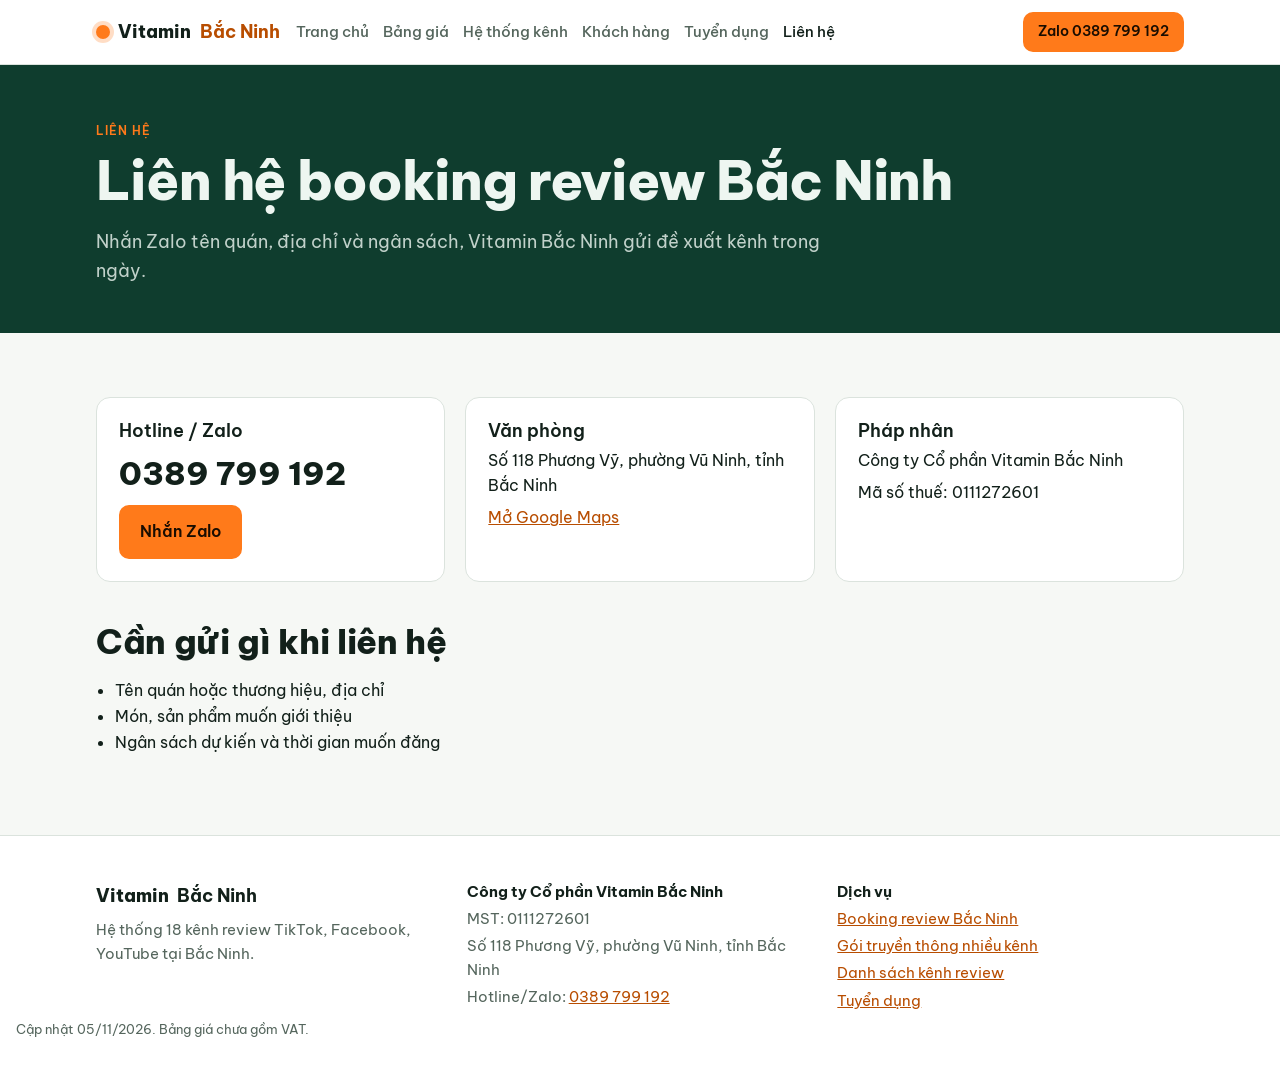
<file: lien-he.html>
<!doctype html>
<html lang="vi"><head><meta charset="utf-8"><meta name="viewport" content="width=device-width, initial-scale=1, viewport-fit=cover">
<title>Liên hệ Vitamin Bắc Ninh – Hotline 0389 799 192</title>
<meta name="description" content="Liên hệ Vitamin Bắc Ninh: Số 118 Phương Vỹ, phường Vũ Ninh, tỉnh Bắc Ninh. Hotline/Zalo 0389 799 192. Booking review TikTok, KOL/KOC, xây kênh.">
<meta name="claude:viewport-fit-sides" content="cover">
<link rel="canonical" href="https://vitaminbacninh.github.io/lien-he.html">
<meta property="og:type" content="website"><meta property="og:title" content="Liên hệ Vitamin Bắc Ninh – Hotline 0389 799 192"><meta property="og:description" content="Liên hệ Vitamin Bắc Ninh: Số 118 Phương Vỹ, phường Vũ Ninh, tỉnh Bắc Ninh. Hotline/Zalo 0389 799 192. Booking review TikTok, KOL/KOC, xây kênh."><meta property="og:url" content="https://vitaminbacninh.github.io/lien-he.html"><meta property="og:locale" content="vi_VN">
<link rel="preconnect" href="https://fonts.googleapis.com"><link rel="preconnect" href="https://fonts.gstatic.com" crossorigin><link rel="stylesheet" href="https://fonts.googleapis.com/css2?family=Be+Vietnam+Pro:wght@400;500;600;800&display=swap">
<style>/* Layout: dải ngang toàn chiều rộng, nội dung trong khung 1120px; chữ Be Vietnam Pro */
:root{--bg:#f6f8f5;--panel:#ffffff;--ink:#12201a;--muted:#55665d;--line:#dbe3dd;--green:#0f3d2e;--green-2:#175c44;--citrus:#ff7a1a;--citrus-ink:#b84d00;--on-green:#eef6f1;--font:"Be Vietnam Pro",system-ui,-apple-system,"Segoe UI",Roboto,Arial,sans-serif;color-scheme:light}
@media (prefers-color-scheme:dark){:root:not([data-theme="light"]){--bg:#0d1512;--panel:#14201b;--ink:#e8efea;--muted:#a3b4ab;--line:#26352e;--green:#0b2c21;--green-2:#1f7a5a;--citrus:#ff8a33;--citrus-ink:#ffa45c;--on-green:#e8f3ed;color-scheme:dark}}
:root[data-theme="dark"]{--bg:#0d1512;--panel:#14201b;--ink:#e8efea;--muted:#a3b4ab;--line:#26352e;--green:#0b2c21;--green-2:#1f7a5a;--citrus:#ff8a33;--citrus-ink:#ffa45c;--on-green:#e8f3ed;color-scheme:dark}
*{box-sizing:border-box}
html{-webkit-text-size-adjust:100%}
body{margin:0;background:var(--bg);color:var(--ink);font-family:var(--font);font-size:16px;line-height:1.6}
a{color:var(--citrus-ink)}
a:focus-visible,.btn:focus-visible,summary:focus-visible{outline:2px solid var(--citrus);outline-offset:2px}
.wrap{max-width:1120px;margin:0 auto;padding-left:max(16px,env(safe-area-inset-left,0px));padding-right:max(16px,env(safe-area-inset-right,0px))}
.narrow{max-width:820px}
h1,h2,h3{line-height:1.2;text-wrap:balance;margin:0}
h1{font-size:clamp(2rem,5vw,3.4rem);font-weight:800;letter-spacing:-.02em}
h2{font-size:clamp(1.5rem,3vw,2.1rem);font-weight:800;letter-spacing:-.01em;margin-bottom:.4em}
h3{font-size:1.1rem;font-weight:600}
.eyebrow{text-transform:uppercase;letter-spacing:.08em;font-size:.78rem;font-weight:600;color:var(--citrus-ink);margin:0 0 .6em}
.lead{font-size:1.12rem;color:var(--muted);max-width:62ch;margin:.8em 0 0}
.sub{color:var(--muted);margin:0 0 1.4em;max-width:65ch}
.btn{display:inline-block;background:var(--citrus);color:#1a0d00;font-weight:600;text-decoration:none;padding:.75em 1.2em;border-radius:10px;border:2px solid var(--citrus)}
.btn:hover{filter:brightness(1.05)}
.btn-ghost{background:transparent;color:inherit;border-color:currentColor}
.btn-sm{padding:.45em .9em;font-size:.9rem;white-space:nowrap}
.top{position:sticky;top:env(safe-area-inset-top,0px);z-index:5;background:var(--panel);border-bottom:1px solid var(--line)}
body::before{content:"";position:fixed;inset:0 0 auto;height:env(safe-area-inset-top,0px);z-index:10;background:var(--panel)}
.top-in{display:flex;align-items:center;gap:16px;padding-block:12px;flex-wrap:wrap}
.logo{font-weight:800;font-size:1.15rem;color:var(--ink);text-decoration:none;display:inline-flex;align-items:center;gap:.45em;margin:0}
.logo b{color:var(--citrus-ink)}
.dot{width:14px;height:14px;border-radius:50%;background:var(--citrus);box-shadow:0 0 0 4px color-mix(in srgb,var(--citrus) 25%,transparent)}
.top nav{display:flex;gap:4px 14px;flex-wrap:wrap;flex:1;min-width:0}
.top nav a{white-space:nowrap;color:var(--muted);text-decoration:none;font-weight:500;font-size:.95rem}
.top nav a[aria-current="page"],.top nav a:hover{color:var(--ink)}
@media (max-width:720px){.top-in{gap:8px 12px}.top nav{order:3;flex-basis:100%;overflow-x:auto;flex-wrap:nowrap;padding-bottom:4px}.top-in .btn-sm{margin-left:auto;font-size:.82rem;padding:.4em .7em}.logo{font-size:1rem}}
.hero{background:var(--green);color:var(--on-green);padding-block:56px 0}
.hero-in{display:grid;grid-template-columns:minmax(0,1.4fr) minmax(0,.8fr);gap:40px;align-items:center}
.hero .lead{color:color-mix(in srgb,var(--on-green) 80%,transparent)}
.hero .eyebrow{color:var(--citrus)}
.hero-act{display:flex;gap:12px;flex-wrap:wrap;margin-top:28px}
.hero .btn-ghost{color:var(--on-green)}
.phone{justify-self:center;width:min(240px,100%);aspect-ratio:9/16;max-width:100%;border-radius:28px;padding:10px;background:#050a08;box-shadow:0 30px 60px -20px rgba(0,0,0,.6)}
.phone-screen{position:relative;height:100%;border-radius:20px;background:linear-gradient(170deg,#ffb066 0%,#ff7a1a 35%,#7a2e00 100%);color:#fff;padding:16px;display:flex;flex-direction:column;justify-content:flex-end;gap:6px;overflow:hidden}
.phone-screen p{margin:0;text-shadow:0 1px 3px rgba(0,0,0,.4)}
.ph-handle{font-weight:600}.ph-cap{font-size:.9rem;line-height:1.35}.ph-loc{font-size:.8rem;opacity:.9}
.ph-views{position:absolute;top:14px;left:14px;font-size:.75rem;font-weight:600;background:rgba(0,0,0,.35);padding:.2em .6em;border-radius:999px}
.ph-side{position:absolute;right:10px;bottom:90px;list-style:none;margin:0;padding:0;display:grid;gap:14px;font-size:1.3rem;text-align:center}
.stats{list-style:none;margin:48px auto 0;padding:24px max(16px,env(safe-area-inset-right,0px)) 28px max(16px,env(safe-area-inset-left,0px));max-width:1120px;display:grid;grid-template-columns:repeat(4,minmax(0,1fr));gap:20px;border-top:1px solid color-mix(in srgb,var(--on-green) 18%,transparent)}
.stats li{display:grid;gap:2px}
.stats b{font-size:clamp(1.5rem,3vw,2.2rem);font-weight:800;color:var(--citrus);font-variant-numeric:tabular-nums}
.stats span{font-size:.88rem;color:color-mix(in srgb,var(--on-green) 75%,transparent)}
@media (max-width:820px){.hero-in{grid-template-columns:1fr}.phone{width:200px}.stats{grid-template-columns:repeat(2,minmax(0,1fr))}}
.sec{padding-block:64px}
.sec.alt{background:var(--panel);border-block:1px solid var(--line)}
.pagehead{background:var(--green);color:var(--on-green);padding-block:56px 48px}
.pagehead .lead{color:color-mix(in srgb,var(--on-green) 80%,transparent)}
.pagehead .eyebrow{color:var(--citrus)}
.svc{display:grid;grid-template-columns:repeat(auto-fit,minmax(min(100%,240px),1fr));gap:20px}
.svc article{display:flex;flex-direction:column;gap:8px;padding:22px;border:1px solid var(--line);border-radius:14px;background:var(--panel)}
.sec.alt .svc article{background:var(--bg)}
.svc p{margin:0;color:var(--muted)}
.svc a{margin-top:auto;font-weight:600}
.pkgs{display:grid;grid-template-columns:repeat(auto-fit,minmax(min(100%,240px),1fr));gap:20px;align-items:stretch}
.pkg{position:relative;display:flex;flex-direction:column;gap:6px;padding:24px;border:1px solid var(--line);border-radius:14px;background:var(--bg)}
.sec:not(.alt) .pkg{background:var(--panel)}
.pkg.hot{border:2px solid var(--citrus)}
.tag{position:absolute;top:-12px;left:20px;background:var(--citrus);color:#1a0d00;font-size:.75rem;font-weight:600;padding:.2em .7em;border-radius:999px}
.price{font-size:1.9rem;font-weight:800;margin:0;font-variant-numeric:tabular-nums}
.meta{margin:0;color:var(--muted);font-size:.92rem}
.meta b{color:var(--ink)}
.chans{margin:.4em 0 0;padding-left:1.2em;font-size:.92rem}
.sat,.note{margin:0;font-size:.85rem;color:var(--muted)}
.note{margin-top:auto;padding-top:10px;border-top:1px dashed var(--line)}
.brands{font-size:1.15rem;font-weight:600;line-height:1.9;max-width:900px}
.faq details{border-bottom:1px solid var(--line);padding:16px 0}
.faq summary{cursor:pointer;font-weight:600;font-size:1.05rem}
.faq p{margin:.6em 0 0;color:var(--muted)}
.cta{background:var(--green);color:var(--on-green);padding-block:48px}
.cta-in{display:flex;gap:24px;align-items:center;justify-content:space-between;flex-wrap:wrap}
.cta h2{margin:0}.cta p{margin:.4em 0 0;color:color-mix(in srgb,var(--on-green) 80%,transparent)}
.cta-act{display:flex;gap:12px;flex-wrap:wrap}
.cta .btn-ghost{color:var(--on-green)}
.tbl{overflow-x:auto;border:1px solid var(--line);border-radius:12px;background:var(--panel)}
table{border-collapse:collapse;width:100%;font-size:.95rem}
th,td{padding:10px 14px;text-align:left;border-bottom:1px solid var(--line);vertical-align:top}
th{font-weight:600;color:var(--muted);font-size:.85rem;background:var(--bg);white-space:nowrap}
tbody tr:last-child td{border-bottom:0}
.num{text-align:right;font-variant-numeric:tabular-nums;white-space:nowrap}
.steps{list-style:none;counter-reset:s;margin:0;padding:0;display:grid;grid-template-columns:repeat(auto-fit,minmax(min(100%,220px),1fr));gap:20px}
.steps li{counter-increment:s;display:grid;gap:6px;padding:20px;border-left:3px solid var(--citrus);background:var(--panel)}
.steps li::before{content:"Bước " counter(s);font-size:.78rem;font-weight:600;color:var(--citrus-ink);text-transform:uppercase;letter-spacing:.06em}
.steps span{color:var(--muted)}
.feat{display:grid;grid-template-columns:repeat(auto-fit,minmax(min(100%,220px),1fr));gap:20px;margin-bottom:48px}
.feat article{padding:20px;border:1px solid var(--line);border-radius:14px;background:var(--panel)}
.feat p{margin:.3em 0 0;color:var(--muted);font-size:.92rem}
.big{font-size:2rem;font-weight:800;color:var(--ink)!important;margin:.2em 0!important;font-variant-numeric:tabular-nums}
.contact{display:grid;grid-template-columns:repeat(auto-fit,minmax(min(100%,240px),1fr));gap:20px;margin-bottom:40px}
.card{padding:22px;border:1px solid var(--line);border-radius:14px;background:var(--panel)}
.card p{margin:.4em 0 0}
.big a{color:inherit;text-decoration:none}
.list{padding-left:1.2em}
.foot{background:var(--panel);border-top:1px solid var(--line);padding-block:40px 24px;font-size:.92rem;color:var(--muted)}
.foot-in{display:grid;grid-template-columns:repeat(auto-fit,minmax(min(100%,240px),1fr));gap:24px}
.foot p{margin:.25em 0}.foot b{color:var(--ink)}
.fine{margin-top:24px;font-size:.8rem}
@media (prefers-reduced-motion:no-preference){.btn{transition:filter .15s}}
/* Thẻ kênh: ảnh đại diện + số follower từng nền tảng */
.av{width:72px;height:72px;border-radius:50%;object-fit:cover;flex:none;background:var(--line);border:2px solid var(--panel);box-shadow:0 0 0 1px var(--line)}
.av-ph{display:inline-grid;place-items:center;font-weight:800;font-size:1.3rem;color:var(--on-green);background:var(--green-2)}
.chs{display:grid;grid-template-columns:repeat(auto-fill,minmax(min(100%,260px),1fr));gap:16px}
.ch{display:flex;flex-direction:column;gap:12px;padding:18px;border:1px solid var(--line);border-radius:14px;background:var(--panel)}
.ch-top{display:flex;gap:14px;align-items:center;min-width:0}
.ch-top>div{min-width:0}
.ch h3{font-size:1.05rem}
.handle,.grp{margin:0;font-size:.85rem;color:var(--muted);overflow-wrap:anywhere}
.grp{font-size:.8rem}
.plats{list-style:none;margin:0;padding:0;display:grid;gap:6px}
.plats a,.plats .nolink{display:flex;justify-content:space-between;align-items:center;gap:8px;padding:6px 10px;border-radius:8px;background:var(--bg);color:var(--ink);text-decoration:none;font-size:.92rem}
.plats a:hover{box-shadow:inset 0 0 0 1px var(--citrus)}
.plats b{font-variant-numeric:tabular-nums}
.pl{display:inline-flex;align-items:center;gap:6px;font-weight:500}
.pl::before{content:"";width:10px;height:10px;border-radius:3px;background:var(--muted)}
.pl.tt::before{background:#111;box-shadow:2px 0 0 #25f4ee,-2px 0 0 #fe2c55}
.pl.fb::before{background:#1877f2}
.pl.yt::before{background:#ff0000}
.plats a .pl::after{content:"↗";font-size:.75rem;color:var(--muted)}
.soon{margin:0;font-size:.88rem;color:var(--muted);padding:6px 10px;border-radius:8px;background:var(--bg)}
.ch-price{margin:auto 0 0;padding-top:10px;border-top:1px dashed var(--line);font-weight:700;font-variant-numeric:tabular-nums}
.ch-price span{font-weight:400;color:var(--muted);font-size:.88rem}
.strip{list-style:none;margin:0 0 20px;padding:0;display:grid;grid-template-columns:repeat(8,minmax(0,1fr));gap:12px}
.strip a{height:100%;display:flex;flex-direction:column;align-items:center;text-align:center;gap:6px;padding:14px 8px;border-radius:14px;text-decoration:none;color:var(--ink);background:var(--bg);border:1px solid var(--line)}
.strip a:hover{border-color:var(--citrus)}
.strip b{font-size:.88rem;line-height:1.3}
.strip span{font-size:.8rem;color:var(--muted)}
@media (max-width:1000px){.strip{grid-template-columns:repeat(4,minmax(0,1fr))}}
@media (max-width:520px){.strip{gap:8px}.strip a{padding:10px 4px}.strip .av{width:56px;height:56px}.strip b{font-size:.78rem}.strip span{font-size:.72rem}}
.feat{grid-template-columns:repeat(4,minmax(0,1fr))}
@media (max-width:900px){.feat{grid-template-columns:repeat(2,minmax(0,1fr))}}
@media (max-width:520px){.feat{grid-template-columns:1fr}}
/* Lưới logo đối tác: có file logo thì hiện ảnh, chưa có thì hiện ô tên đồng bộ */
.logos{list-style:none;margin:0 0 20px;padding:0;display:grid;grid-template-columns:repeat(auto-fill,minmax(min(100%,150px),1fr));gap:12px}
.lg{display:grid;place-items:center;min-height:84px;padding:14px;border:1px solid var(--line);border-radius:12px;background:#fff}
.lg img{max-width:100%;max-height:48px;object-fit:contain}
.lg-txt{background:var(--panel)}
.lg-txt span{font-weight:600;font-size:.95rem;text-align:center;line-height:1.3;color:var(--ink)}
.sec.alt .lg-txt{background:var(--bg)}
.lg-group{margin-top:28px}.lg-group h3{margin-bottom:12px;color:var(--muted);font-size:.95rem;text-transform:uppercase;letter-spacing:.05em}
/* Tuyển dụng */
.jobs{display:grid;gap:20px}
.job{padding:24px;border:1px solid var(--line);border-radius:14px;background:var(--panel);display:grid;gap:10px}
.job h3{font-size:1.3rem}.job p{margin:0}
.job h4{margin:0 0 4px;font-size:.95rem}
.job-meta{color:var(--citrus-ink);font-weight:600;font-size:.9rem}
.job-cols{display:grid;grid-template-columns:repeat(auto-fit,minmax(min(100%,280px),1fr));gap:8px 24px}
.job-cols .list{margin:0}
.job-pay{padding:12px 14px;border-radius:10px;background:var(--bg)}
.apply{display:grid;gap:14px}
.apply label{display:grid;gap:6px;font-weight:600;font-size:.95rem}
.apply input,.apply select,.apply textarea{font:inherit;font-weight:400;padding:.65em .8em;border:1px solid var(--line);border-radius:10px;background:var(--panel);color:var(--ink);width:100%}
.apply input:focus-visible,.apply select:focus-visible,.apply textarea:focus-visible{outline:2px solid var(--citrus);outline-offset:1px}
.apply-act{display:flex;gap:12px;flex-wrap:wrap}
.apply button{cursor:pointer;font:inherit;font-weight:600}
.err{margin:0;color:#c0392b;font-weight:600}
.svc3{grid-template-columns:repeat(3,minmax(0,1fr))}
@media (max-width:820px){.svc3{grid-template-columns:repeat(2,minmax(0,1fr))}}
@media (max-width:520px){.svc3{grid-template-columns:1fr}}
.jobs-grid{grid-template-columns:repeat(auto-fill,minmax(min(100%,320px),1fr))}
.jobs-grid .job{align-content:start}
.jobs-grid .job>p:last-child{margin-top:auto}
.kinds{display:flex;flex-wrap:wrap;gap:6px}
.kinds span{font-size:.78rem;font-weight:600;padding:.2em .65em;border-radius:999px;background:color-mix(in srgb,var(--citrus) 16%,transparent);color:var(--citrus-ink)}
.job-apply{font-weight:600}
.apply fieldset{border:1px solid var(--line);border-radius:10px;padding:12px 14px;margin:0;display:grid;gap:8px}
.apply legend{font-weight:600;font-size:.95rem;padding:0 4px}
.apply .chk{display:flex;align-items:center;gap:10px;font-weight:400}
.apply .chk input{width:18px;height:18px;flex:none;accent-color:var(--citrus)}
</style>
<script type="application/ld+json">{"@context": "https://schema.org", "@type": ["LocalBusiness", "ProfessionalService"], "@id": "https://vitaminbacninh.github.io/#org", "name": "Vitamin Bắc Ninh", "legalName": "Công ty Cổ phần Vitamin Bắc Ninh", "taxID": "0111272601", "url": "https://vitaminbacninh.github.io/", "telephone": "+84389799192", "description": "Vitamin Bắc Ninh vận hành hệ thống 18 kênh review TikTok, Facebook, YouTube tại Bắc Ninh, nhận booking review quán ăn, cửa hàng, booking KOL/KOC, xây kênh và sản xuất video quảng cáo.", "address": {"@type": "PostalAddress", "streetAddress": "Số 118 Phương Vỹ, phường Vũ Ninh", "addressRegion": "Bắc Ninh", "addressCountry": "VN"}, "areaServed": ["Bắc Ninh", "Từ Sơn", "Tiên Du", "Yên Phong", "Quế Võ", "Việt Yên"], "priceRange": "800.000đ – 40.000.000đ", "sameAs": ["https://www.tiktok.com/@thodia.bn", "https://www.youtube.com/@Thodiabacninh", "https://www.facebook.com/Thodiabacninh99/", "https://www.tiktok.com/@bacninhangii"]}</script>
</head><body>
<header class="top"><div class="wrap top-in">
<a class="logo" href="index.html"><span class="dot" aria-hidden="true"></span>Vitamin <b>Bắc Ninh</b></a>
<nav aria-label="Menu chính"><a href="index.html">Trang chủ</a><a href="bang-gia.html">Bảng giá</a><a href="he-thong-kenh.html">Hệ thống kênh</a><a href="khach-hang.html">Khách hàng</a><a href="tuyen-dung.html">Tuyển dụng</a><a href="lien-he.html" aria-current="page">Liên hệ</a></nav>
<a class="btn btn-sm" href="https://zalo.me/0389799192" rel="noopener">Zalo 0389 799 192</a>
</div></header>
<main><section class="pagehead"><div class="wrap">
<p class="eyebrow">Liên hệ</p>
<h1>Liên hệ booking review Bắc Ninh</h1>
<p class="lead">Nhắn Zalo tên quán, địa chỉ và ngân sách, Vitamin Bắc Ninh gửi đề xuất kênh trong ngày.</p>
</div></section>
<section class="sec"><div class="wrap">
<div class="contact">
<div class="card"><h3>Hotline / Zalo</h3><p class="big"><a href="tel:+84389799192">0389 799 192</a></p><p><a class="btn" href="https://zalo.me/0389799192" rel="noopener">Nhắn Zalo</a></p></div>
<div class="card"><h3>Văn phòng</h3><p>Số 118 Phương Vỹ, phường Vũ Ninh, tỉnh Bắc Ninh</p><p><a href="https://www.google.com/maps/search/?api=1&query=118+Ph%C6%B0%C6%A1ng+V%E1%BB%B9+V%C5%A9+Ninh+B%E1%BA%AFc+Ninh" rel="noopener">Mở Google Maps</a></p></div>
<div class="card"><h3>Pháp nhân</h3><p>Công ty Cổ phần Vitamin Bắc Ninh</p><p>Mã số thuế: 0111272601</p></div>
</div>
<h2>Cần gửi gì khi liên hệ</h2>
<ul class="list"><li>Tên quán hoặc thương hiệu, địa chỉ</li><li>Món, sản phẩm muốn giới thiệu</li><li>Ngân sách dự kiến và thời gian muốn đăng</li></ul>
</div></section></main>
<footer class="foot"><div class="wrap foot-in">
<div><p class="logo">Vitamin <b>Bắc Ninh</b></p><p>Hệ thống 18 kênh review TikTok, Facebook, YouTube tại Bắc Ninh.</p></div>
<div><p><b>Công ty Cổ phần Vitamin Bắc Ninh</b></p><p>MST: 0111272601</p><p>Số 118 Phương Vỹ, phường Vũ Ninh, tỉnh Bắc Ninh</p><p>Hotline/Zalo: <a href="tel:+84389799192">0389 799 192</a></p></div>
<div><p><b>Dịch vụ</b></p><p><a href="bang-gia.html">Booking review Bắc Ninh</a></p><p><a href="bang-gia.html#goi">Gói truyền thông nhiều kênh</a></p><p><a href="he-thong-kenh.html">Danh sách kênh review</a></p><p><a href="tuyen-dung.html">Tuyển dụng</a></p></div>
</div><p class="wrap fine">Cập nhật 05/11/2026. Bảng giá chưa gồm VAT.</p></footer>
</body></html>
</file>
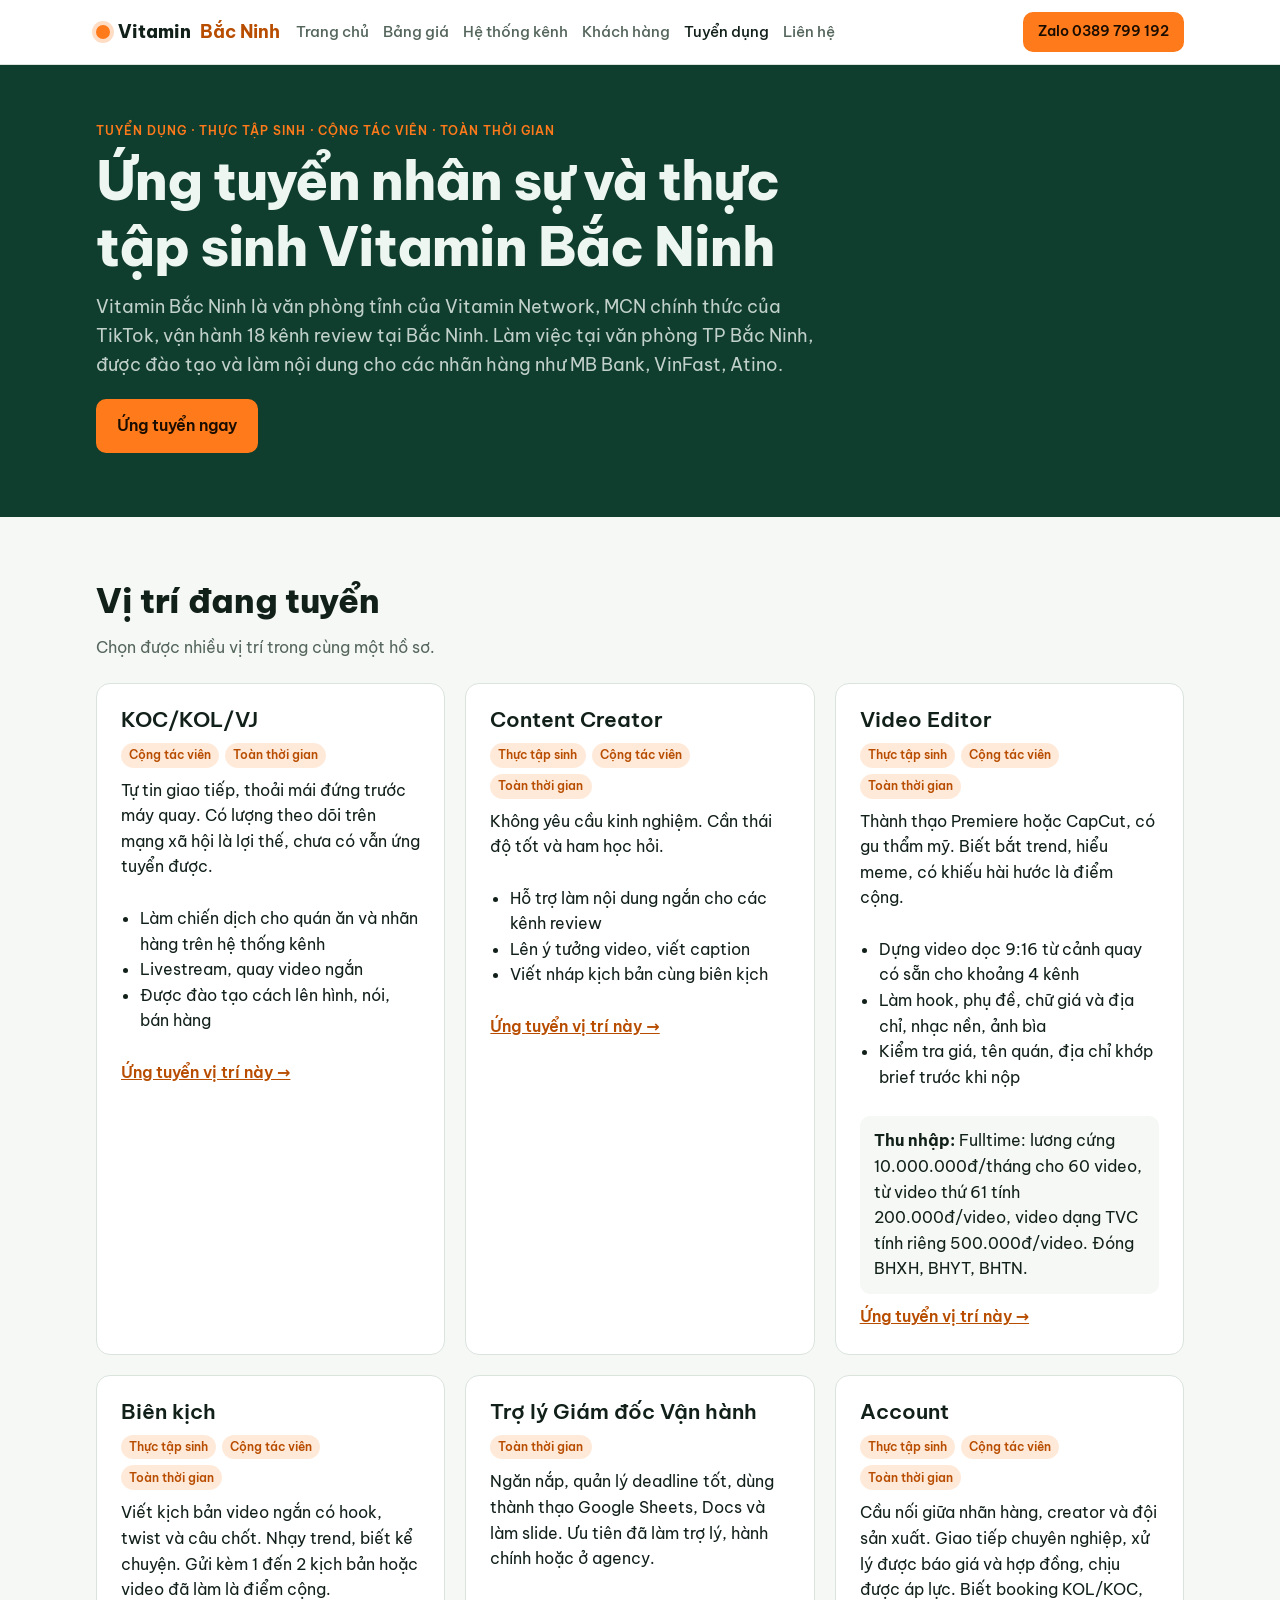
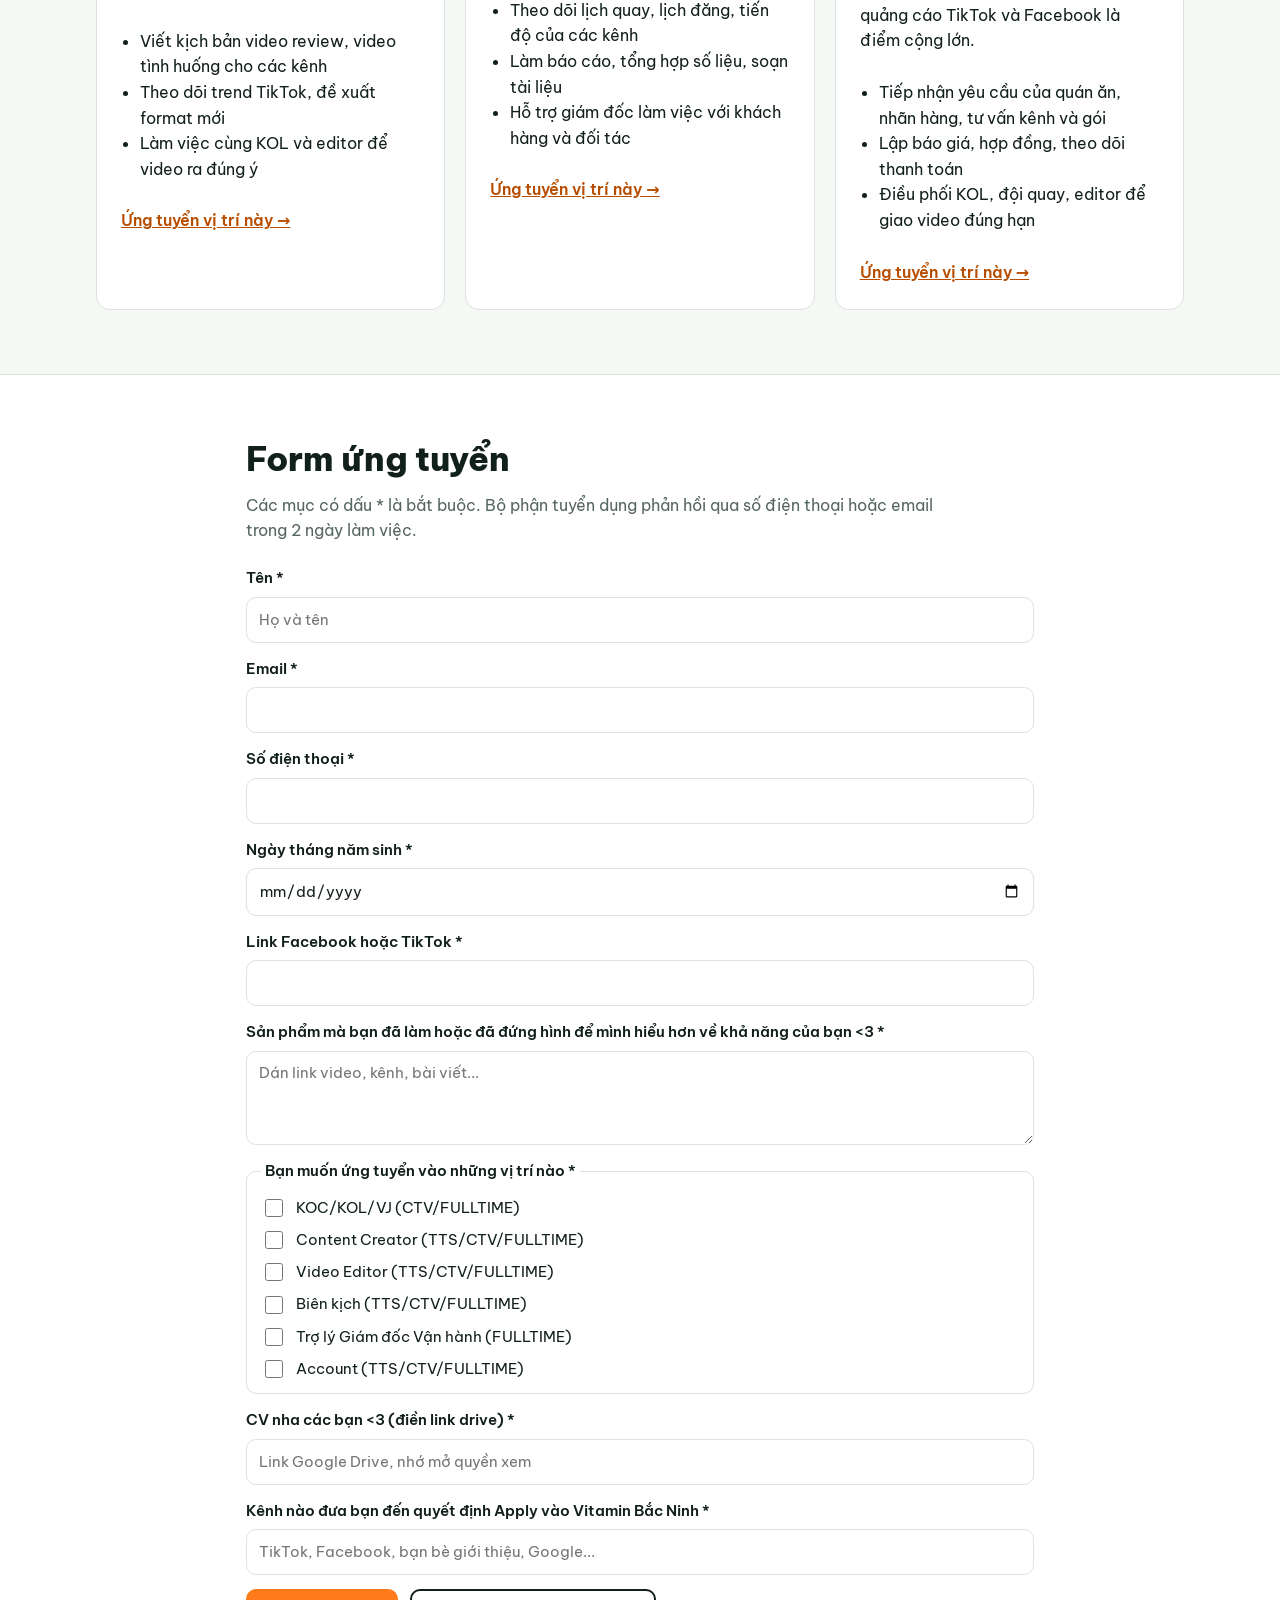
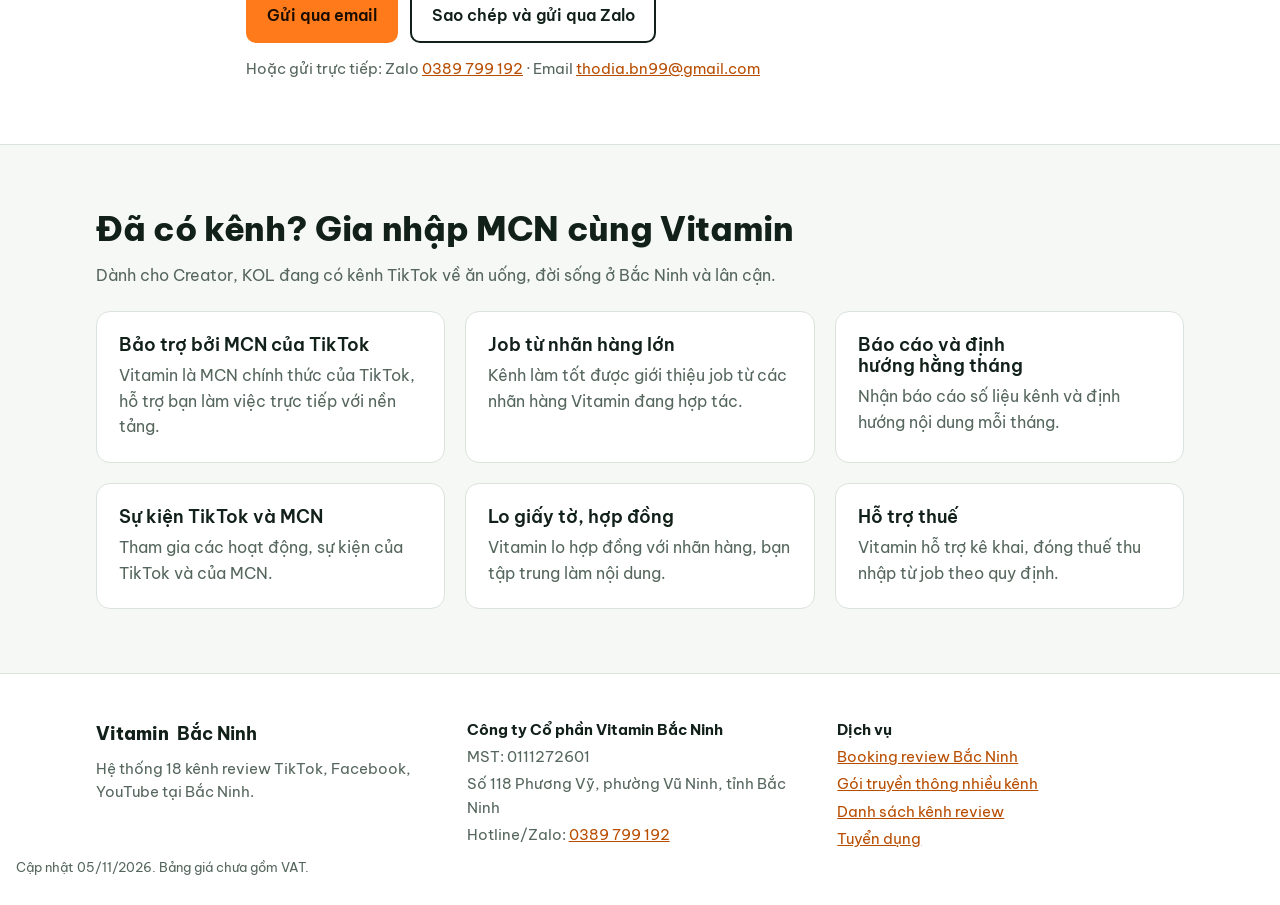
<file: tuyen-dung.html>
<!doctype html>
<html lang="vi"><head><meta charset="utf-8"><meta name="viewport" content="width=device-width, initial-scale=1, viewport-fit=cover">
<title>Tuyển dụng nhân sự, thực tập sinh tại Bắc Ninh | Vitamin Bắc Ninh</title>
<meta name="description" content="Vitamin Bắc Ninh tuyển KOC/KOL, Content Creator, Video Editor, Biên kịch, Trợ lý Giám đốc Vận hành, Account. Nhận thực tập sinh, cộng tác viên, toàn thời gian tại TP Bắc Ninh.">
<meta name="claude:viewport-fit-sides" content="cover">
<link rel="canonical" href="https://vitaminbacninh.github.io/tuyen-dung.html">
<meta property="og:type" content="website"><meta property="og:title" content="Tuyển dụng nhân sự, thực tập sinh tại Bắc Ninh | Vitamin Bắc Ninh"><meta property="og:description" content="Vitamin Bắc Ninh tuyển KOC/KOL, Content Creator, Video Editor, Biên kịch, Trợ lý Giám đốc Vận hành, Account. Nhận thực tập sinh, cộng tác viên, toàn thời gian tại TP Bắc Ninh."><meta property="og:url" content="https://vitaminbacninh.github.io/tuyen-dung.html"><meta property="og:locale" content="vi_VN">
<link rel="preconnect" href="https://fonts.googleapis.com"><link rel="preconnect" href="https://fonts.gstatic.com" crossorigin><link rel="stylesheet" href="https://fonts.googleapis.com/css2?family=Be+Vietnam+Pro:wght@400;500;600;800&display=swap">
<style>/* Layout: dải ngang toàn chiều rộng, nội dung trong khung 1120px; chữ Be Vietnam Pro */
:root{--bg:#f6f8f5;--panel:#ffffff;--ink:#12201a;--muted:#55665d;--line:#dbe3dd;--green:#0f3d2e;--green-2:#175c44;--citrus:#ff7a1a;--citrus-ink:#b84d00;--on-green:#eef6f1;--font:"Be Vietnam Pro",system-ui,-apple-system,"Segoe UI",Roboto,Arial,sans-serif;color-scheme:light}
@media (prefers-color-scheme:dark){:root:not([data-theme="light"]){--bg:#0d1512;--panel:#14201b;--ink:#e8efea;--muted:#a3b4ab;--line:#26352e;--green:#0b2c21;--green-2:#1f7a5a;--citrus:#ff8a33;--citrus-ink:#ffa45c;--on-green:#e8f3ed;color-scheme:dark}}
:root[data-theme="dark"]{--bg:#0d1512;--panel:#14201b;--ink:#e8efea;--muted:#a3b4ab;--line:#26352e;--green:#0b2c21;--green-2:#1f7a5a;--citrus:#ff8a33;--citrus-ink:#ffa45c;--on-green:#e8f3ed;color-scheme:dark}
*{box-sizing:border-box}
html{-webkit-text-size-adjust:100%}
body{margin:0;background:var(--bg);color:var(--ink);font-family:var(--font);font-size:16px;line-height:1.6}
a{color:var(--citrus-ink)}
a:focus-visible,.btn:focus-visible,summary:focus-visible{outline:2px solid var(--citrus);outline-offset:2px}
.wrap{max-width:1120px;margin:0 auto;padding-left:max(16px,env(safe-area-inset-left,0px));padding-right:max(16px,env(safe-area-inset-right,0px))}
.narrow{max-width:820px}
h1,h2,h3{line-height:1.2;text-wrap:balance;margin:0}
h1{font-size:clamp(2rem,5vw,3.4rem);font-weight:800;letter-spacing:-.02em}
h2{font-size:clamp(1.5rem,3vw,2.1rem);font-weight:800;letter-spacing:-.01em;margin-bottom:.4em}
h3{font-size:1.1rem;font-weight:600}
.eyebrow{text-transform:uppercase;letter-spacing:.08em;font-size:.78rem;font-weight:600;color:var(--citrus-ink);margin:0 0 .6em}
.lead{font-size:1.12rem;color:var(--muted);max-width:62ch;margin:.8em 0 0}
.sub{color:var(--muted);margin:0 0 1.4em;max-width:65ch}
.btn{display:inline-block;background:var(--citrus);color:#1a0d00;font-weight:600;text-decoration:none;padding:.75em 1.2em;border-radius:10px;border:2px solid var(--citrus)}
.btn:hover{filter:brightness(1.05)}
.btn-ghost{background:transparent;color:inherit;border-color:currentColor}
.btn-sm{padding:.45em .9em;font-size:.9rem;white-space:nowrap}
.top{position:sticky;top:env(safe-area-inset-top,0px);z-index:5;background:var(--panel);border-bottom:1px solid var(--line)}
body::before{content:"";position:fixed;inset:0 0 auto;height:env(safe-area-inset-top,0px);z-index:10;background:var(--panel)}
.top-in{display:flex;align-items:center;gap:16px;padding-block:12px;flex-wrap:wrap}
.logo{font-weight:800;font-size:1.15rem;color:var(--ink);text-decoration:none;display:inline-flex;align-items:center;gap:.45em;margin:0}
.logo b{color:var(--citrus-ink)}
.dot{width:14px;height:14px;border-radius:50%;background:var(--citrus);box-shadow:0 0 0 4px color-mix(in srgb,var(--citrus) 25%,transparent)}
.top nav{display:flex;gap:4px 14px;flex-wrap:wrap;flex:1;min-width:0}
.top nav a{white-space:nowrap;color:var(--muted);text-decoration:none;font-weight:500;font-size:.95rem}
.top nav a[aria-current="page"],.top nav a:hover{color:var(--ink)}
@media (max-width:720px){.top-in{gap:8px 12px}.top nav{order:3;flex-basis:100%;overflow-x:auto;flex-wrap:nowrap;padding-bottom:4px}.top-in .btn-sm{margin-left:auto;font-size:.82rem;padding:.4em .7em}.logo{font-size:1rem}}
.hero{background:var(--green);color:var(--on-green);padding-block:56px 0}
.hero-in{display:grid;grid-template-columns:minmax(0,1.4fr) minmax(0,.8fr);gap:40px;align-items:center}
.hero .lead{color:color-mix(in srgb,var(--on-green) 80%,transparent)}
.hero .eyebrow{color:var(--citrus)}
.hero-act{display:flex;gap:12px;flex-wrap:wrap;margin-top:28px}
.hero .btn-ghost{color:var(--on-green)}
.phone{justify-self:center;width:min(240px,100%);aspect-ratio:9/16;max-width:100%;border-radius:28px;padding:10px;background:#050a08;box-shadow:0 30px 60px -20px rgba(0,0,0,.6)}
.phone-screen{position:relative;height:100%;border-radius:20px;background:linear-gradient(170deg,#ffb066 0%,#ff7a1a 35%,#7a2e00 100%);color:#fff;padding:16px;display:flex;flex-direction:column;justify-content:flex-end;gap:6px;overflow:hidden}
.phone-screen p{margin:0;text-shadow:0 1px 3px rgba(0,0,0,.4)}
.ph-handle{font-weight:600}.ph-cap{font-size:.9rem;line-height:1.35}.ph-loc{font-size:.8rem;opacity:.9}
.ph-views{position:absolute;top:14px;left:14px;font-size:.75rem;font-weight:600;background:rgba(0,0,0,.35);padding:.2em .6em;border-radius:999px}
.ph-side{position:absolute;right:10px;bottom:90px;list-style:none;margin:0;padding:0;display:grid;gap:14px;font-size:1.3rem;text-align:center}
.stats{list-style:none;margin:48px auto 0;padding:24px max(16px,env(safe-area-inset-right,0px)) 28px max(16px,env(safe-area-inset-left,0px));max-width:1120px;display:grid;grid-template-columns:repeat(4,minmax(0,1fr));gap:20px;border-top:1px solid color-mix(in srgb,var(--on-green) 18%,transparent)}
.stats li{display:grid;gap:2px}
.stats b{font-size:clamp(1.5rem,3vw,2.2rem);font-weight:800;color:var(--citrus);font-variant-numeric:tabular-nums}
.stats span{font-size:.88rem;color:color-mix(in srgb,var(--on-green) 75%,transparent)}
@media (max-width:820px){.hero-in{grid-template-columns:1fr}.phone{width:200px}.stats{grid-template-columns:repeat(2,minmax(0,1fr))}}
.sec{padding-block:64px}
.sec.alt{background:var(--panel);border-block:1px solid var(--line)}
.pagehead{background:var(--green);color:var(--on-green);padding-block:56px 48px}
.pagehead .lead{color:color-mix(in srgb,var(--on-green) 80%,transparent)}
.pagehead .eyebrow{color:var(--citrus)}
.svc{display:grid;grid-template-columns:repeat(auto-fit,minmax(min(100%,240px),1fr));gap:20px}
.svc article{display:flex;flex-direction:column;gap:8px;padding:22px;border:1px solid var(--line);border-radius:14px;background:var(--panel)}
.sec.alt .svc article{background:var(--bg)}
.svc p{margin:0;color:var(--muted)}
.svc a{margin-top:auto;font-weight:600}
.pkgs{display:grid;grid-template-columns:repeat(auto-fit,minmax(min(100%,240px),1fr));gap:20px;align-items:stretch}
.pkg{position:relative;display:flex;flex-direction:column;gap:6px;padding:24px;border:1px solid var(--line);border-radius:14px;background:var(--bg)}
.sec:not(.alt) .pkg{background:var(--panel)}
.pkg.hot{border:2px solid var(--citrus)}
.tag{position:absolute;top:-12px;left:20px;background:var(--citrus);color:#1a0d00;font-size:.75rem;font-weight:600;padding:.2em .7em;border-radius:999px}
.price{font-size:1.9rem;font-weight:800;margin:0;font-variant-numeric:tabular-nums}
.meta{margin:0;color:var(--muted);font-size:.92rem}
.meta b{color:var(--ink)}
.chans{margin:.4em 0 0;padding-left:1.2em;font-size:.92rem}
.sat,.note{margin:0;font-size:.85rem;color:var(--muted)}
.note{margin-top:auto;padding-top:10px;border-top:1px dashed var(--line)}
.brands{font-size:1.15rem;font-weight:600;line-height:1.9;max-width:900px}
.faq details{border-bottom:1px solid var(--line);padding:16px 0}
.faq summary{cursor:pointer;font-weight:600;font-size:1.05rem}
.faq p{margin:.6em 0 0;color:var(--muted)}
.cta{background:var(--green);color:var(--on-green);padding-block:48px}
.cta-in{display:flex;gap:24px;align-items:center;justify-content:space-between;flex-wrap:wrap}
.cta h2{margin:0}.cta p{margin:.4em 0 0;color:color-mix(in srgb,var(--on-green) 80%,transparent)}
.cta-act{display:flex;gap:12px;flex-wrap:wrap}
.cta .btn-ghost{color:var(--on-green)}
.tbl{overflow-x:auto;border:1px solid var(--line);border-radius:12px;background:var(--panel)}
table{border-collapse:collapse;width:100%;font-size:.95rem}
th,td{padding:10px 14px;text-align:left;border-bottom:1px solid var(--line);vertical-align:top}
th{font-weight:600;color:var(--muted);font-size:.85rem;background:var(--bg);white-space:nowrap}
tbody tr:last-child td{border-bottom:0}
.num{text-align:right;font-variant-numeric:tabular-nums;white-space:nowrap}
.steps{list-style:none;counter-reset:s;margin:0;padding:0;display:grid;grid-template-columns:repeat(auto-fit,minmax(min(100%,220px),1fr));gap:20px}
.steps li{counter-increment:s;display:grid;gap:6px;padding:20px;border-left:3px solid var(--citrus);background:var(--panel)}
.steps li::before{content:"Bước " counter(s);font-size:.78rem;font-weight:600;color:var(--citrus-ink);text-transform:uppercase;letter-spacing:.06em}
.steps span{color:var(--muted)}
.feat{display:grid;grid-template-columns:repeat(auto-fit,minmax(min(100%,220px),1fr));gap:20px;margin-bottom:48px}
.feat article{padding:20px;border:1px solid var(--line);border-radius:14px;background:var(--panel)}
.feat p{margin:.3em 0 0;color:var(--muted);font-size:.92rem}
.big{font-size:2rem;font-weight:800;color:var(--ink)!important;margin:.2em 0!important;font-variant-numeric:tabular-nums}
.contact{display:grid;grid-template-columns:repeat(auto-fit,minmax(min(100%,240px),1fr));gap:20px;margin-bottom:40px}
.card{padding:22px;border:1px solid var(--line);border-radius:14px;background:var(--panel)}
.card p{margin:.4em 0 0}
.big a{color:inherit;text-decoration:none}
.list{padding-left:1.2em}
.foot{background:var(--panel);border-top:1px solid var(--line);padding-block:40px 24px;font-size:.92rem;color:var(--muted)}
.foot-in{display:grid;grid-template-columns:repeat(auto-fit,minmax(min(100%,240px),1fr));gap:24px}
.foot p{margin:.25em 0}.foot b{color:var(--ink)}
.fine{margin-top:24px;font-size:.8rem}
@media (prefers-reduced-motion:no-preference){.btn{transition:filter .15s}}
/* Thẻ kênh: ảnh đại diện + số follower từng nền tảng */
.av{width:72px;height:72px;border-radius:50%;object-fit:cover;flex:none;background:var(--line);border:2px solid var(--panel);box-shadow:0 0 0 1px var(--line)}
.av-ph{display:inline-grid;place-items:center;font-weight:800;font-size:1.3rem;color:var(--on-green);background:var(--green-2)}
.chs{display:grid;grid-template-columns:repeat(auto-fill,minmax(min(100%,260px),1fr));gap:16px}
.ch{display:flex;flex-direction:column;gap:12px;padding:18px;border:1px solid var(--line);border-radius:14px;background:var(--panel)}
.ch-top{display:flex;gap:14px;align-items:center;min-width:0}
.ch-top>div{min-width:0}
.ch h3{font-size:1.05rem}
.handle,.grp{margin:0;font-size:.85rem;color:var(--muted);overflow-wrap:anywhere}
.grp{font-size:.8rem}
.plats{list-style:none;margin:0;padding:0;display:grid;gap:6px}
.plats a,.plats .nolink{display:flex;justify-content:space-between;align-items:center;gap:8px;padding:6px 10px;border-radius:8px;background:var(--bg);color:var(--ink);text-decoration:none;font-size:.92rem}
.plats a:hover{box-shadow:inset 0 0 0 1px var(--citrus)}
.plats b{font-variant-numeric:tabular-nums}
.pl{display:inline-flex;align-items:center;gap:6px;font-weight:500}
.pl::before{content:"";width:10px;height:10px;border-radius:3px;background:var(--muted)}
.pl.tt::before{background:#111;box-shadow:2px 0 0 #25f4ee,-2px 0 0 #fe2c55}
.pl.fb::before{background:#1877f2}
.pl.yt::before{background:#ff0000}
.plats a .pl::after{content:"↗";font-size:.75rem;color:var(--muted)}
.soon{margin:0;font-size:.88rem;color:var(--muted);padding:6px 10px;border-radius:8px;background:var(--bg)}
.ch-price{margin:auto 0 0;padding-top:10px;border-top:1px dashed var(--line);font-weight:700;font-variant-numeric:tabular-nums}
.ch-price span{font-weight:400;color:var(--muted);font-size:.88rem}
.strip{list-style:none;margin:0 0 20px;padding:0;display:grid;grid-template-columns:repeat(8,minmax(0,1fr));gap:12px}
.strip a{height:100%;display:flex;flex-direction:column;align-items:center;text-align:center;gap:6px;padding:14px 8px;border-radius:14px;text-decoration:none;color:var(--ink);background:var(--bg);border:1px solid var(--line)}
.strip a:hover{border-color:var(--citrus)}
.strip b{font-size:.88rem;line-height:1.3}
.strip span{font-size:.8rem;color:var(--muted)}
@media (max-width:1000px){.strip{grid-template-columns:repeat(4,minmax(0,1fr))}}
@media (max-width:520px){.strip{gap:8px}.strip a{padding:10px 4px}.strip .av{width:56px;height:56px}.strip b{font-size:.78rem}.strip span{font-size:.72rem}}
.feat{grid-template-columns:repeat(4,minmax(0,1fr))}
@media (max-width:900px){.feat{grid-template-columns:repeat(2,minmax(0,1fr))}}
@media (max-width:520px){.feat{grid-template-columns:1fr}}
/* Lưới logo đối tác: có file logo thì hiện ảnh, chưa có thì hiện ô tên đồng bộ */
.logos{list-style:none;margin:0 0 20px;padding:0;display:grid;grid-template-columns:repeat(auto-fill,minmax(min(100%,150px),1fr));gap:12px}
.lg{display:grid;place-items:center;min-height:84px;padding:14px;border:1px solid var(--line);border-radius:12px;background:#fff}
.lg img{max-width:100%;max-height:48px;object-fit:contain}
.lg-txt{background:var(--panel)}
.lg-txt span{font-weight:600;font-size:.95rem;text-align:center;line-height:1.3;color:var(--ink)}
.sec.alt .lg-txt{background:var(--bg)}
.lg-group{margin-top:28px}.lg-group h3{margin-bottom:12px;color:var(--muted);font-size:.95rem;text-transform:uppercase;letter-spacing:.05em}
/* Tuyển dụng */
.jobs{display:grid;gap:20px}
.job{padding:24px;border:1px solid var(--line);border-radius:14px;background:var(--panel);display:grid;gap:10px}
.job h3{font-size:1.3rem}.job p{margin:0}
.job h4{margin:0 0 4px;font-size:.95rem}
.job-meta{color:var(--citrus-ink);font-weight:600;font-size:.9rem}
.job-cols{display:grid;grid-template-columns:repeat(auto-fit,minmax(min(100%,280px),1fr));gap:8px 24px}
.job-cols .list{margin:0}
.job-pay{padding:12px 14px;border-radius:10px;background:var(--bg)}
.apply{display:grid;gap:14px}
.apply label{display:grid;gap:6px;font-weight:600;font-size:.95rem}
.apply input,.apply select,.apply textarea{font:inherit;font-weight:400;padding:.65em .8em;border:1px solid var(--line);border-radius:10px;background:var(--panel);color:var(--ink);width:100%}
.apply input:focus-visible,.apply select:focus-visible,.apply textarea:focus-visible{outline:2px solid var(--citrus);outline-offset:1px}
.apply-act{display:flex;gap:12px;flex-wrap:wrap}
.apply button{cursor:pointer;font:inherit;font-weight:600}
.err{margin:0;color:#c0392b;font-weight:600}
.svc3{grid-template-columns:repeat(3,minmax(0,1fr))}
@media (max-width:820px){.svc3{grid-template-columns:repeat(2,minmax(0,1fr))}}
@media (max-width:520px){.svc3{grid-template-columns:1fr}}
.jobs-grid{grid-template-columns:repeat(auto-fill,minmax(min(100%,320px),1fr))}
.jobs-grid .job{align-content:start}
.jobs-grid .job>p:last-child{margin-top:auto}
.kinds{display:flex;flex-wrap:wrap;gap:6px}
.kinds span{font-size:.78rem;font-weight:600;padding:.2em .65em;border-radius:999px;background:color-mix(in srgb,var(--citrus) 16%,transparent);color:var(--citrus-ink)}
.job-apply{font-weight:600}
.apply fieldset{border:1px solid var(--line);border-radius:10px;padding:12px 14px;margin:0;display:grid;gap:8px}
.apply legend{font-weight:600;font-size:.95rem;padding:0 4px}
.apply .chk{display:flex;align-items:center;gap:10px;font-weight:400}
.apply .chk input{width:18px;height:18px;flex:none;accent-color:var(--citrus)}
</style>
<script type="application/ld+json">{"@context": "https://schema.org", "@type": ["LocalBusiness", "ProfessionalService"], "@id": "https://vitaminbacninh.github.io/#org", "name": "Vitamin Bắc Ninh", "legalName": "Công ty Cổ phần Vitamin Bắc Ninh", "taxID": "0111272601", "url": "https://vitaminbacninh.github.io/", "telephone": "+84389799192", "description": "Vitamin Bắc Ninh vận hành hệ thống 18 kênh review TikTok, Facebook, YouTube tại Bắc Ninh, nhận booking review quán ăn, cửa hàng, booking KOL/KOC, xây kênh và sản xuất video quảng cáo.", "address": {"@type": "PostalAddress", "streetAddress": "Số 118 Phương Vỹ, phường Vũ Ninh", "addressRegion": "Bắc Ninh", "addressCountry": "VN"}, "areaServed": ["Bắc Ninh", "Từ Sơn", "Tiên Du", "Yên Phong", "Quế Võ", "Việt Yên"], "priceRange": "800.000đ – 40.000.000đ", "sameAs": ["https://www.tiktok.com/@thodia.bn", "https://www.youtube.com/@Thodiabacninh", "https://www.facebook.com/Thodiabacninh99/", "https://www.tiktok.com/@bacninhangii"]}</script>
<script type="application/ld+json">{"@context": "https://schema.org", "@type": "JobPosting", "title": "KOC/KOL/VJ", "description": "<p>Tự tin giao tiếp, thoải mái đứng trước máy quay. Có lượng theo dõi trên mạng xã hội là lợi thế, chưa có vẫn ứng tuyển được.</p><ul><li>Làm chiến dịch cho quán ăn và nhãn hàng trên hệ thống kênh</li><li>Livestream, quay video ngắn</li><li>Được đào tạo cách lên hình, nói, bán hàng</li></ul>", "datePosted": "2026-11-05", "validThrough": "2026-12-31T23:59", "employmentType": ["CONTRACTOR", "FULL_TIME"], "hiringOrganization": {"@type": "Organization", "name": "Công ty Cổ phần Vitamin Bắc Ninh", "sameAs": "https://vitaminbacninh.github.io"}, "jobLocation": {"@type": "Place", "address": {"@type": "PostalAddress", "streetAddress": "Số 118 Phương Vỹ, phường Vũ Ninh", "addressLocality": "Bắc Ninh", "addressRegion": "Bắc Ninh", "addressCountry": "VN"}}, "directApply": true, "url": "https://vitaminbacninh.github.io/tuyen-dung.html#koc"}</script>
<script type="application/ld+json">{"@context": "https://schema.org", "@type": "JobPosting", "title": "Content Creator", "description": "<p>Không yêu cầu kinh nghiệm. Cần thái độ tốt và ham học hỏi.</p><ul><li>Hỗ trợ làm nội dung ngắn cho các kênh review</li><li>Lên ý tưởng video, viết caption</li><li>Viết nháp kịch bản cùng biên kịch</li></ul>", "datePosted": "2026-11-05", "validThrough": "2026-12-31T23:59", "employmentType": ["INTERN", "CONTRACTOR", "FULL_TIME"], "hiringOrganization": {"@type": "Organization", "name": "Công ty Cổ phần Vitamin Bắc Ninh", "sameAs": "https://vitaminbacninh.github.io"}, "jobLocation": {"@type": "Place", "address": {"@type": "PostalAddress", "streetAddress": "Số 118 Phương Vỹ, phường Vũ Ninh", "addressLocality": "Bắc Ninh", "addressRegion": "Bắc Ninh", "addressCountry": "VN"}}, "directApply": true, "url": "https://vitaminbacninh.github.io/tuyen-dung.html#content"}</script>
<script type="application/ld+json">{"@context": "https://schema.org", "@type": "JobPosting", "title": "Video Editor", "description": "<p>Thành thạo Premiere hoặc CapCut, có gu thẩm mỹ. Biết bắt trend, hiểu meme, có khiếu hài hước là điểm cộng.</p><ul><li>Dựng video dọc 9:16 từ cảnh quay có sẵn cho khoảng 4 kênh</li><li>Làm hook, phụ đề, chữ giá và địa chỉ, nhạc nền, ảnh bìa</li><li>Kiểm tra giá, tên quán, địa chỉ khớp brief trước khi nộp</li></ul><p>Fulltime: lương cứng 10.000.000đ/tháng cho 60 video, từ video thứ 61 tính 200.000đ/video, video dạng TVC tính riêng 500.000đ/video. Đóng BHXH, BHYT, BHTN.</p>", "datePosted": "2026-11-05", "validThrough": "2026-12-31T23:59", "employmentType": ["INTERN", "CONTRACTOR", "FULL_TIME"], "hiringOrganization": {"@type": "Organization", "name": "Công ty Cổ phần Vitamin Bắc Ninh", "sameAs": "https://vitaminbacninh.github.io"}, "jobLocation": {"@type": "Place", "address": {"@type": "PostalAddress", "streetAddress": "Số 118 Phương Vỹ, phường Vũ Ninh", "addressLocality": "Bắc Ninh", "addressRegion": "Bắc Ninh", "addressCountry": "VN"}}, "directApply": true, "url": "https://vitaminbacninh.github.io/tuyen-dung.html#video-editor", "baseSalary": {"@type": "MonetaryAmount", "currency": "VND", "value": {"@type": "QuantitativeValue", "value": 10000000, "unitText": "MONTH"}}}</script>
<script type="application/ld+json">{"@context": "https://schema.org", "@type": "JobPosting", "title": "Biên kịch", "description": "<p>Viết kịch bản video ngắn có hook, twist và câu chốt. Nhạy trend, biết kể chuyện. Gửi kèm 1 đến 2 kịch bản hoặc video đã làm là điểm cộng.</p><ul><li>Viết kịch bản video review, video tình huống cho các kênh</li><li>Theo dõi trend TikTok, đề xuất format mới</li><li>Làm việc cùng KOL và editor để video ra đúng ý</li></ul>", "datePosted": "2026-11-05", "validThrough": "2026-12-31T23:59", "employmentType": ["INTERN", "CONTRACTOR", "FULL_TIME"], "hiringOrganization": {"@type": "Organization", "name": "Công ty Cổ phần Vitamin Bắc Ninh", "sameAs": "https://vitaminbacninh.github.io"}, "jobLocation": {"@type": "Place", "address": {"@type": "PostalAddress", "streetAddress": "Số 118 Phương Vỹ, phường Vũ Ninh", "addressLocality": "Bắc Ninh", "addressRegion": "Bắc Ninh", "addressCountry": "VN"}}, "directApply": true, "url": "https://vitaminbacninh.github.io/tuyen-dung.html#bien-kich"}</script>
<script type="application/ld+json">{"@context": "https://schema.org", "@type": "JobPosting", "title": "Trợ lý Giám đốc Vận hành", "description": "<p>Ngăn nắp, quản lý deadline tốt, dùng thành thạo Google Sheets, Docs và làm slide. Ưu tiên đã làm trợ lý, hành chính hoặc ở agency.</p><ul><li>Theo dõi lịch quay, lịch đăng, tiến độ của các kênh</li><li>Làm báo cáo, tổng hợp số liệu, soạn tài liệu</li><li>Hỗ trợ giám đốc làm việc với khách hàng và đối tác</li></ul>", "datePosted": "2026-11-05", "validThrough": "2026-12-31T23:59", "employmentType": ["FULL_TIME"], "hiringOrganization": {"@type": "Organization", "name": "Công ty Cổ phần Vitamin Bắc Ninh", "sameAs": "https://vitaminbacninh.github.io"}, "jobLocation": {"@type": "Place", "address": {"@type": "PostalAddress", "streetAddress": "Số 118 Phương Vỹ, phường Vũ Ninh", "addressLocality": "Bắc Ninh", "addressRegion": "Bắc Ninh", "addressCountry": "VN"}}, "directApply": true, "url": "https://vitaminbacninh.github.io/tuyen-dung.html#tro-ly"}</script>
<script type="application/ld+json">{"@context": "https://schema.org", "@type": "JobPosting", "title": "Account", "description": "<p>Cầu nối giữa nhãn hàng, creator và đội sản xuất. Giao tiếp chuyên nghiệp, xử lý được báo giá và hợp đồng, chịu được áp lực. Biết booking KOL/KOC, quảng cáo TikTok và Facebook là điểm cộng lớn.</p><ul><li>Tiếp nhận yêu cầu của quán ăn, nhãn hàng, tư vấn kênh và gói</li><li>Lập báo giá, hợp đồng, theo dõi thanh toán</li><li>Điều phối KOL, đội quay, editor để giao video đúng hạn</li></ul>", "datePosted": "2026-11-05", "validThrough": "2026-12-31T23:59", "employmentType": ["INTERN", "CONTRACTOR", "FULL_TIME"], "hiringOrganization": {"@type": "Organization", "name": "Công ty Cổ phần Vitamin Bắc Ninh", "sameAs": "https://vitaminbacninh.github.io"}, "jobLocation": {"@type": "Place", "address": {"@type": "PostalAddress", "streetAddress": "Số 118 Phương Vỹ, phường Vũ Ninh", "addressLocality": "Bắc Ninh", "addressRegion": "Bắc Ninh", "addressCountry": "VN"}}, "directApply": true, "url": "https://vitaminbacninh.github.io/tuyen-dung.html#account"}</script>
</head><body>
<header class="top"><div class="wrap top-in">
<a class="logo" href="index.html"><span class="dot" aria-hidden="true"></span>Vitamin <b>Bắc Ninh</b></a>
<nav aria-label="Menu chính"><a href="index.html">Trang chủ</a><a href="bang-gia.html">Bảng giá</a><a href="he-thong-kenh.html">Hệ thống kênh</a><a href="khach-hang.html">Khách hàng</a><a href="tuyen-dung.html" aria-current="page">Tuyển dụng</a><a href="lien-he.html">Liên hệ</a></nav>
<a class="btn btn-sm" href="https://zalo.me/0389799192" rel="noopener">Zalo 0389 799 192</a>
</div></header>
<main><section class="pagehead"><div class="wrap">
<p class="eyebrow">Tuyển dụng · Thực tập sinh · Cộng tác viên · Toàn thời gian</p>
<h1>Ứng tuyển nhân sự và thực tập sinh Vitamin Bắc Ninh</h1>
<p class="lead">Vitamin Bắc Ninh là văn phòng tỉnh của Vitamin Network, MCN chính thức của TikTok, vận hành 18 kênh review tại Bắc Ninh. Làm việc tại văn phòng TP Bắc Ninh, được đào tạo và làm nội dung cho các nhãn hàng như MB Bank, VinFast, Atino.</p>
<p style="margin-top:20px"><a class="btn" href="#ung-tuyen">Ứng tuyển ngay</a></p>
</div></section>
<section class="sec"><div class="wrap">
<h2>Vị trí đang tuyển</h2>
<p class="sub">Chọn được nhiều vị trí trong cùng một hồ sơ.</p>
<div class="jobs jobs-grid"><article class="job" id="koc">
<h3>KOC/KOL/VJ</h3>
<p class="kinds"><span>Cộng tác viên</span><span>Toàn thời gian</span></p>
<p>Tự tin giao tiếp, thoải mái đứng trước máy quay. Có lượng theo dõi trên mạng xã hội là lợi thế, chưa có vẫn ứng tuyển được.</p>
<ul class="list"><li>Làm chiến dịch cho quán ăn và nhãn hàng trên hệ thống kênh</li><li>Livestream, quay video ngắn</li><li>Được đào tạo cách lên hình, nói, bán hàng</li></ul>

<p><a href="#ung-tuyen" class="job-apply" data-pos="KOC/KOL/VJ (CTV/FULLTIME)">Ứng tuyển vị trí này →</a></p>
</article><article class="job" id="content">
<h3>Content Creator</h3>
<p class="kinds"><span>Thực tập sinh</span><span>Cộng tác viên</span><span>Toàn thời gian</span></p>
<p>Không yêu cầu kinh nghiệm. Cần thái độ tốt và ham học hỏi.</p>
<ul class="list"><li>Hỗ trợ làm nội dung ngắn cho các kênh review</li><li>Lên ý tưởng video, viết caption</li><li>Viết nháp kịch bản cùng biên kịch</li></ul>

<p><a href="#ung-tuyen" class="job-apply" data-pos="Content Creator (TTS/CTV/FULLTIME)">Ứng tuyển vị trí này →</a></p>
</article><article class="job" id="video-editor">
<h3>Video Editor</h3>
<p class="kinds"><span>Thực tập sinh</span><span>Cộng tác viên</span><span>Toàn thời gian</span></p>
<p>Thành thạo Premiere hoặc CapCut, có gu thẩm mỹ. Biết bắt trend, hiểu meme, có khiếu hài hước là điểm cộng.</p>
<ul class="list"><li>Dựng video dọc 9:16 từ cảnh quay có sẵn cho khoảng 4 kênh</li><li>Làm hook, phụ đề, chữ giá và địa chỉ, nhạc nền, ảnh bìa</li><li>Kiểm tra giá, tên quán, địa chỉ khớp brief trước khi nộp</li></ul>
<p class="job-pay"><b>Thu nhập:</b> Fulltime: lương cứng 10.000.000đ/tháng cho 60 video, từ video thứ 61 tính 200.000đ/video, video dạng TVC tính riêng 500.000đ/video. Đóng BHXH, BHYT, BHTN.</p>
<p><a href="#ung-tuyen" class="job-apply" data-pos="Video Editor (TTS/CTV/FULLTIME)">Ứng tuyển vị trí này →</a></p>
</article><article class="job" id="bien-kich">
<h3>Biên kịch</h3>
<p class="kinds"><span>Thực tập sinh</span><span>Cộng tác viên</span><span>Toàn thời gian</span></p>
<p>Viết kịch bản video ngắn có hook, twist và câu chốt. Nhạy trend, biết kể chuyện. Gửi kèm 1 đến 2 kịch bản hoặc video đã làm là điểm cộng.</p>
<ul class="list"><li>Viết kịch bản video review, video tình huống cho các kênh</li><li>Theo dõi trend TikTok, đề xuất format mới</li><li>Làm việc cùng KOL và editor để video ra đúng ý</li></ul>

<p><a href="#ung-tuyen" class="job-apply" data-pos="Biên kịch (TTS/CTV/FULLTIME)">Ứng tuyển vị trí này →</a></p>
</article><article class="job" id="tro-ly">
<h3>Trợ lý Giám đốc Vận hành</h3>
<p class="kinds"><span>Toàn thời gian</span></p>
<p>Ngăn nắp, quản lý deadline tốt, dùng thành thạo Google Sheets, Docs và làm slide. Ưu tiên đã làm trợ lý, hành chính hoặc ở agency.</p>
<ul class="list"><li>Theo dõi lịch quay, lịch đăng, tiến độ của các kênh</li><li>Làm báo cáo, tổng hợp số liệu, soạn tài liệu</li><li>Hỗ trợ giám đốc làm việc với khách hàng và đối tác</li></ul>

<p><a href="#ung-tuyen" class="job-apply" data-pos="Trợ lý Giám đốc Vận hành (FULLTIME)">Ứng tuyển vị trí này →</a></p>
</article><article class="job" id="account">
<h3>Account</h3>
<p class="kinds"><span>Thực tập sinh</span><span>Cộng tác viên</span><span>Toàn thời gian</span></p>
<p>Cầu nối giữa nhãn hàng, creator và đội sản xuất. Giao tiếp chuyên nghiệp, xử lý được báo giá và hợp đồng, chịu được áp lực. Biết booking KOL/KOC, quảng cáo TikTok và Facebook là điểm cộng lớn.</p>
<ul class="list"><li>Tiếp nhận yêu cầu của quán ăn, nhãn hàng, tư vấn kênh và gói</li><li>Lập báo giá, hợp đồng, theo dõi thanh toán</li><li>Điều phối KOL, đội quay, editor để giao video đúng hạn</li></ul>

<p><a href="#ung-tuyen" class="job-apply" data-pos="Account (TTS/CTV/FULLTIME)">Ứng tuyển vị trí này →</a></p>
</article></div>
</div></section>
<section class="sec alt" id="ung-tuyen"><div class="wrap narrow">
<h2>Form ứng tuyển</h2>
<p class="sub">Các mục có dấu * là bắt buộc. Bộ phận tuyển dụng phản hồi qua số điện thoại hoặc email trong 2 ngày làm việc.</p>
<form class="apply" id="apply" novalidate>
<label>Tên *<input name="ten" required autocomplete="name" placeholder="Họ và tên"></label>
<label>Email *<input name="email" type="email" required autocomplete="email"></label>
<label>Số điện thoại *<input name="sdt" required inputmode="tel" autocomplete="tel"></label>
<label>Ngày tháng năm sinh *<input name="ngaysinh" type="date" required></label>
<label>Link Facebook hoặc TikTok *<input name="mxh" required inputmode="url"></label>
<label>Sản phẩm mà bạn đã làm hoặc đã đứng hình để mình hiểu hơn về khả năng của bạn &lt;3 *<textarea name="sanpham" rows="3" required placeholder="Dán link video, kênh, bài viết..."></textarea></label>
<fieldset><legend>Bạn muốn ứng tuyển vào những vị trí nào *</legend><label class="chk"><input type="checkbox" name="vitri" value="KOC/KOL/VJ (CTV/FULLTIME)"> KOC/KOL/VJ (CTV/FULLTIME)</label><label class="chk"><input type="checkbox" name="vitri" value="Content Creator (TTS/CTV/FULLTIME)"> Content Creator (TTS/CTV/FULLTIME)</label><label class="chk"><input type="checkbox" name="vitri" value="Video Editor (TTS/CTV/FULLTIME)"> Video Editor (TTS/CTV/FULLTIME)</label><label class="chk"><input type="checkbox" name="vitri" value="Biên kịch (TTS/CTV/FULLTIME)"> Biên kịch (TTS/CTV/FULLTIME)</label><label class="chk"><input type="checkbox" name="vitri" value="Trợ lý Giám đốc Vận hành (FULLTIME)"> Trợ lý Giám đốc Vận hành (FULLTIME)</label><label class="chk"><input type="checkbox" name="vitri" value="Account (TTS/CTV/FULLTIME)"> Account (TTS/CTV/FULLTIME)</label></fieldset>
<label>CV nha các bạn &lt;3 (điền link drive) *<input name="cv" required inputmode="url" placeholder="Link Google Drive, nhớ mở quyền xem"></label>
<label>Kênh nào đưa bạn đến quyết định Apply vào Vitamin Bắc Ninh *<input name="nguon" required placeholder="TikTok, Facebook, bạn bè giới thiệu, Google..."></label>
<p class="err" id="apply-err" role="alert" hidden>Bạn điền đủ các mục có dấu * và chọn ít nhất một vị trí nhé.</p>
<div class="apply-act"><button type="submit" class="btn" value="mail">Gửi qua email</button><button type="submit" class="btn btn-ghost" value="zalo">Sao chép và gửi qua Zalo</button></div>
<p class="meta" id="apply-ok" role="status" hidden>Đã sao chép hồ sơ. Dán vào khung chat Zalo vừa mở rồi bấm gửi.</p>
<p class="meta">Hoặc gửi trực tiếp: Zalo <a href="https://zalo.me/0389799192" rel="noopener">0389 799 192</a> · Email <a href="mailto:thodia.bn99@gmail.com">thodia.bn99@gmail.com</a></p>
</form>
</div></section>
<section class="sec" id="kol"><div class="wrap">
<h2>Đã có kênh? Gia nhập MCN cùng Vitamin</h2>
<p class="sub">Dành cho Creator, KOL đang có kênh TikTok về ăn uống, đời sống ở Bắc Ninh và lân cận.</p>
<div class="svc svc3"><article><h3>Bảo trợ bởi MCN của TikTok</h3><p>Vitamin là MCN chính thức của TikTok, hỗ trợ bạn làm việc trực tiếp với nền tảng.</p></article><article><h3>Job từ nhãn hàng lớn</h3><p>Kênh làm tốt được giới thiệu job từ các nhãn hàng Vitamin đang hợp tác.</p></article><article><h3>Báo cáo và định hướng hằng tháng</h3><p>Nhận báo cáo số liệu kênh và định hướng nội dung mỗi tháng.</p></article><article><h3>Sự kiện TikTok và MCN</h3><p>Tham gia các hoạt động, sự kiện của TikTok và của MCN.</p></article><article><h3>Lo giấy tờ, hợp đồng</h3><p>Vitamin lo hợp đồng với nhãn hàng, bạn tập trung làm nội dung.</p></article><article><h3>Hỗ trợ thuế</h3><p>Vitamin hỗ trợ kê khai, đóng thuế thu nhập từ job theo quy định.</p></article></div>
</div></section>
<script>
(function(){
  var f=document.getElementById('apply');
  document.querySelectorAll('[data-pos]').forEach(function(a){a.addEventListener('click',function(){
    f.querySelectorAll('input[name=vitri]').forEach(function(c){if(c.value===a.getAttribute('data-pos'))c.checked=true;});});});
  f.addEventListener('submit',function(e){
    e.preventDefault();
    var d=new FormData(f), how=(e.submitter&&e.submitter.value)||'mail', pos=d.getAll('vitri');
    var need=['ten','email','sdt','ngaysinh','mxh','sanpham','cv','nguon'];
    var miss=need.some(function(k){return !(d.get(k)||'').trim();})||!pos.length;
    var err=document.getElementById('apply-err'); err.hidden=!miss; if(miss)return;
    var L=['ỨNG TUYỂN VITAMIN BẮC NINH','Tên: '+d.get('ten'),'Email: '+d.get('email'),'SĐT: '+d.get('sdt'),'Ngày sinh: '+d.get('ngaysinh'),'Facebook/TikTok: '+d.get('mxh'),'Sản phẩm: '+d.get('sanpham'),'Vị trí: '+pos.join(', '),'CV: '+d.get('cv'),'Biết đến qua: '+d.get('nguon')];
    var txt=L.join(String.fromCharCode(10));
    if(how==='zalo'){
      var done=function(){document.getElementById('apply-ok').hidden=false;window.open('https://zalo.me/0389799192','_blank','noopener');};
      try{navigator.clipboard.writeText(txt).then(done,done);}catch(_){done();}
    } else {
      location.href='mailto:thodia.bn99@gmail.com?subject='+encodeURIComponent('Ứng tuyển '+pos.join(', ')+' - '+d.get('ten'))+'&body='+encodeURIComponent(txt);
    }
  });
})();
</script></main>
<footer class="foot"><div class="wrap foot-in">
<div><p class="logo">Vitamin <b>Bắc Ninh</b></p><p>Hệ thống 18 kênh review TikTok, Facebook, YouTube tại Bắc Ninh.</p></div>
<div><p><b>Công ty Cổ phần Vitamin Bắc Ninh</b></p><p>MST: 0111272601</p><p>Số 118 Phương Vỹ, phường Vũ Ninh, tỉnh Bắc Ninh</p><p>Hotline/Zalo: <a href="tel:+84389799192">0389 799 192</a></p></div>
<div><p><b>Dịch vụ</b></p><p><a href="bang-gia.html">Booking review Bắc Ninh</a></p><p><a href="bang-gia.html#goi">Gói truyền thông nhiều kênh</a></p><p><a href="he-thong-kenh.html">Danh sách kênh review</a></p><p><a href="tuyen-dung.html">Tuyển dụng</a></p></div>
</div><p class="wrap fine">Cập nhật 05/11/2026. Bảng giá chưa gồm VAT.</p></footer>
</body></html>
</file>
